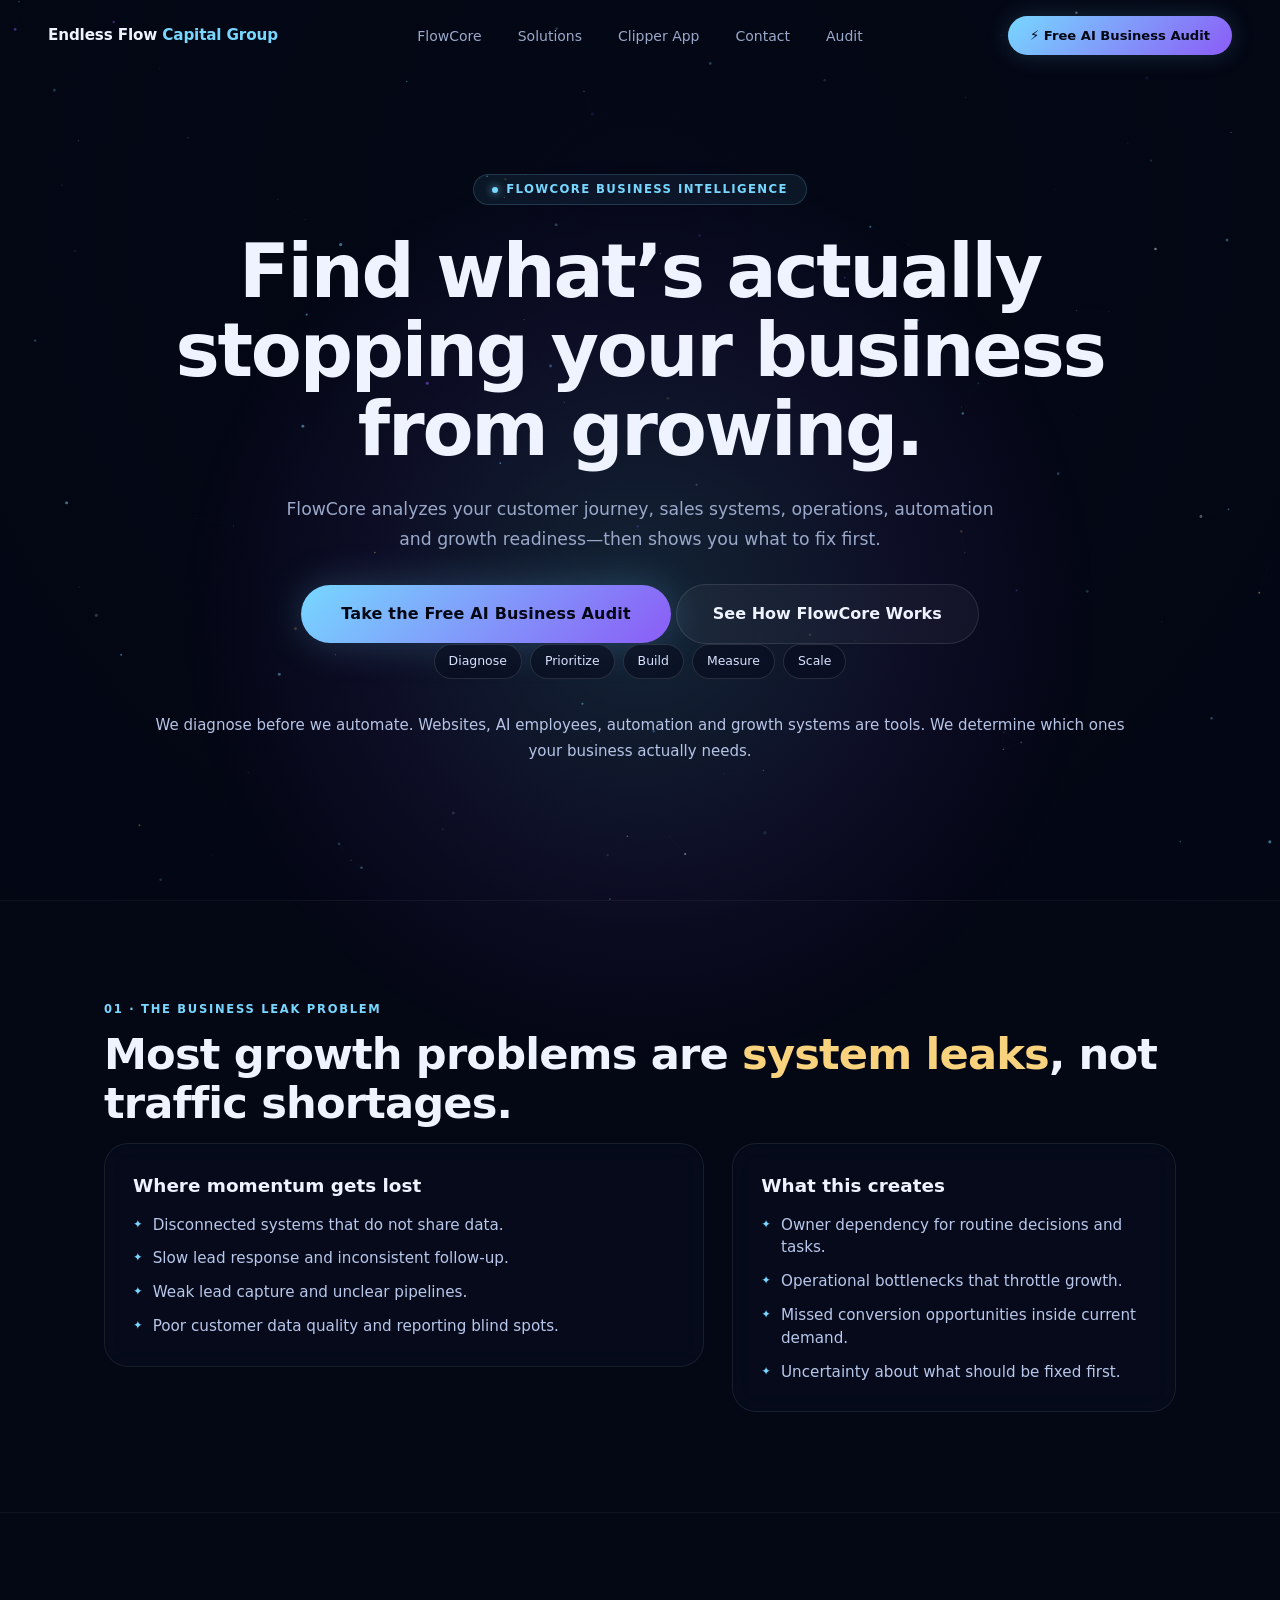
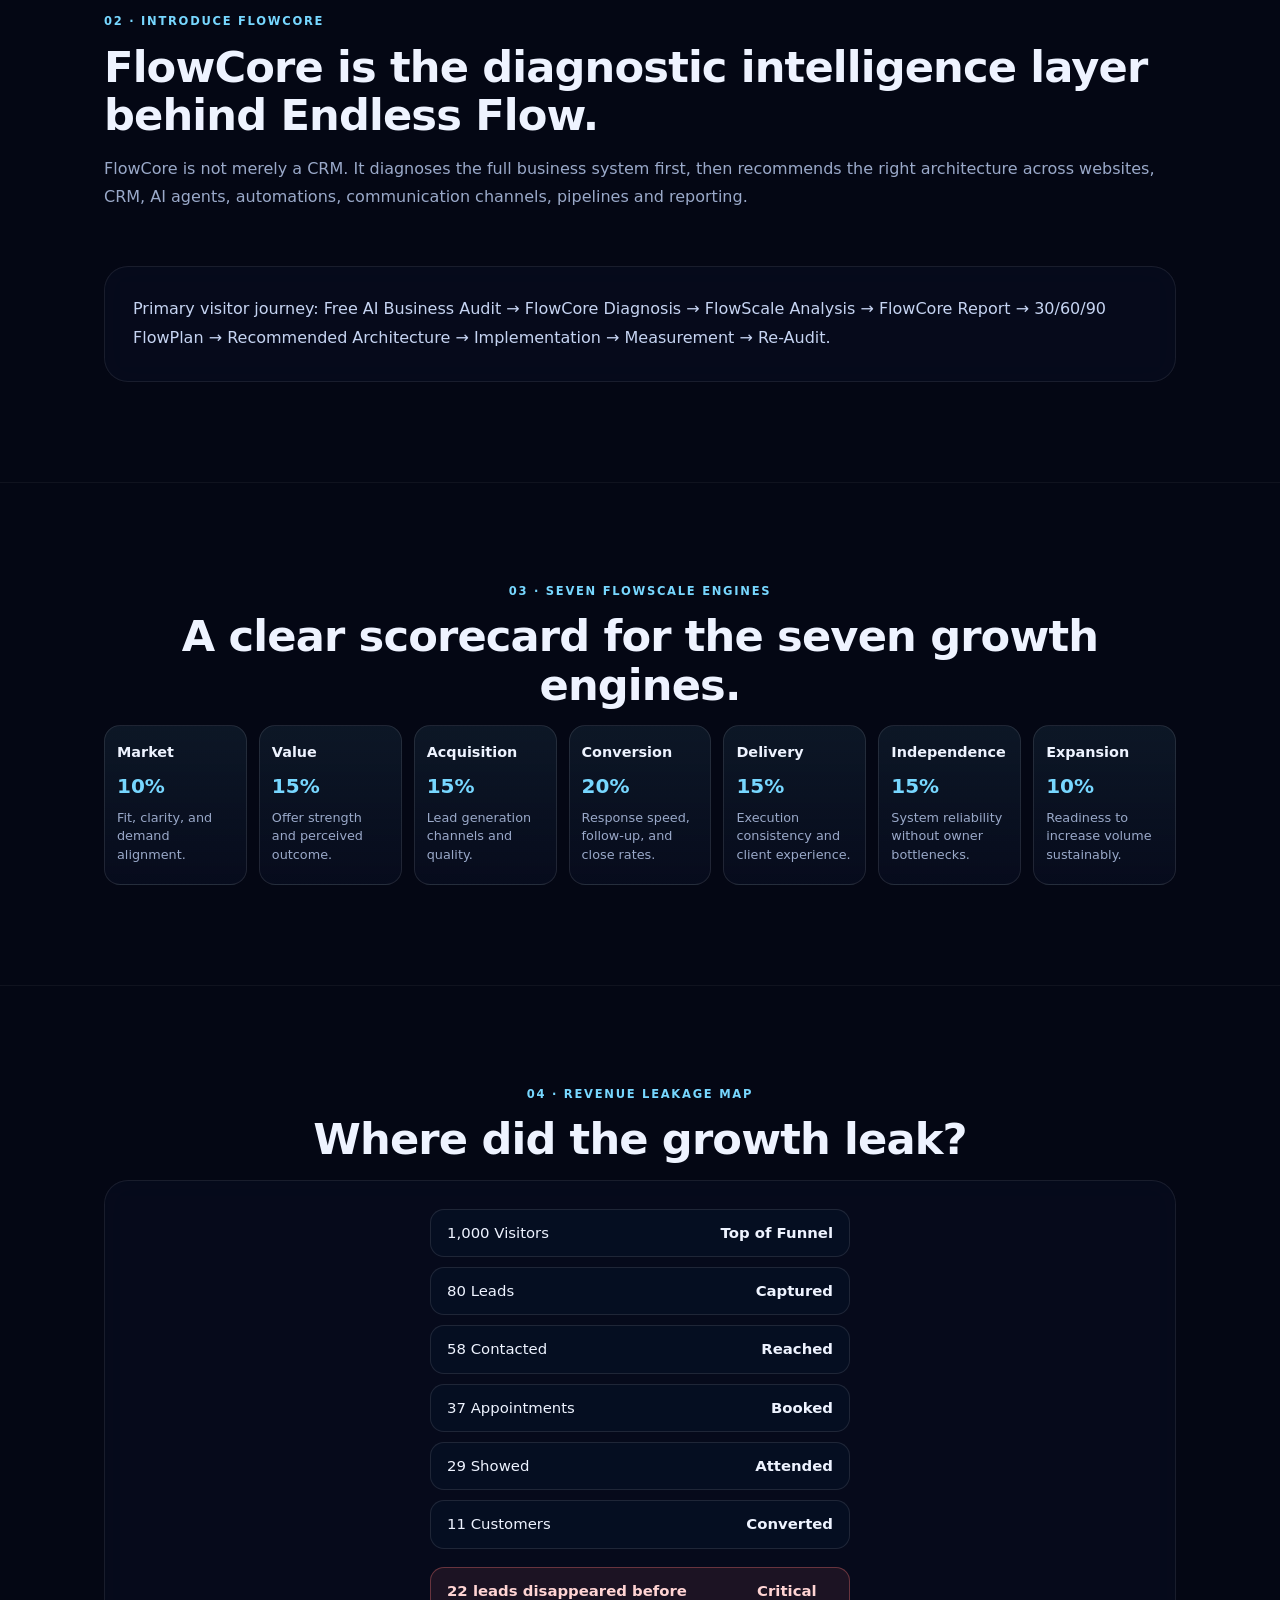
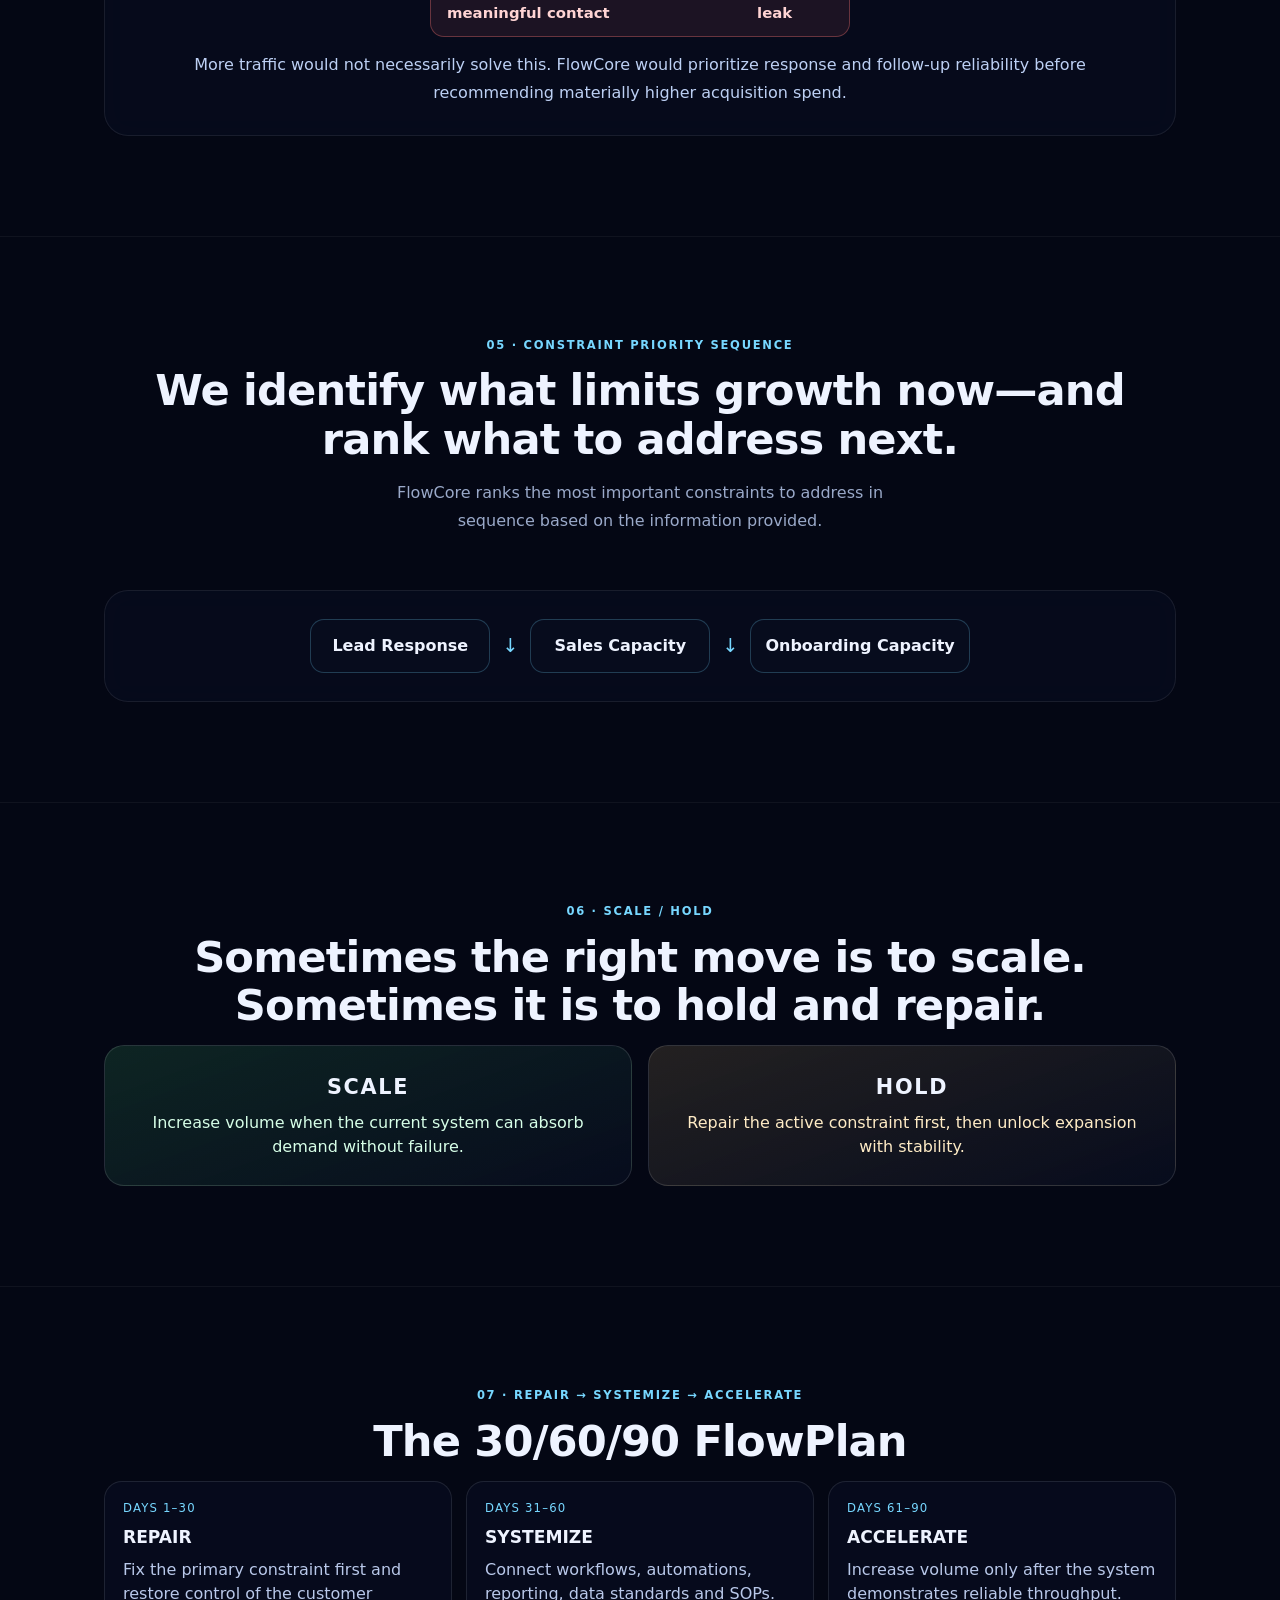
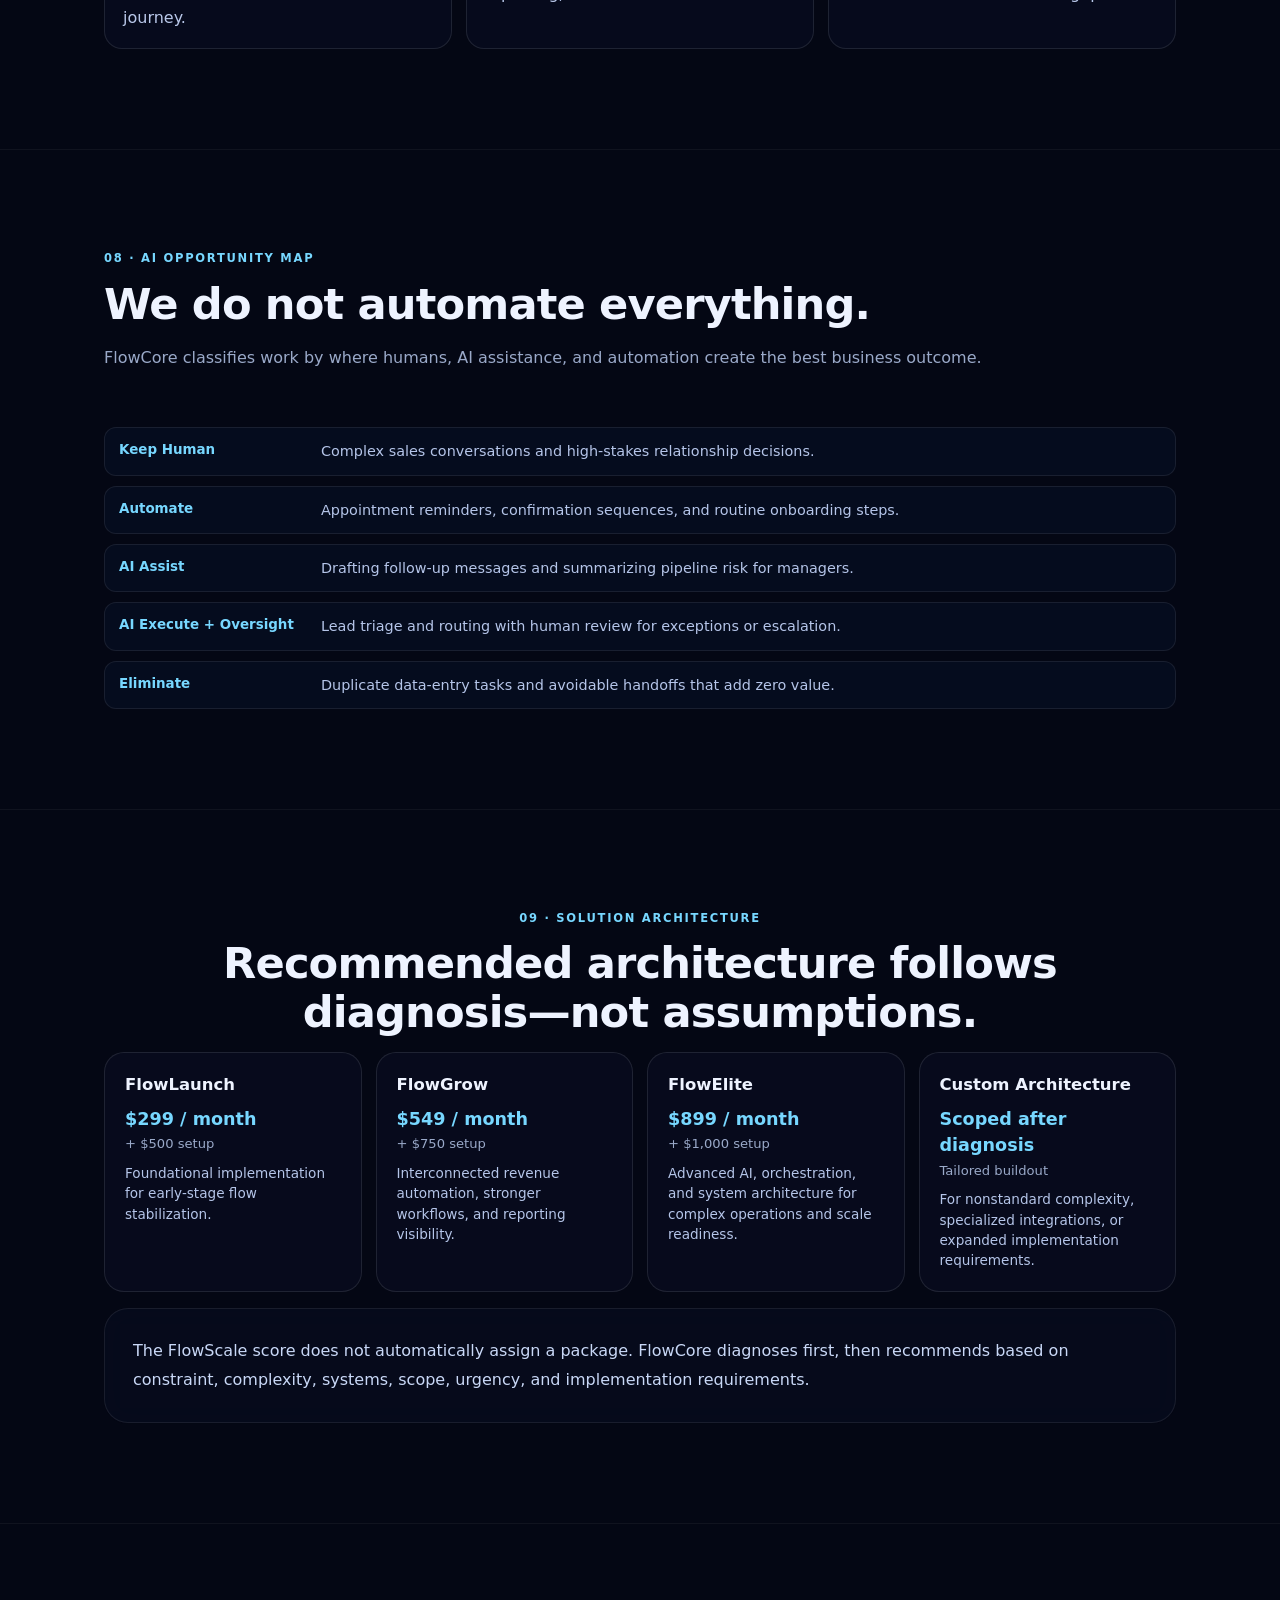
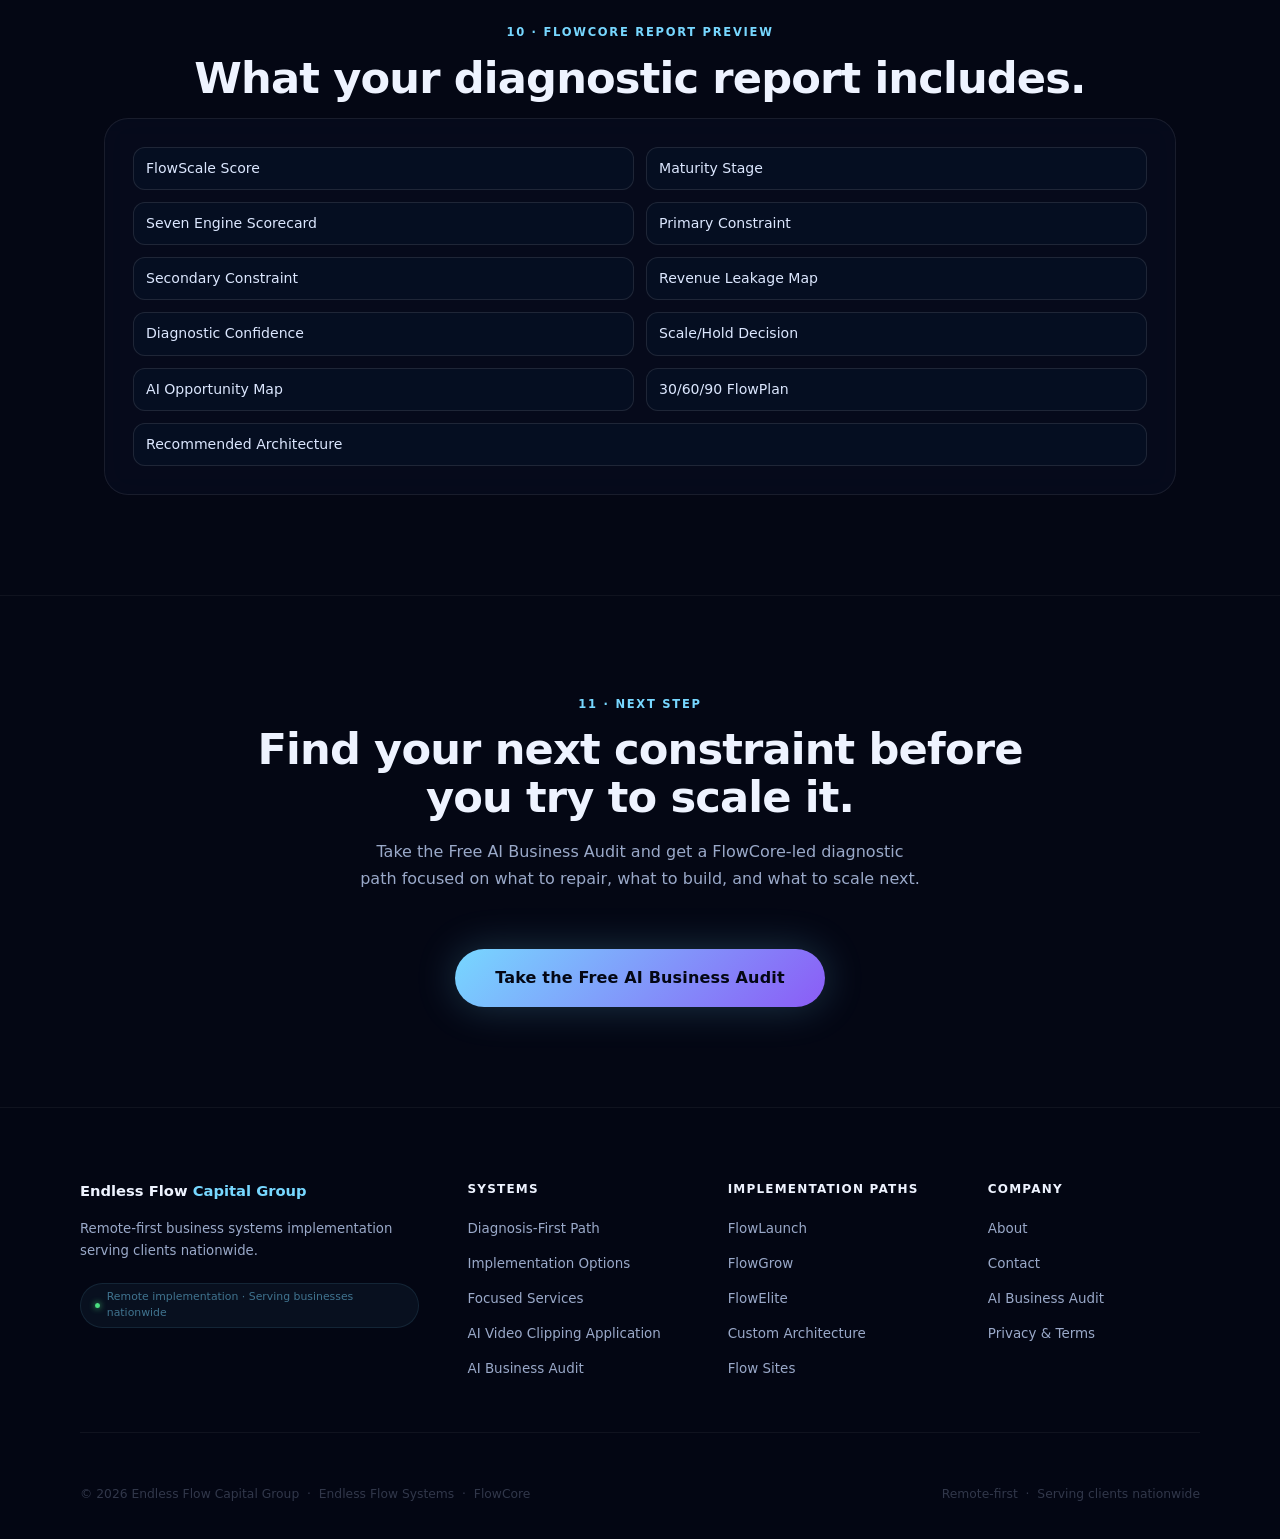
<file: index.html>
<!DOCTYPE html>
<html lang="en">
<head>
  <meta charset="UTF-8" />
  <meta name="viewport" content="width=device-width, initial-scale=1.0" />
  <title>Endless Flow Capital Group | Business Growth Intelligence &amp; Automation</title>
  <meta name="description" content="Business growth intelligence and implementation systems led by FlowCore. Diagnose constraints, prioritize improvements, and scale with aligned automation." />
  <meta property="og:title" content="Endless Flow Capital Group | Business Growth Intelligence &amp; Automation" />
  <meta property="og:description" content="FlowCore-led diagnostics and implementation architecture to help businesses repair constraints before scaling." />
  <meta property="og:type" content="website" />
  <meta property="og:url" content="https://www.endlessflowcapitalgroup.com/" />
  <link rel="canonical" href="https://www.endlessflowcapitalgroup.com/" />
  <link rel="stylesheet" href="styles.css" />
  <style>
    .ef-home-hero { min-height:100vh; display:flex; align-items:center; justify-content:center; padding:130px 24px 92px; position:relative; text-align:center; }
    .ef-home-hero::before { content:''; position:absolute; width:min(900px,85vw); height:min(900px,85vw); top:18%; left:50%; transform:translateX(-50%); background:radial-gradient(ellipse,rgba(119,215,255,.14),rgba(139,92,246,.07) 45%,transparent 72%); pointer-events:none; }
    .ef-home-inner { position:relative; z-index:1; max-width:980px; }
    .ef-home-h1 { font-size:clamp(2.1rem,6vw,4.65rem); line-height:1.06; letter-spacing:-.03em; font-weight:900; margin-bottom:24px; }
    .ef-home-sub { font-size:1.08rem; line-height:1.75; color:#9aa9c9; max-width:730px; margin:0 auto 30px; }
    .ef-journey { display:flex; flex-wrap:wrap; justify-content:center; gap:8px; margin:0 auto 34px; max-width:930px; }
    .ef-journey-step { border:1px solid rgba(255,255,255,.12); background:rgba(8,13,31,.65); border-radius:999px; padding:7px 14px; font-size:.78rem; color:#d8e3ff; }
    .ef-hero-pos { margin-top:26px; color:#b6c4e5; font-size:.94rem; line-height:1.7; }
    .ef-home-grid-two { display:grid; grid-template-columns:1.15fr .85fr; gap:28px; align-items:start; }
    .ef-card { background:rgba(8,13,31,.72); border:1px solid rgba(255,255,255,.08); border-radius:24px; padding:28px; backdrop-filter:blur(14px); }
    .ef-card h3 { font-size:1.15rem; margin-bottom:14px; }
    .ef-list { list-style:none; display:grid; gap:11px; }
    .ef-list li { display:flex; gap:10px; align-items:flex-start; color:#b8c7ea; font-size:.95rem; line-height:1.5; }
    .ef-list li::before { content:'\2726'; color:#77d7ff; margin-top:2px; font-size:.72rem; }
    .ef-engines { display:grid; grid-template-columns:repeat(7,minmax(0,1fr)); gap:12px; }
    .ef-engine { padding:16px 12px; border-radius:16px; border:1px solid rgba(255,255,255,.1); background:linear-gradient(180deg,rgba(119,215,255,.08),rgba(8,13,31,.8)); min-height:160px; }
    .ef-engine-name { font-weight:800; font-size:.9rem; }
    .ef-engine-pct { color:#77d7ff; font-weight:900; font-size:1.25rem; margin:7px 0 8px; }
    .ef-engine p { color:#9aa9c9; font-size:.8rem; line-height:1.45; }
    .ef-funnel { display:grid; gap:10px; max-width:420px; margin:0 auto 18px; }
    .ef-funnel-row { border:1px solid rgba(255,255,255,.1); border-radius:14px; background:rgba(7,17,38,.66); padding:12px 16px; display:flex; justify-content:space-between; font-size:.93rem; }
    .ef-funnel-loss { border-color:rgba(248,113,113,.35); background:rgba(248,113,113,.09); color:#ffd4d4; font-weight:700; }
    .ef-chain { display:flex; align-items:center; justify-content:center; flex-wrap:wrap; gap:12px; }
    .ef-chain-node { min-width:180px; text-align:center; border:1px solid rgba(119,215,255,.24); border-radius:14px; background:rgba(8,13,31,.78); padding:14px; font-weight:700; }
    .ef-chain-arrow { color:#77d7ff; font-size:1.2rem; }
    .ef-scale-hold { display:grid; grid-template-columns:1fr 1fr; gap:16px; }
    .ef-scale, .ef-hold { text-align:center; border-radius:20px; padding:26px 20px; border:1px solid rgba(255,255,255,.12); }
    .ef-scale { background:linear-gradient(160deg,rgba(74,222,128,.14),rgba(8,13,31,.85)); }
    .ef-hold { background:linear-gradient(160deg,rgba(248,210,124,.13),rgba(8,13,31,.85)); }
    .ef-scale h3, .ef-hold h3 { font-size:1.3rem; letter-spacing:.08em; margin-bottom:8px; }
    .ef-flowplan { display:grid; grid-template-columns:repeat(3,1fr); gap:14px; }
    .ef-phase { border-radius:18px; border:1px solid rgba(255,255,255,.1); background:rgba(8,13,31,.74); padding:18px; }
    .ef-phase span { display:block; font-size:.73rem; letter-spacing:.1em; color:#77d7ff; text-transform:uppercase; margin-bottom:7px; }
    .ef-phase h4 { margin-bottom:8px; font-size:1.07rem; }
    .ef-opportunity { display:grid; gap:10px; }
    .ef-op-row { display:grid; grid-template-columns:190px 1fr; gap:12px; border:1px solid rgba(255,255,255,.08); border-radius:12px; padding:12px 14px; background:rgba(7,17,38,.62); }
    .ef-op-type { font-size:.84rem; font-weight:800; color:#77d7ff; }
    .ef-op-text { color:#b5c5e9; font-size:.9rem; line-height:1.55; }
    .ef-packages { display:grid; grid-template-columns:repeat(4,1fr); gap:14px; }
    .ef-package { background:rgba(8,13,31,.75); border:1px solid rgba(255,255,255,.1); border-radius:20px; padding:20px; }
    .ef-package h4 { margin-bottom:8px; font-size:1.03rem; }
    .ef-package .price { color:#77d7ff; font-weight:900; font-size:1.1rem; margin-bottom:2px; }
    .ef-package .setup { color:#9aa9c9; font-size:.82rem; margin-bottom:9px; }
    .ef-package p { color:#b5c5e9; font-size:.85rem; line-height:1.5; }
    .ef-report { display:grid; grid-template-columns:repeat(2,1fr); gap:12px; }
    .ef-report-item { border:1px solid rgba(255,255,255,.1); border-radius:12px; padding:10px 12px; font-size:.88rem; color:#dce7ff; background:rgba(7,17,38,.65); }
    .ef-final { text-align:center; max-width:860px; }

    @media (max-width:1080px){
      .ef-engines { grid-template-columns:repeat(4,minmax(0,1fr)); }
      .ef-packages { grid-template-columns:repeat(2,1fr); }
    }
    @media (max-width:900px){
      .ef-home-grid-two, .ef-scale-hold { grid-template-columns:1fr; }
      .ef-flowplan { grid-template-columns:1fr; }
      .ef-op-row { grid-template-columns:1fr; }
    }
    @media (max-width:680px){
      .ef-home-hero { padding:118px 20px 64px; }
      .ef-engines, .ef-report, .ef-packages { grid-template-columns:1fr; }
    }
  </style>
</head>
<body class="ef-body">
  <canvas class="ef-canvas" id="efCanvas"></canvas>
  <div class="ef-page">
    <div id="ef-nav-mount"></div>

    <section class="ef-home-hero">
      <div class="ef-home-inner">
        <div class="ef-badge ef-reveal"><span class="ef-badge-dot"></span>FlowCore Business Intelligence</div>
        <h1 class="ef-home-h1 ef-reveal ef-d1">Find what&rsquo;s actually stopping your business from growing.</h1>
        <p class="ef-home-sub ef-reveal ef-d2">FlowCore analyzes your customer journey, sales systems, operations, automation and growth readiness&mdash;then shows you what to fix first.</p>
        <div class="ef-hero-btns ef-reveal ef-d3">
          <a href="audit.html" class="ef-btn-primary">Take the Free AI Business Audit</a>
          <a href="#flowcore-intro" class="ef-btn-secondary">See How FlowCore Works</a>
        </div>
        <div class="ef-journey ef-reveal ef-d4">
          <span class="ef-journey-step">Diagnose</span><span class="ef-journey-step">Prioritize</span><span class="ef-journey-step">Build</span><span class="ef-journey-step">Measure</span><span class="ef-journey-step">Scale</span>
        </div>
        <p class="ef-hero-pos ef-reveal">We diagnose before we automate. Websites, AI employees, automation and growth systems are tools. We determine which ones your business actually needs.</p>
      </div>
    </section>

    <hr class="ef-divider" />

    <section class="ef-section" id="leaks">
      <div class="ef-section-label">01 · The Business Leak Problem</div>
      <h2 class="ef-section-title ef-reveal">Most growth problems are <span class="ef-gold">system leaks</span>, not traffic shortages.</h2>
      <div class="ef-home-grid-two">
        <div class="ef-card ef-reveal">
          <h3>Where momentum gets lost</h3>
          <ul class="ef-list">
            <li>Disconnected systems that do not share data.</li>
            <li>Slow lead response and inconsistent follow-up.</li>
            <li>Weak lead capture and unclear pipelines.</li>
            <li>Poor customer data quality and reporting blind spots.</li>
          </ul>
        </div>
        <div class="ef-card ef-reveal ef-d1">
          <h3>What this creates</h3>
          <ul class="ef-list">
            <li>Owner dependency for routine decisions and tasks.</li>
            <li>Operational bottlenecks that throttle growth.</li>
            <li>Missed conversion opportunities inside current demand.</li>
            <li>Uncertainty about what should be fixed first.</li>
          </ul>
        </div>
      </div>
    </section>

    <hr class="ef-divider" />

    <section class="ef-section" id="flowcore-intro">
      <div class="ef-section-label">02 · Introduce FlowCore</div>
      <h2 class="ef-section-title ef-reveal">FlowCore is the diagnostic intelligence layer behind Endless Flow.</h2>
      <p class="ef-section-sub ef-reveal">FlowCore is not merely a CRM. It diagnoses the full business system first, then recommends the right architecture across websites, CRM, AI agents, automations, communication channels, pipelines and reporting.</p>
      <div class="ef-card ef-reveal ef-d1">
        <p style="color:#c6d4f2;line-height:1.8;">Primary visitor journey: Free AI Business Audit &rarr; FlowCore Diagnosis &rarr; FlowScale Analysis &rarr; FlowCore Report &rarr; 30/60/90 FlowPlan &rarr; Recommended Architecture &rarr; Implementation &rarr; Measurement &rarr; Re-Audit.</p>
      </div>
    </section>

    <hr class="ef-divider" />

    <section class="ef-section" id="engines">
      <div class="ef-section-label ef-center">03 · Seven FlowScale Engines</div>
      <h2 class="ef-section-title ef-center ef-reveal">A clear scorecard for the seven growth engines.</h2>
      <div class="ef-engines ef-reveal ef-d1">
        <article class="ef-engine"><div class="ef-engine-name">Market</div><div class="ef-engine-pct">10%</div><p>Fit, clarity, and demand alignment.</p></article>
        <article class="ef-engine"><div class="ef-engine-name">Value</div><div class="ef-engine-pct">15%</div><p>Offer strength and perceived outcome.</p></article>
        <article class="ef-engine"><div class="ef-engine-name">Acquisition</div><div class="ef-engine-pct">15%</div><p>Lead generation channels and quality.</p></article>
        <article class="ef-engine"><div class="ef-engine-name">Conversion</div><div class="ef-engine-pct">20%</div><p>Response speed, follow-up, and close rates.</p></article>
        <article class="ef-engine"><div class="ef-engine-name">Delivery</div><div class="ef-engine-pct">15%</div><p>Execution consistency and client experience.</p></article>
        <article class="ef-engine"><div class="ef-engine-name">Independence</div><div class="ef-engine-pct">15%</div><p>System reliability without owner bottlenecks.</p></article>
        <article class="ef-engine"><div class="ef-engine-name">Expansion</div><div class="ef-engine-pct">10%</div><p>Readiness to increase volume sustainably.</p></article>
      </div>
    </section>

    <hr class="ef-divider" />

    <section class="ef-section" id="leakage-map">
      <div class="ef-section-label ef-center">04 · Revenue Leakage Map</div>
      <h2 class="ef-section-title ef-center ef-reveal">Where did the growth leak?</h2>
      <div class="ef-card ef-reveal ef-d1">
        <div class="ef-funnel">
          <div class="ef-funnel-row"><span>1,000 Visitors</span><strong>Top of Funnel</strong></div>
          <div class="ef-funnel-row"><span>80 Leads</span><strong>Captured</strong></div>
          <div class="ef-funnel-row"><span>58 Contacted</span><strong>Reached</strong></div>
          <div class="ef-funnel-row"><span>37 Appointments</span><strong>Booked</strong></div>
          <div class="ef-funnel-row"><span>29 Showed</span><strong>Attended</strong></div>
          <div class="ef-funnel-row"><span>11 Customers</span><strong>Converted</strong></div>
        </div>
        <div class="ef-funnel-row ef-funnel-loss" style="max-width:420px;margin:0 auto 14px;"><span>22 leads disappeared before meaningful contact</span><strong>Critical leak</strong></div>
        <p style="color:#bdd0f4;text-align:center;line-height:1.75;">More traffic would not necessarily solve this. FlowCore would prioritize response and follow-up reliability before recommending materially higher acquisition spend.</p>
      </div>
    </section>

    <hr class="ef-divider" />

    <section class="ef-section" id="constraint-chain">
      <div class="ef-section-label ef-center">05 · Constraint Priority Sequence</div>
      <h2 class="ef-section-title ef-center ef-reveal">We identify what limits growth now&mdash;and rank what to address next.</h2>
      <p class="ef-section-sub ef-center ef-reveal">FlowCore ranks the most important constraints to address in sequence based on the information provided.</p>
      <div class="ef-card ef-reveal ef-d1">
        <div class="ef-chain">
          <div class="ef-chain-node">Lead Response</div><div class="ef-chain-arrow">&#8595;</div>
          <div class="ef-chain-node">Sales Capacity</div><div class="ef-chain-arrow">&#8595;</div>
          <div class="ef-chain-node">Onboarding Capacity</div>
        </div>
      </div>
    </section>

    <hr class="ef-divider" />

    <section class="ef-section" id="scale-hold">
      <div class="ef-section-label ef-center">06 · Scale / Hold</div>
      <h2 class="ef-section-title ef-center ef-reveal">Sometimes the right move is to scale. Sometimes it is to hold and repair.</h2>
      <div class="ef-scale-hold ef-reveal ef-d1">
        <div class="ef-scale"><h3>SCALE</h3><p style="color:#d7ffe8;">Increase volume when the current system can absorb demand without failure.</p></div>
        <div class="ef-hold"><h3>HOLD</h3><p style="color:#ffecc6;">Repair the active constraint first, then unlock expansion with stability.</p></div>
      </div>
    </section>

    <hr class="ef-divider" />

    <section class="ef-section" id="flowplan">
      <div class="ef-section-label ef-center">07 · Repair → Systemize → Accelerate</div>
      <h2 class="ef-section-title ef-center ef-reveal">The 30/60/90 FlowPlan</h2>
      <div class="ef-flowplan ef-reveal ef-d1">
        <article class="ef-phase"><span>Days 1&ndash;30</span><h4>REPAIR</h4><p style="color:#b9c8ea;">Fix the primary constraint first and restore control of the customer journey.</p></article>
        <article class="ef-phase"><span>Days 31&ndash;60</span><h4>SYSTEMIZE</h4><p style="color:#b9c8ea;">Connect workflows, automations, reporting, data standards and SOPs.</p></article>
        <article class="ef-phase"><span>Days 61&ndash;90</span><h4>ACCELERATE</h4><p style="color:#b9c8ea;">Increase volume only after the system demonstrates reliable throughput.</p></article>
      </div>
    </section>

    <hr class="ef-divider" />

    <section class="ef-section" id="ai-map">
      <div class="ef-section-label">08 · AI Opportunity Map</div>
      <h2 class="ef-section-title ef-reveal">We do not automate everything.</h2>
      <p class="ef-section-sub ef-reveal">FlowCore classifies work by where humans, AI assistance, and automation create the best business outcome.</p>
      <div class="ef-opportunity ef-reveal ef-d1">
        <div class="ef-op-row"><div class="ef-op-type">Keep Human</div><div class="ef-op-text">Complex sales conversations and high-stakes relationship decisions.</div></div>
        <div class="ef-op-row"><div class="ef-op-type">Automate</div><div class="ef-op-text">Appointment reminders, confirmation sequences, and routine onboarding steps.</div></div>
        <div class="ef-op-row"><div class="ef-op-type">AI Assist</div><div class="ef-op-text">Drafting follow-up messages and summarizing pipeline risk for managers.</div></div>
        <div class="ef-op-row"><div class="ef-op-type">AI Execute + Oversight</div><div class="ef-op-text">Lead triage and routing with human review for exceptions or escalation.</div></div>
        <div class="ef-op-row"><div class="ef-op-type">Eliminate</div><div class="ef-op-text">Duplicate data-entry tasks and avoidable handoffs that add zero value.</div></div>
      </div>
    </section>

    <hr class="ef-divider" />

    <section class="ef-section" id="architecture">
      <div class="ef-section-label ef-center">09 · Solution Architecture</div>
      <h2 class="ef-section-title ef-center ef-reveal">Recommended architecture follows diagnosis&mdash;not assumptions.</h2>
      <div class="ef-packages ef-reveal ef-d1">
        <article class="ef-package"><h4>FlowLaunch</h4><div class="price">$299 / month</div><div class="setup">+ $500 setup</div><p>Foundational implementation for early-stage flow stabilization.</p></article>
        <article class="ef-package"><h4>FlowGrow</h4><div class="price">$549 / month</div><div class="setup">+ $750 setup</div><p>Interconnected revenue automation, stronger workflows, and reporting visibility.</p></article>
        <article class="ef-package"><h4>FlowElite</h4><div class="price">$899 / month</div><div class="setup">+ $1,000 setup</div><p>Advanced AI, orchestration, and system architecture for complex operations and scale readiness.</p></article>
        <article class="ef-package"><h4>Custom Architecture</h4><div class="price">Scoped after diagnosis</div><div class="setup">Tailored buildout</div><p>For nonstandard complexity, specialized integrations, or expanded implementation requirements.</p></article>
      </div>
      <div class="ef-card ef-reveal ef-d2" style="margin-top:16px;">
        <p style="color:#c9d8f7;line-height:1.8;">The FlowScale score does not automatically assign a package. FlowCore diagnoses first, then recommends based on constraint, complexity, systems, scope, urgency, and implementation requirements.</p>
      </div>
    </section>

    <hr class="ef-divider" />

    <section class="ef-section" id="report-preview">
      <div class="ef-section-label ef-center">10 · FlowCore Report Preview</div>
      <h2 class="ef-section-title ef-center ef-reveal">What your diagnostic report includes.</h2>
      <div class="ef-card ef-reveal ef-d1">
        <div class="ef-report">
          <div class="ef-report-item">FlowScale Score</div><div class="ef-report-item">Maturity Stage</div>
          <div class="ef-report-item">Seven Engine Scorecard</div><div class="ef-report-item">Primary Constraint</div>
          <div class="ef-report-item">Secondary Constraint</div><div class="ef-report-item">Revenue Leakage Map</div>
          <div class="ef-report-item">Diagnostic Confidence</div><div class="ef-report-item">Scale/Hold Decision</div>
          <div class="ef-report-item">AI Opportunity Map</div><div class="ef-report-item">30/60/90 FlowPlan</div>
          <div class="ef-report-item" style="grid-column:1/-1;">Recommended Architecture</div>
        </div>
      </div>
    </section>

    <hr class="ef-divider" />

    <section class="ef-section ef-final" id="final-cta">
      <div class="ef-section-label ef-center">11 · Next Step</div>
      <h2 class="ef-section-title ef-center ef-reveal">Find your next constraint before you try to scale it.</h2>
      <p class="ef-section-sub ef-center ef-reveal">Take the Free AI Business Audit and get a FlowCore-led diagnostic path focused on what to repair, what to build, and what to scale next.</p>
      <a href="audit.html" class="ef-btn-primary ef-reveal ef-d1">Take the Free AI Business Audit</a>
    </section>

    <div id="ef-footer-mount"></div>
  </div>

  <script src="nav.js"></script>
</body>
</html>
</file>
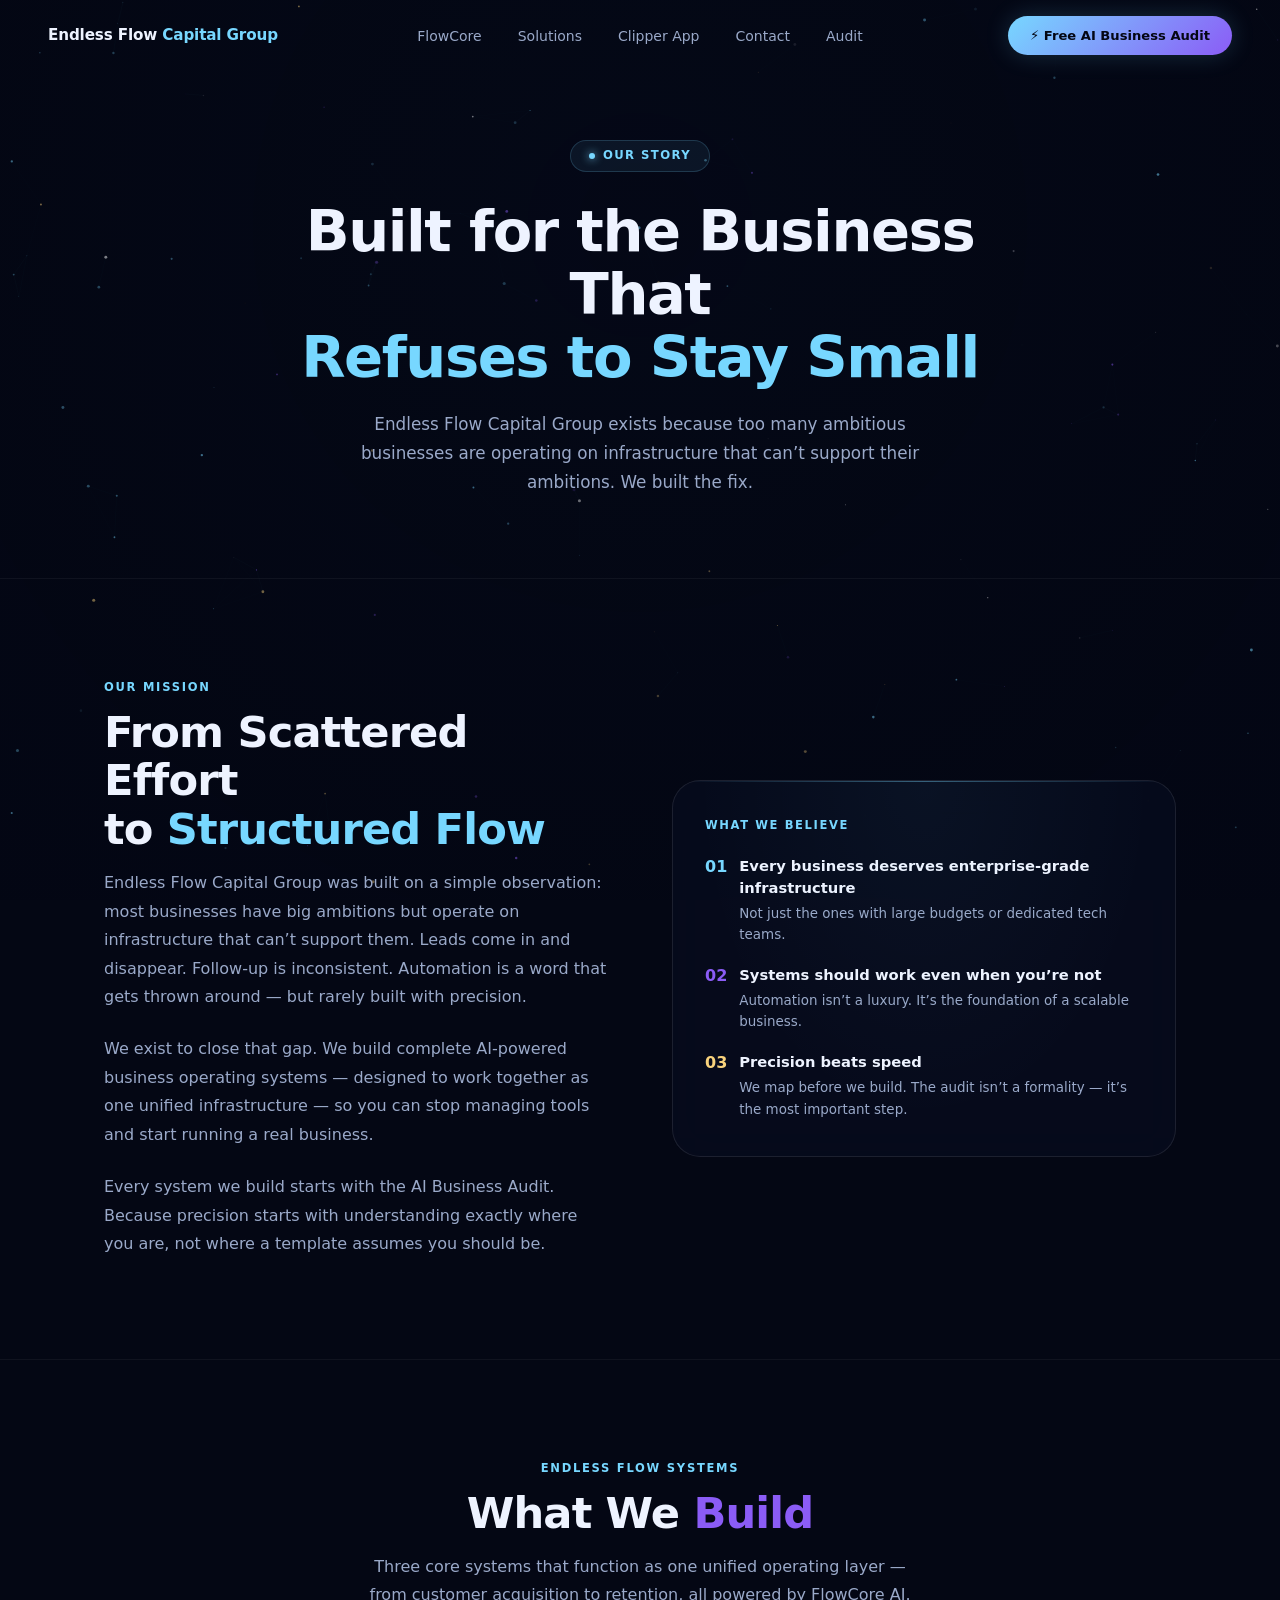
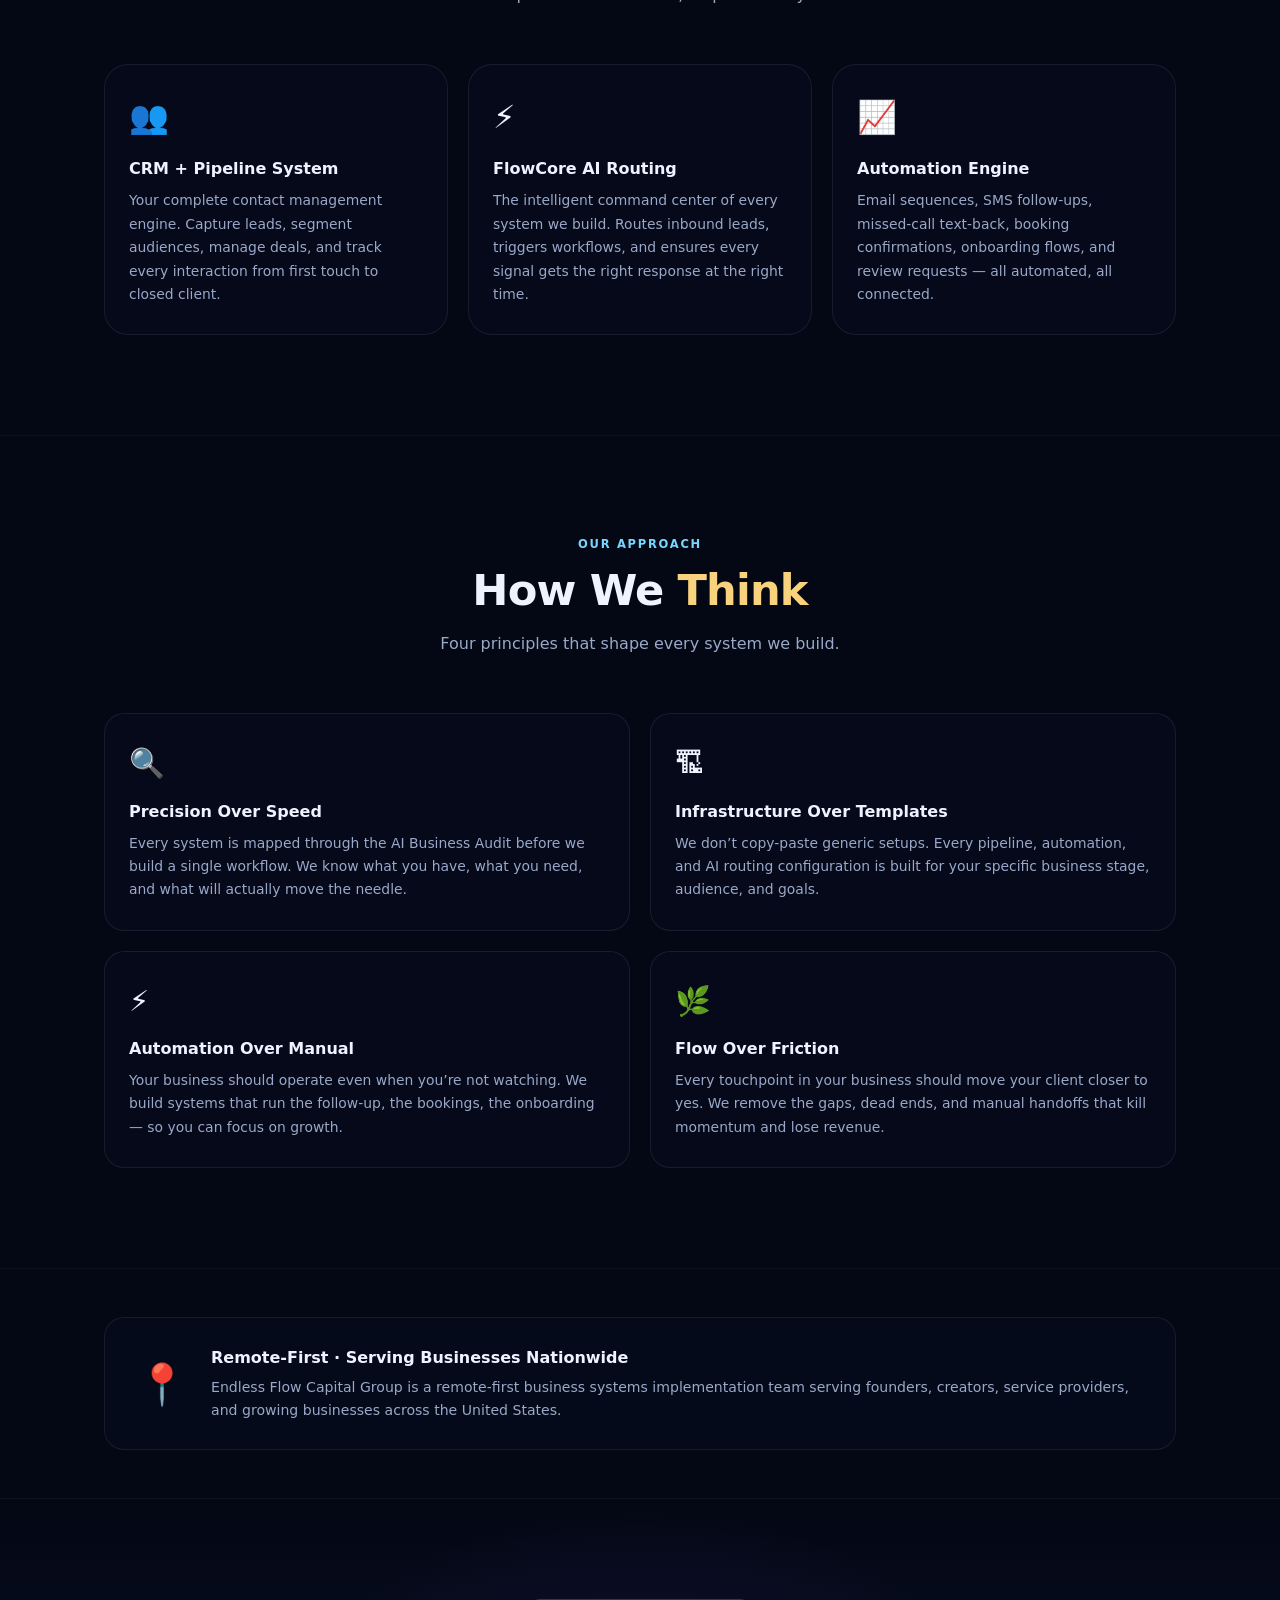
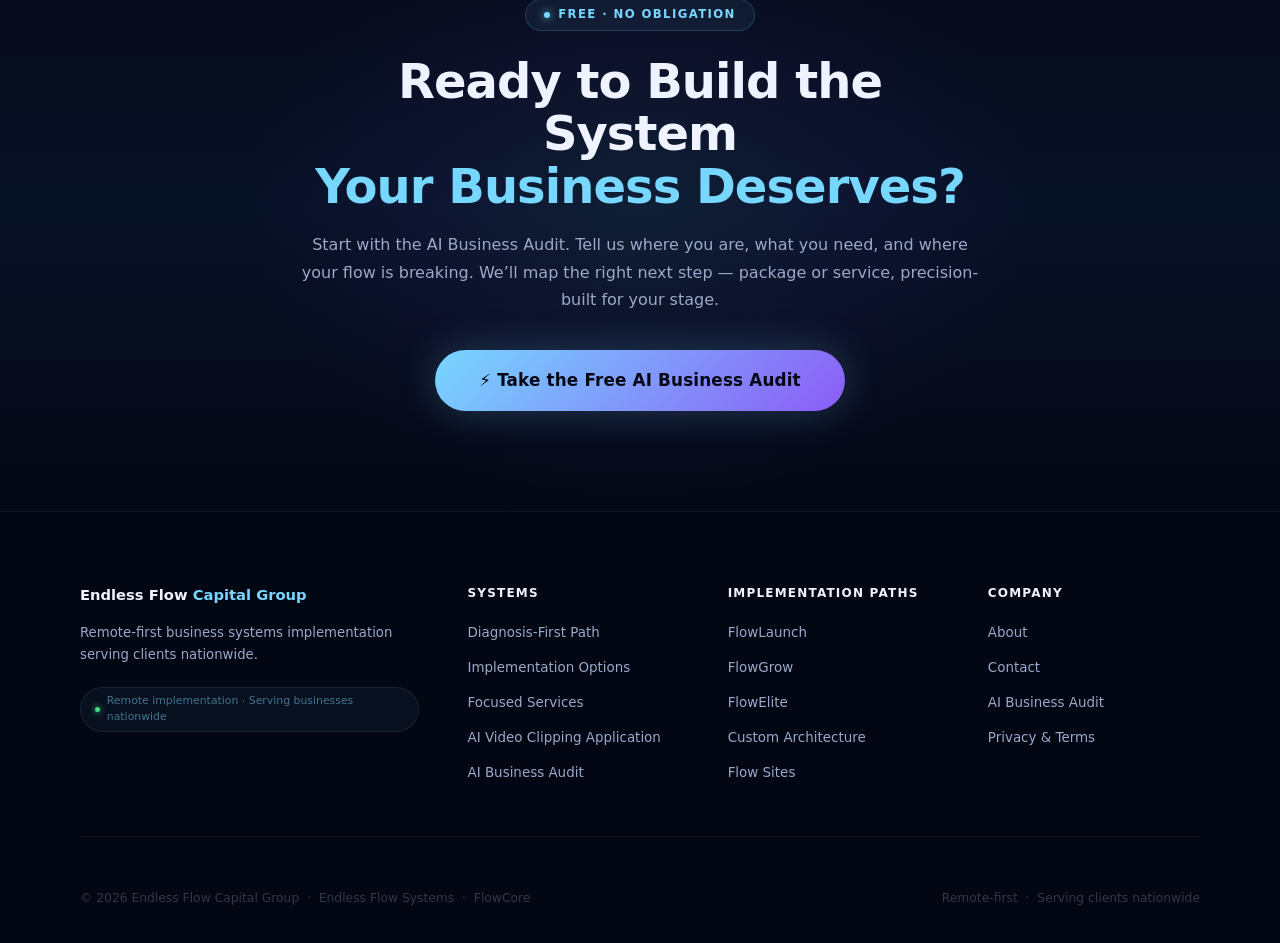
<file: about.html>
<!DOCTYPE html>
<html lang="en">
<head>
  <meta charset="UTF-8" />
  <meta name="viewport" content="width=device-width, initial-scale=1.0" />
  <title>About — Endless Flow Capital Group</title>
  <meta name="description" content="Endless Flow Capital Group builds remote-first business operating systems serving clients nationwide." />
  <meta property="og:title" content="About — Endless Flow Capital Group" />
  <meta property="og:description" content="We build precision AI systems that replace scattered tools with structured, automated flow." />
  <meta property="og:type" content="website" />
  <meta property="og:url" content="https://www.endlessflowcapitalgroup.com/about.html" />
  <link rel="canonical" href="https://www.endlessflowcapitalgroup.com/about.html" />
  <link rel="manifest" href="manifest.json" />
  <meta name="theme-color" content="#040714" />
  <link rel="stylesheet" href="styles.css" />
  <style>
    .ef-about-split { display:grid; grid-template-columns:1fr 1fr; gap:64px; align-items:center; }
    .ef-values-grid { display:grid; grid-template-columns:repeat(2,1fr); gap:20px; }
    .ef-value-card { background:rgba(8,13,31,0.6); border:1px solid rgba(255,255,255,0.08); border-radius:20px; padding:28px 24px; transition:all 0.25s ease; }
    .ef-value-card:hover { border-color:rgba(119,215,255,0.18); transform:translateY(-3px); }
    .ef-value-icon { font-size:1.8rem; margin-bottom:14px; display:block; }
    .ef-value-title { font-size:1rem; font-weight:800; color:#eef3ff; margin-bottom:8px; }
    .ef-value-desc  { font-size:0.87rem; color:#9aa9c9; line-height:1.68; }
    .ef-eco-card  { background:rgba(8,13,31,0.6); border:1px solid rgba(255,255,255,0.08); border-radius:24px; padding:28px 24px; transition:all 0.3s ease; }
    .ef-eco-card:hover { border-color:rgba(119,215,255,0.18); transform:translateY(-4px); }
    .ef-eco-icon  { font-size:2rem; margin-bottom:16px; display:block; }
    .ef-eco-name  { font-size:1rem; font-weight:800; color:#eef3ff; margin-bottom:8px; }
    .ef-eco-desc  { font-size:0.87rem; color:#9aa9c9; line-height:1.68; }
    .ef-eco-grid  { display:grid; grid-template-columns:repeat(3,1fr); gap:20px; }
    .ef-location-card { background:rgba(8,13,31,0.55); border:1px solid rgba(255,255,255,0.07); border-radius:20px; padding:28px 32px; display:flex; align-items:center; gap:24px; }
    .ef-location-icon { font-size:2.5rem; flex-shrink:0; }
    .ef-location-info h4 { font-size:1rem; font-weight:800; color:#eef3ff; margin-bottom:6px; }
    .ef-location-info p  { font-size:0.88rem; color:#9aa9c9; line-height:1.6; }
    .ef-cta-section { position:relative; overflow:hidden; padding:100px 24px; background:linear-gradient(180deg,#040714 0%,#071126 50%,#040714 100%); }
    .ef-cta-glow { position:absolute; top:50%; left:50%; transform:translate(-50%,-50%); width:800px; height:600px; background:radial-gradient(ellipse,rgba(119,215,255,0.07) 0%,rgba(139,92,246,0.05) 40%,transparent 70%); pointer-events:none; }
    .ef-cta-inner { position:relative; z-index:1; max-width:680px; margin:0 auto; text-align:center; }
    .ef-cta-title { font-size:clamp(2rem,4vw,3rem); font-weight:900; letter-spacing:-0.02em; line-height:1.1; margin-bottom:18px; }
    .ef-cta-sub   { font-size:1rem; color:#9aa9c9; line-height:1.72; margin-bottom:36px; }
    @media(max-width:900px){
      .ef-about-split { grid-template-columns:1fr; gap:40px; }
      .ef-eco-grid    { grid-template-columns:1fr; }
      .ef-values-grid { grid-template-columns:1fr; }
    }
  </style>
</head>
<body class="ef-body">
<canvas class="ef-canvas" id="efCanvas"></canvas>
<div class="ef-page">

  <div id="ef-nav-mount"></div>

  <!-- HERO -->
  <div class="ef-page-hero">
    <div class="ef-badge ef-reveal"><span class="ef-badge-dot"></span>Our Story</div>
    <h1 class="ef-page-hero-title ef-reveal ef-d1">
      Built for the Business That<br>
      <span class="ef-cyan">Refuses to Stay Small</span>
    </h1>
    <p class="ef-page-hero-sub ef-reveal ef-d2">
      Endless Flow Capital Group exists because too many ambitious businesses are operating on infrastructure that can&rsquo;t support their ambitions. We built the fix.
    </p>
  </div>

  <hr class="ef-divider" />

  <!-- MISSION -->
  <section class="ef-section">
    <div class="ef-about-split">
      <div class="ef-reveal">
        <div class="ef-section-label">Our Mission</div>
        <h2 class="ef-section-title">From Scattered Effort<br>to <span class="ef-cyan">Structured Flow</span></h2>
        <p style="color:#9aa9c9;font-size:1rem;line-height:1.78;margin-bottom:24px;">
          Endless Flow Capital Group was built on a simple observation: most businesses have big ambitions but operate on infrastructure that can&rsquo;t support them. Leads come in and disappear. Follow-up is inconsistent. Automation is a word that gets thrown around &mdash; but rarely built with precision.
        </p>
        <p style="color:#9aa9c9;font-size:1rem;line-height:1.78;margin-bottom:24px;">
          We exist to close that gap. We build complete AI-powered business operating systems &mdash; designed to work together as one unified infrastructure &mdash; so you can stop managing tools and start running a real business.
        </p>
        <p style="color:#9aa9c9;font-size:1rem;line-height:1.78;">
          Every system we build starts with the AI Business Audit. Because precision starts with understanding exactly where you are, not where a template assumes you should be.
        </p>
      </div>
      <div class="ef-reveal ef-d2">
        <div class="ef-glass-card">
          <div style="font-size:0.72rem;font-weight:700;color:#77d7ff;text-transform:uppercase;letter-spacing:0.14em;margin-bottom:20px;">What We Believe</div>
          <div style="display:flex;flex-direction:column;gap:18px;">
            <div style="display:flex;gap:12px;">
              <span style="color:#77d7ff;font-weight:700;flex-shrink:0;">01</span>
              <div><div style="font-size:0.92rem;font-weight:700;color:#eef3ff;margin-bottom:4px;">Every business deserves enterprise-grade infrastructure</div><div style="font-size:0.84rem;color:#9aa9c9;line-height:1.6;">Not just the ones with large budgets or dedicated tech teams.</div></div>
            </div>
            <div style="display:flex;gap:12px;">
              <span style="color:#8b5cf6;font-weight:700;flex-shrink:0;">02</span>
              <div><div style="font-size:0.92rem;font-weight:700;color:#eef3ff;margin-bottom:4px;">Systems should work even when you&rsquo;re not</div><div style="font-size:0.84rem;color:#9aa9c9;line-height:1.6;">Automation isn&rsquo;t a luxury. It&rsquo;s the foundation of a scalable business.</div></div>
            </div>
            <div style="display:flex;gap:12px;">
              <span style="color:#f8d27c;font-weight:700;flex-shrink:0;">03</span>
              <div><div style="font-size:0.92rem;font-weight:700;color:#eef3ff;margin-bottom:4px;">Precision beats speed</div><div style="font-size:0.84rem;color:#9aa9c9;line-height:1.6;">We map before we build. The audit isn&rsquo;t a formality &mdash; it&rsquo;s the most important step.</div></div>
            </div>
          </div>
        </div>
      </div>
    </div>
  </section>

  <hr class="ef-divider" />

  <!-- WHAT WE BUILD -->
  <section class="ef-section">
    <div class="ef-section-label ef-center">Endless Flow Systems</div>
    <h2 class="ef-section-title ef-center ef-reveal">What We <span class="ef-violet">Build</span></h2>
    <p class="ef-section-sub ef-center ef-reveal">Three core systems that function as one unified operating layer &mdash; from customer acquisition to retention, all powered by FlowCore AI.</p>
    <div class="ef-eco-grid">
      <div class="ef-eco-card ef-reveal">
        <span class="ef-eco-icon">&#128101;</span>
        <div class="ef-eco-name">CRM + Pipeline System</div>
        <p class="ef-eco-desc">Your complete contact management engine. Capture leads, segment audiences, manage deals, and track every interaction from first touch to closed client.</p>
      </div>
      <div class="ef-eco-card ef-reveal ef-d1">
        <span class="ef-eco-icon">&#9889;</span>
        <div class="ef-eco-name">FlowCore AI Routing</div>
        <p class="ef-eco-desc">The intelligent command center of every system we build. Routes inbound leads, triggers workflows, and ensures every signal gets the right response at the right time.</p>
      </div>
      <div class="ef-eco-card ef-reveal ef-d2">
        <span class="ef-eco-icon">&#128200;</span>
        <div class="ef-eco-name">Automation Engine</div>
        <p class="ef-eco-desc">Email sequences, SMS follow-ups, missed-call text-back, booking confirmations, onboarding flows, and review requests &mdash; all automated, all connected.</p>
      </div>
    </div>
  </section>

  <hr class="ef-divider" />

  <!-- VALUES -->
  <section class="ef-section">
    <div class="ef-section-label ef-center">Our Approach</div>
    <h2 class="ef-section-title ef-center ef-reveal">How We <span class="ef-gold">Think</span></h2>
    <p class="ef-section-sub ef-center ef-reveal">Four principles that shape every system we build.</p>
    <div class="ef-values-grid">
      <div class="ef-value-card ef-reveal">
        <span class="ef-value-icon">&#128269;</span>
        <div class="ef-value-title">Precision Over Speed</div>
        <p class="ef-value-desc">Every system is mapped through the AI Business Audit before we build a single workflow. We know what you have, what you need, and what will actually move the needle.</p>
      </div>
      <div class="ef-value-card ef-reveal ef-d1">
        <span class="ef-value-icon">&#127959;</span>
        <div class="ef-value-title">Infrastructure Over Templates</div>
        <p class="ef-value-desc">We don&rsquo;t copy-paste generic setups. Every pipeline, automation, and AI routing configuration is built for your specific business stage, audience, and goals.</p>
      </div>
      <div class="ef-value-card ef-reveal ef-d2">
        <span class="ef-value-icon">&#9889;</span>
        <div class="ef-value-title">Automation Over Manual</div>
        <p class="ef-value-desc">Your business should operate even when you&rsquo;re not watching. We build systems that run the follow-up, the bookings, the onboarding &mdash; so you can focus on growth.</p>
      </div>
      <div class="ef-value-card ef-reveal ef-d3">
        <span class="ef-value-icon">&#127807;</span>
        <div class="ef-value-title">Flow Over Friction</div>
        <p class="ef-value-desc">Every touchpoint in your business should move your client closer to yes. We remove the gaps, dead ends, and manual handoffs that kill momentum and lose revenue.</p>
      </div>
    </div>
  </section>

  <hr class="ef-divider" />

  <!-- LOCATION -->
  <section class="ef-section" style="padding-top:48px;padding-bottom:48px;">
    <div class="ef-location-card ef-reveal">
      <div class="ef-location-icon">&#128205;</div>
      <div class="ef-location-info">
        <h4>Remote-First &middot; Serving Businesses Nationwide</h4>
        <p>Endless Flow Capital Group is a remote-first business systems implementation team serving founders, creators, service providers, and growing businesses across the United States.</p>
      </div>
    </div>
  </section>

  <hr class="ef-divider" />

  <!-- CTA -->
  <section class="ef-cta-section">
    <div class="ef-cta-glow"></div>
    <div class="ef-cta-inner ef-reveal">
      <div class="ef-badge" style="margin:0 auto 24px;"><span class="ef-badge-dot"></span>Free &middot; No Obligation</div>
      <h2 class="ef-cta-title">Ready to Build the System<br><span class="ef-cyan">Your Business Deserves?</span></h2>
      <p class="ef-cta-sub">Start with the AI Business Audit. Tell us where you are, what you need, and where your flow is breaking. We&rsquo;ll map the right next step &mdash; package or service, precision-built for your stage.</p>
      <a href="audit.html" class="ef-btn-primary" style="font-size:1.05rem;padding:18px 44px;">&#9889; Take the Free AI Business Audit</a>
    </div>
  </section>

  <div id="ef-footer-mount"></div>
</div>
<script src="nav.js"></script>
</body>
</html>
</file>
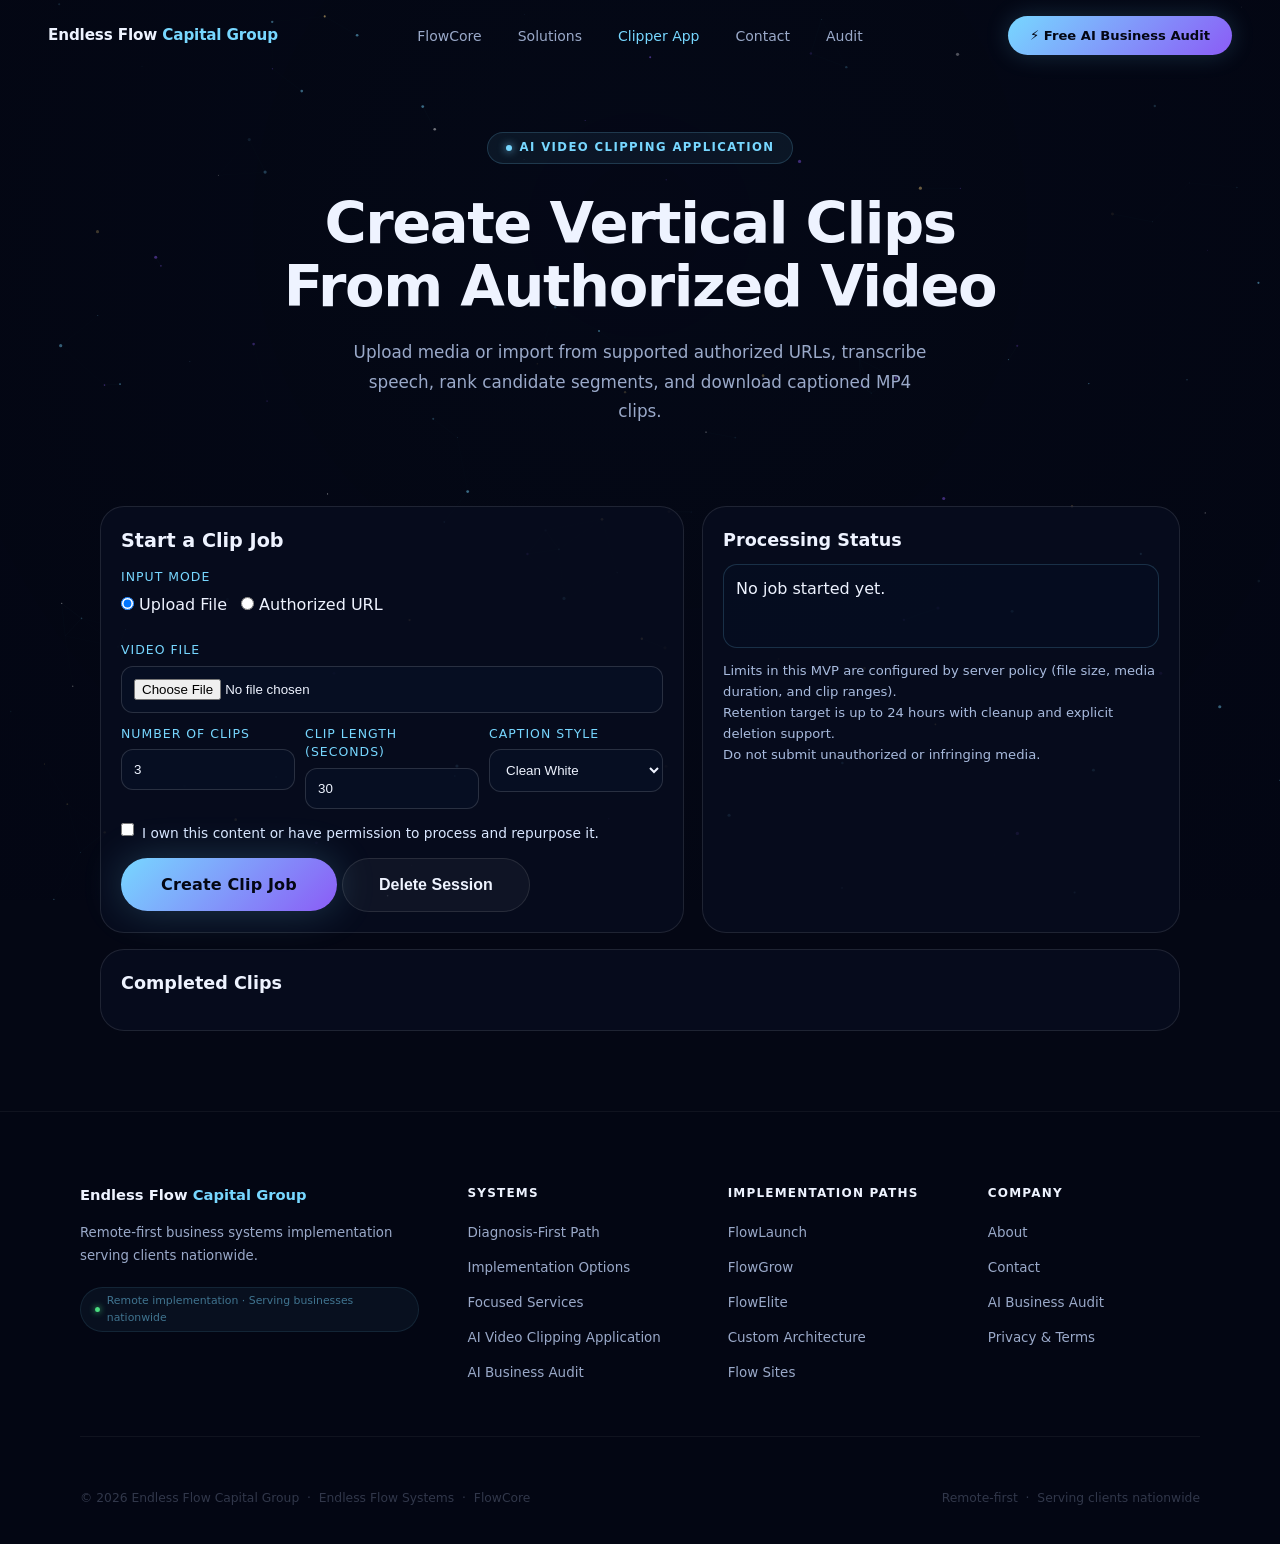
<file: ai-youtube-shorts-generator.html>
<!DOCTYPE html>
<html lang="en">
<head>
  <meta charset="UTF-8" />
  <meta name="viewport" content="width=device-width, initial-scale=1.0" />
  <title>AI Video Clipping Application | Endless Flow Capital Group</title>
  <meta name="description" content="Run a local-first AI Video Clipping Application workflow: upload or import authorized video, generate captioned vertical clips, and download MP4 outputs." />
  <meta property="og:title" content="AI Video Clipping Application | Endless Flow Capital Group" />
  <meta property="og:description" content="Process authorized videos into ranked short clips with deterministic selection and downloadable outputs." />
  <meta property="og:type" content="website" />
  <meta property="og:url" content="https://www.endlessflowcapitalgroup.com/ai-youtube-shorts-generator.html" />
  <link rel="canonical" href="https://www.endlessflowcapitalgroup.com/ai-youtube-shorts-generator.html" />
  <link rel="manifest" href="manifest.json" />
  <meta name="theme-color" content="#040714" />
  <meta name="ef-api-base" content="http://localhost:8000" />
  <link rel="stylesheet" href="styles.css" />
  <style>
    .ef-clipper-wrap { max-width:1120px; margin:0 auto; padding:132px 20px 80px; }
    .ef-clipper-grid { display:grid; grid-template-columns:1.1fr .9fr; gap:18px; }
    .ef-clipper-card { background:rgba(8,13,31,.78); border:1px solid rgba(255,255,255,.1); border-radius:24px; padding:20px; }
    .ef-clipper-label { display:block; font-size:.78rem; color:#77d7ff; text-transform:uppercase; letter-spacing:.08em; margin-bottom:6px; }
    .ef-clipper-input, .ef-clipper-select { width:100%; border-radius:12px; border:1px solid rgba(255,255,255,.14); background:rgba(7,17,38,.72); color:#eef3ff; padding:12px; }
    .ef-clipper-row { display:grid; grid-template-columns:repeat(3,minmax(0,1fr)); gap:10px; }
    .ef-clipper-radio-row { display:flex; gap:14px; flex-wrap:wrap; margin-bottom:12px; }
    .ef-clipper-status { border:1px solid rgba(119,215,255,.18); border-radius:14px; background:rgba(7,17,38,.4); padding:12px; min-height:84px; }
    .ef-clip-list { display:grid; gap:12px; margin-top:14px; }
    .ef-clip-item { border:1px solid rgba(255,255,255,.12); border-radius:14px; padding:12px; }
    .ef-clip-item video { width:100%; border-radius:10px; margin-bottom:10px; }
    .ef-disclosure { font-size:.82rem; color:#a8bbde; line-height:1.6; }
    @media (max-width:980px){ .ef-clipper-grid { grid-template-columns:1fr; } .ef-clipper-row { grid-template-columns:1fr; } }
  </style>
</head>
<body class="ef-body">
<canvas class="ef-canvas" id="efCanvas"></canvas>
<div class="ef-page">
  <div id="ef-nav-mount"></div>
  <main class="ef-clipper-wrap">
    <div class="ef-page-hero" style="padding-top:0;">
      <div class="ef-badge"><span class="ef-badge-dot"></span>AI Video Clipping Application</div>
      <h1 class="ef-page-hero-title">Create Vertical Clips From Authorized Video</h1>
      <p class="ef-page-hero-sub">Upload media or import from supported authorized URLs, transcribe speech, rank candidate segments, and download captioned MP4 clips.</p>
    </div>

    <div class="ef-clipper-grid">
      <section class="ef-clipper-card" aria-labelledby="clipperFormTitle">
        <h2 id="clipperFormTitle" style="font-size:1.2rem;margin-bottom:12px;">Start a Clip Job</h2>
        <form id="efClipperForm" novalidate>
          <fieldset style="border:0;padding:0;margin:0 0 12px;">
            <legend class="ef-clipper-label">Input Mode</legend>
            <div class="ef-clipper-radio-row">
              <label><input type="radio" name="sourceMode" value="upload" checked /> Upload File</label>
              <label><input type="radio" name="sourceMode" value="url" /> Authorized URL</label>
            </div>
          </fieldset>

          <div id="uploadModeGroup">
            <label class="ef-clipper-label" for="efVideoFile">Video File</label>
            <input class="ef-clipper-input" id="efVideoFile" name="videoFile" type="file" accept="video/mp4,video/quicktime,video/webm,video/x-matroska" />
          </div>

          <div id="urlModeGroup" hidden>
            <label class="ef-clipper-label" for="efSourceUrl">Authorized Video URL (supported allowlist domains)</label>
            <input class="ef-clipper-input" id="efSourceUrl" name="sourceUrl" type="url" placeholder="https://www.youtube.com/watch?v=..." />
          </div>

          <div class="ef-clipper-row" style="margin-top:12px;">
            <div>
              <label class="ef-clipper-label" for="efClipCount">Number of Clips</label>
              <input class="ef-clipper-input" id="efClipCount" name="clipCount" type="number" min="1" max="5" value="3" required />
            </div>
            <div>
              <label class="ef-clipper-label" for="efClipLength">Clip Length (seconds)</label>
              <input class="ef-clipper-input" id="efClipLength" name="clipLength" type="number" min="15" max="60" value="30" required />
            </div>
            <div>
              <label class="ef-clipper-label" for="efCaptionStyle">Caption Style</label>
              <select class="ef-clipper-select" id="efCaptionStyle" name="captionStyle" required>
                <option value="clean-white">Clean White</option>
                <option value="high-contrast-yellow">High Contrast Yellow</option>
                <option value="subtle-cyan">Subtle Cyan</option>
              </select>
            </div>
          </div>

          <label style="display:flex;gap:8px;align-items:flex-start;margin:14px 0;font-size:.86rem;color:#d9e7ff;">
            <input id="efRightsAffirmed" name="rightsAffirmed" type="checkbox" required />
            I own this content or have permission to process and repurpose it.
          </label>

          <button class="ef-btn-primary" type="submit" id="efClipSubmitBtn">Create Clip Job</button>
          <button class="ef-btn-secondary" type="button" id="efDeleteJobBtn" disabled>Delete Session</button>
        </form>
      </section>

      <aside class="ef-clipper-card">
        <h2 style="font-size:1.1rem;margin-bottom:10px;">Processing Status</h2>
        <div id="efStatusRegion" class="ef-clipper-status" role="status" aria-live="polite">No job started yet.</div>
        <div class="ef-disclosure" style="margin-top:12px;">
          <p>Limits in this MVP are configured by server policy (file size, media duration, and clip ranges).</p>
          <p>Retention target is up to 24 hours with cleanup and explicit deletion support.</p>
          <p>Do not submit unauthorized or infringing media.</p>
        </div>
      </aside>
    </div>

    <section class="ef-clipper-card" style="margin-top:16px;">
      <h2 style="font-size:1.1rem;margin-bottom:10px;">Completed Clips</h2>
      <div id="efClipResults" class="ef-clip-list" aria-live="polite"></div>
    </section>
  </main>
  <div id="ef-footer-mount"></div>
</div>

<script src="nav.js"></script>
<script>
(function(){
  'use strict';
  var API_BASE = window.EFCG_CLIPPER_API_BASE || (document.querySelector('meta[name="ef-api-base"]') ? document.querySelector('meta[name="ef-api-base"]').getAttribute('content') : 'http://localhost:8000');
  var form = document.getElementById('efClipperForm');
  var statusRegion = document.getElementById('efStatusRegion');
  var results = document.getElementById('efClipResults');
  var submitBtn = document.getElementById('efClipSubmitBtn');
  var deleteBtn = document.getElementById('efDeleteJobBtn');
  var sourceUrl = document.getElementById('efSourceUrl');
  var videoFile = document.getElementById('efVideoFile');
  var rights = document.getElementById('efRightsAffirmed');
  var uploadGroup = document.getElementById('uploadModeGroup');
  var urlGroup = document.getElementById('urlModeGroup');
  var pollTimer = null;
  var currentJobId = null;
  var pollAttempts = 0;
  var maxPollAttempts = 80;

  function setStatus(text){ statusRegion.textContent = text; }

  function mode(){ return form.querySelector('input[name="sourceMode"]:checked').value; }

  function renderClips(clips){
    while(results.firstChild) results.removeChild(results.firstChild);
    clips.forEach(function(clip){
      var wrap = document.createElement('article');
      wrap.className = 'ef-clip-item';
      var video = document.createElement('video');
      video.controls = true;
      video.preload = 'metadata';
      video.src = API_BASE + '/api/v1/jobs/' + encodeURIComponent(currentJobId) + '/clips/' + encodeURIComponent(clip.clip_id) + '/download';
      var meta = document.createElement('p');
      meta.textContent = 'Start: ' + clip.start_seconds + 's · End: ' + clip.end_seconds + 's · Score: ' + clip.ranking_score;
      var why = document.createElement('p');
      why.textContent = 'Selected because: ' + clip.rationale;
      var dl = document.createElement('a');
      dl.className = 'ef-btn-secondary';
      dl.href = video.src;
      dl.textContent = 'Download MP4';
      dl.setAttribute('download', clip.clip_id + '.mp4');
      wrap.appendChild(video); wrap.appendChild(meta); wrap.appendChild(why); wrap.appendChild(dl);
      results.appendChild(wrap);
    });
  }

  function stopPolling(){ if (pollTimer) { clearTimeout(pollTimer); pollTimer = null; } }

  function nextDelay(attempt){ return Math.min(8000, 1200 + (attempt * 250)); }

  function pollJob(jobId){
    if (!jobId) return;
    pollAttempts += 1;
    if (pollAttempts > maxPollAttempts) { setStatus('Polling stopped after timeout. Refresh to check job status.'); return; }

    fetch(API_BASE + '/api/v1/jobs/' + encodeURIComponent(jobId))
      .then(function(res){ return res.json().then(function(data){ return { ok: res.ok, data: data }; }); })
      .then(function(payload){
        if (!payload.ok) {
          setStatus('Unable to retrieve job status.');
          stopPolling();
          return;
        }
        var job = payload.data;
        setStatus('Status: ' + job.status);
        if (job.status === 'completed') {
          fetch(API_BASE + '/api/v1/jobs/' + encodeURIComponent(jobId) + '/clips')
            .then(function(res){ return res.json(); })
            .then(function(data){ renderClips(data.clips || []); })
            .catch(function(){ setStatus('Job completed, but clip metadata could not be loaded.'); });
          stopPolling();
          return;
        }
        if (job.status === 'failed' || job.status === 'deleted') { stopPolling(); return; }
        pollTimer = setTimeout(function(){ pollJob(jobId); }, nextDelay(pollAttempts));
      })
      .catch(function(){
        setStatus('Network error while checking job status.');
        stopPolling();
      });
  }

  form.querySelectorAll('input[name="sourceMode"]').forEach(function(radio){
    radio.addEventListener('change', function(){
      var m = mode();
      uploadGroup.hidden = m !== 'upload';
      urlGroup.hidden = m !== 'url';
      if (m === 'upload') sourceUrl.value = '';
      if (m === 'url') videoFile.value = '';
    });
  });

  form.addEventListener('submit', function(evt){
    evt.preventDefault();
    if (!rights.checked) { setStatus('You must affirm content ownership or permission.'); rights.focus(); return; }

    var m = mode();
    var clipCount = Number(document.getElementById('efClipCount').value || 0);
    var clipLength = Number(document.getElementById('efClipLength').value || 0);
    var captionStyle = document.getElementById('efCaptionStyle').value;
    if (clipCount < 1 || clipCount > 5 || clipLength < 15 || clipLength > 60) {
      setStatus('Clip settings are outside allowed ranges.');
      return;
    }

    submitBtn.disabled = true;
    setStatus('Submitting job...');
    stopPolling();
    pollAttempts = 0;

    var endpoint = m === 'upload' ? '/api/v1/jobs/upload' : '/api/v1/jobs/url';
    var body = new FormData();
    body.append('clip_count', String(clipCount));
    body.append('clip_length_seconds', String(clipLength));
    body.append('caption_style', captionStyle);
    body.append('rights_affirmed', 'true');

    if (m === 'upload') {
      if (!videoFile.files || !videoFile.files[0]) { setStatus('Choose a video file first.'); submitBtn.disabled = false; return; }
      body.append('file', videoFile.files[0]);
    } else {
      if (!sourceUrl.value.trim()) { setStatus('Provide an authorized URL first.'); submitBtn.disabled = false; return; }
      body.append('source_url', sourceUrl.value.trim());
    }

    fetch(API_BASE + endpoint, { method: 'POST', body: body })
      .then(function(res){ return res.json().then(function(data){ return { ok: res.ok, data: data }; }); })
      .then(function(payload){
        submitBtn.disabled = false;
        if (!payload.ok) {
          var msg = payload.data && payload.data.error && payload.data.error.message ? payload.data.error.message : 'Job creation failed.';
          setStatus(msg);
          return;
        }
        currentJobId = payload.data.job_id;
        deleteBtn.disabled = false;
        setStatus('Status: ' + payload.data.status);
        pollJob(currentJobId);
      })
      .catch(function(){ submitBtn.disabled = false; setStatus('Network error while creating job.'); });
  });

  deleteBtn.addEventListener('click', function(){
    if (!currentJobId) return;
    fetch(API_BASE + '/api/v1/jobs/' + encodeURIComponent(currentJobId), { method: 'DELETE' })
      .then(function(res){ return res.json().then(function(data){ return { ok: res.ok, data: data }; }); })
      .then(function(payload){
        stopPolling();
        setStatus(payload.ok ? 'Status: deleted' : 'Unable to delete job.');
        deleteBtn.disabled = true;
      })
      .catch(function(){ setStatus('Network error while deleting job.'); });
  });

  window.addEventListener('beforeunload', stopPolling);
})();
</script>
</body>
</html>
</file>
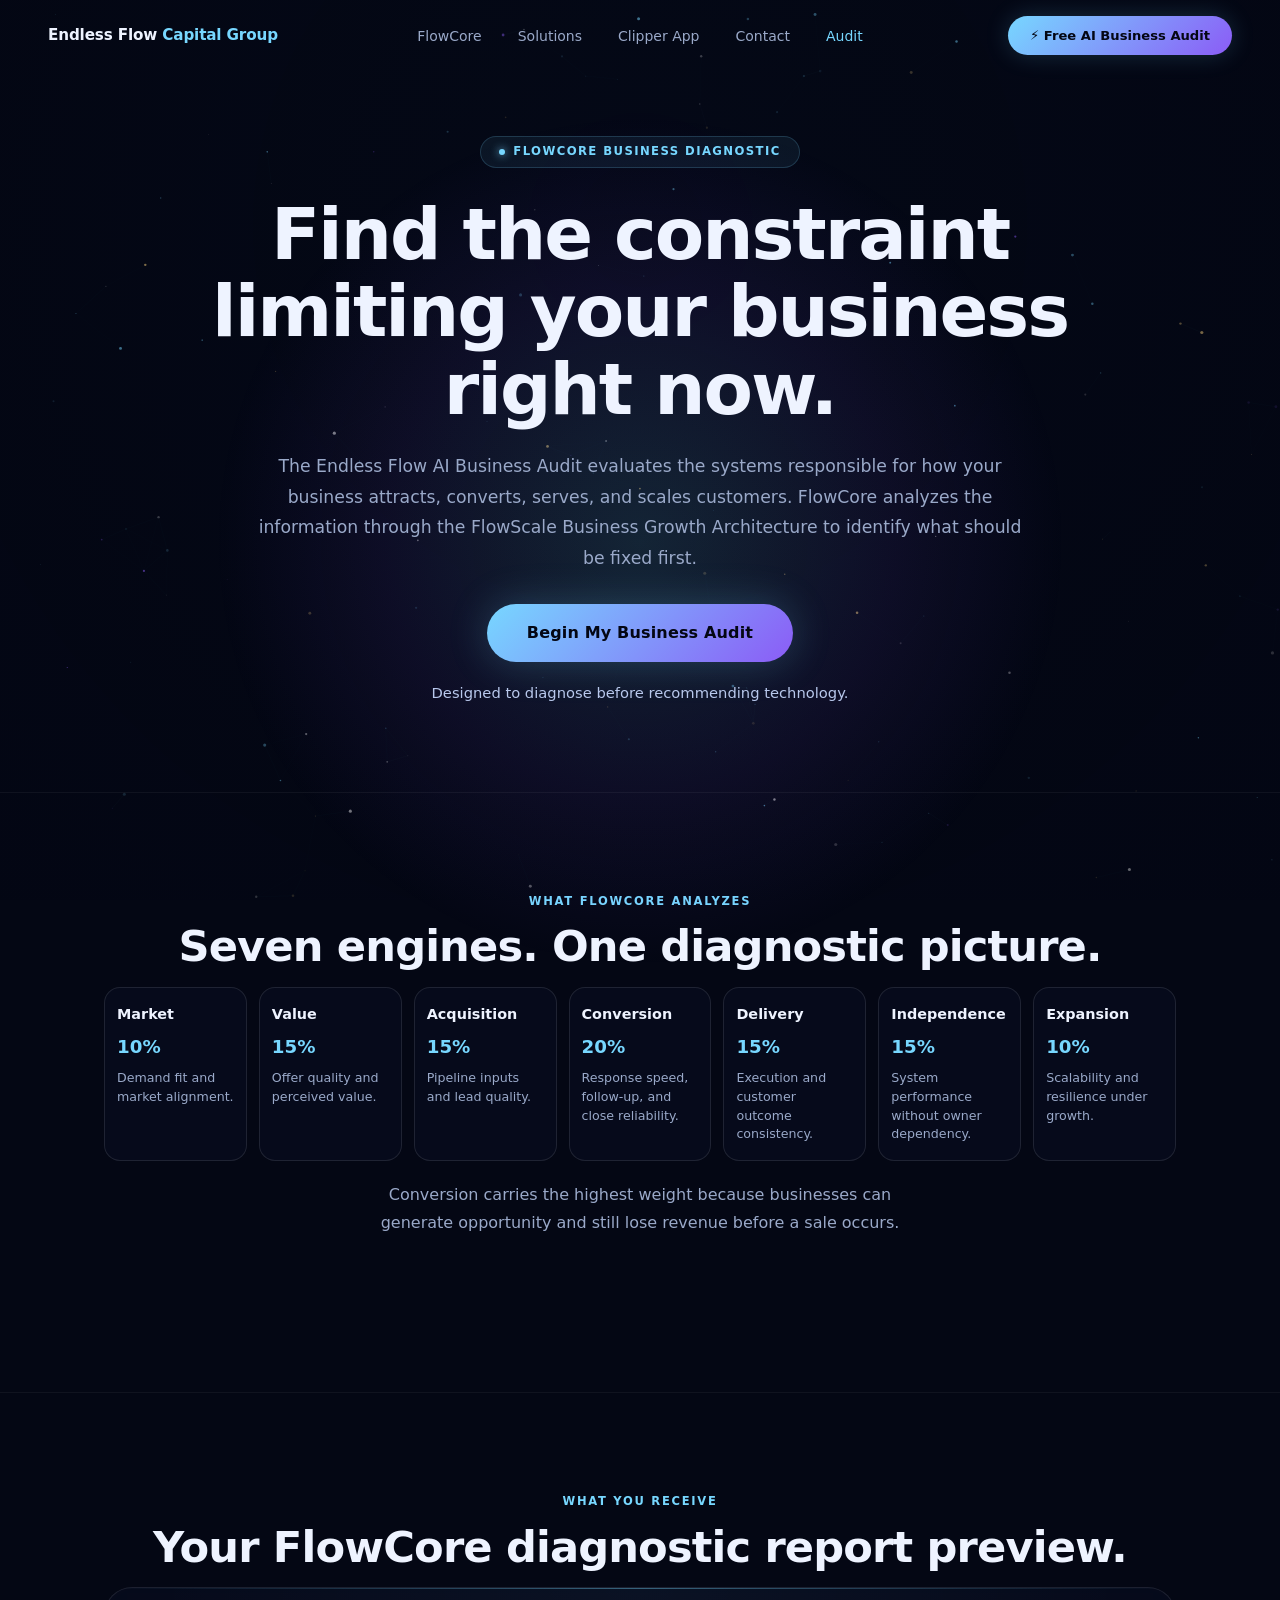
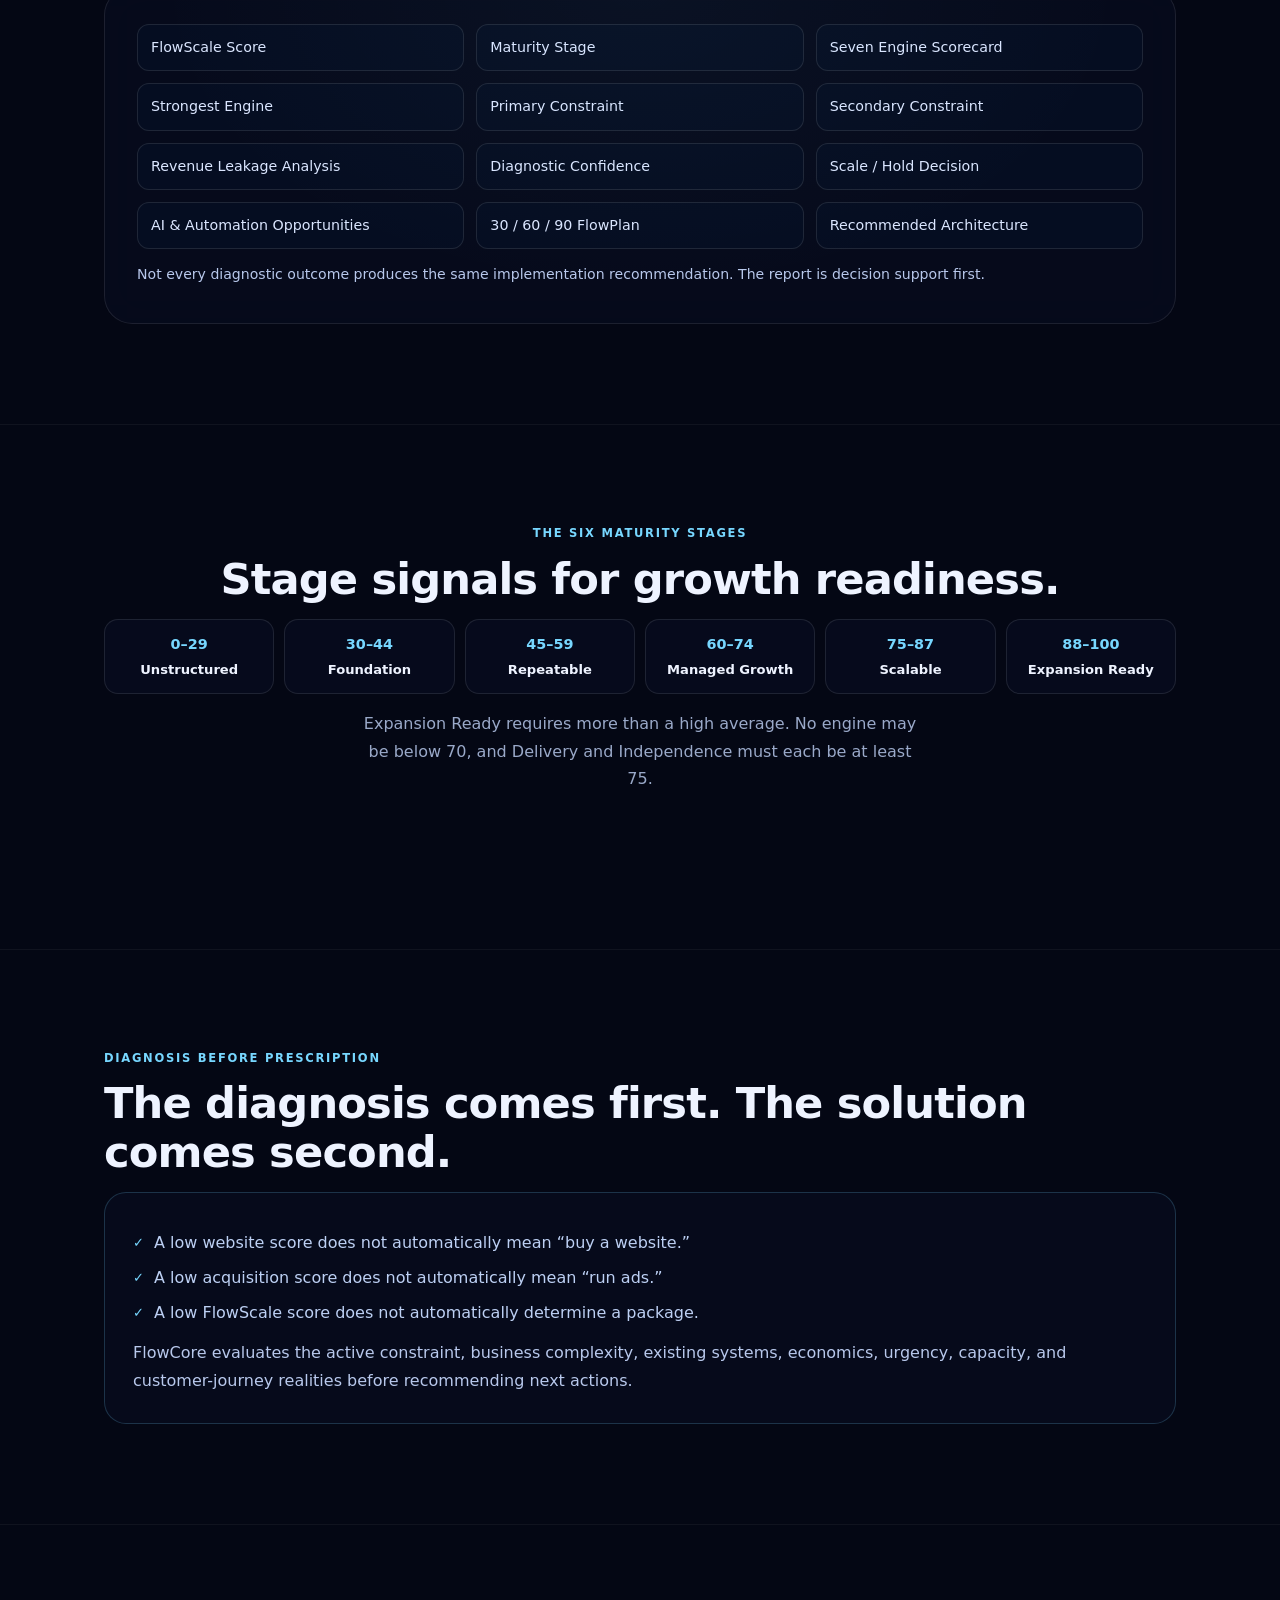
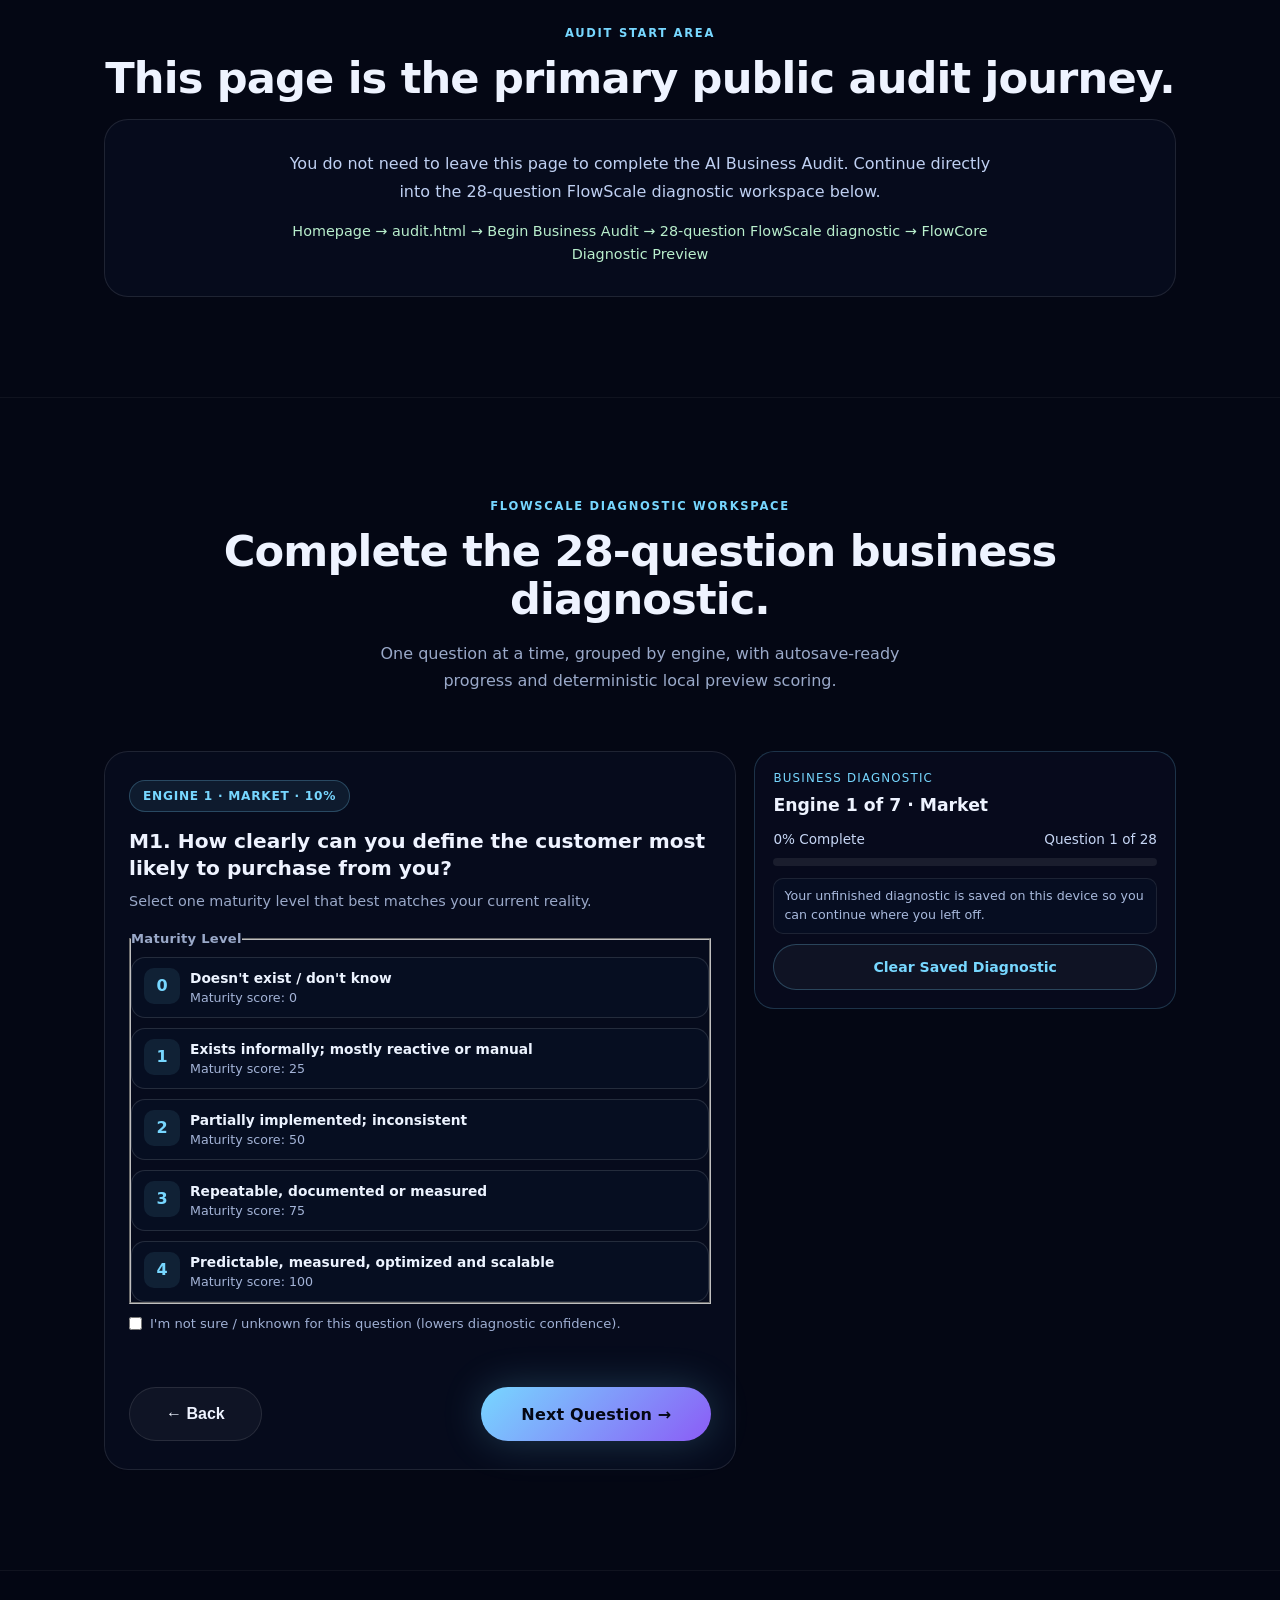
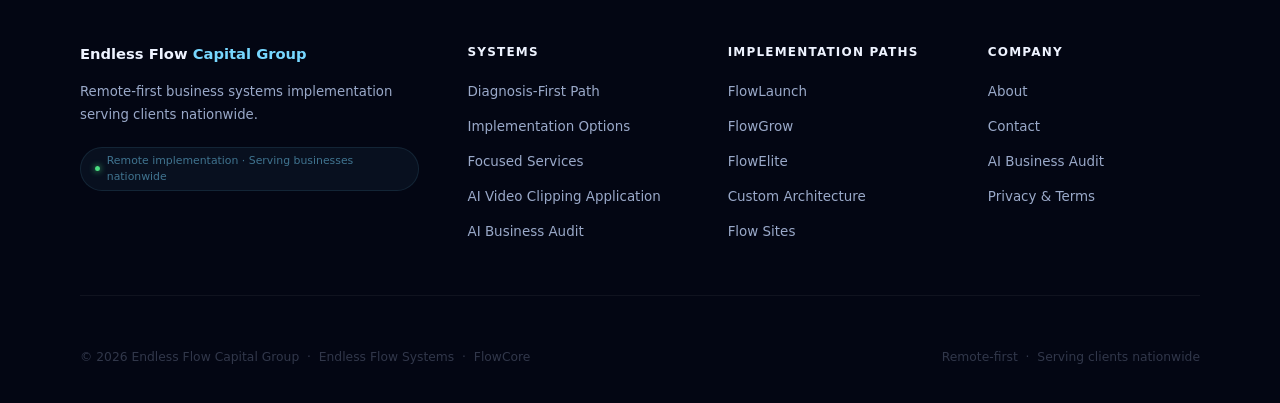
<file: audit.html>
<!DOCTYPE html>
<html lang="en">
<head>
  <meta charset="UTF-8" />
  <meta name="viewport" content="width=device-width, initial-scale=1.0" />
  <title>Free AI Business Audit | FlowCore Business Diagnostic</title>
  <meta name="description" content="Begin the FlowCore Business Diagnostic to map business constraints across 7 growth engines and prepare a structured implementation pathway." />
  <meta property="og:title" content="Free AI Business Audit | FlowCore Business Diagnostic" />
  <meta property="og:description" content="Use the FlowScale Business Growth Architecture to assess Market, Value, Acquisition, Conversion, Delivery, Independence, and Expansion maturity." />
  <meta property="og:type" content="website" />
  <meta property="og:url" content="https://www.endlessflowcapitalgroup.com/audit.html" />
  <link rel="canonical" href="https://www.endlessflowcapitalgroup.com/audit.html" />
  <link rel="manifest" href="manifest.json" />
  <meta name="theme-color" content="#040714" />
  <link rel="stylesheet" href="styles.css" />
  <style>
    .ef-audit-hero { min-height:88vh; display:flex; align-items:center; justify-content:center; text-align:center; padding:124px 24px 76px; position:relative; }
    .ef-audit-hero::before { content:''; position:absolute; width:min(860px,84vw); height:min(860px,84vw); top:14%; left:50%; transform:translateX(-50%); background:radial-gradient(ellipse,rgba(119,215,255,.14) 0%,rgba(139,92,246,.08) 42%,transparent 70%); pointer-events:none; }
    .ef-audit-hero-inner { position:relative; z-index:1; max-width:920px; }
    .ef-audit-h1 { font-size:clamp(2rem,5.8vw,4.5rem); line-height:1.08; letter-spacing:-.028em; font-weight:900; margin-bottom:22px; }
    .ef-audit-sub { color:#9aa9c9; font-size:1.08rem; line-height:1.78; max-width:780px; margin:0 auto 30px; }
    .ef-note { margin-top:20px; color:#b8c8ec; font-size:.92rem; }

    .ef-grid { display:grid; gap:12px; }
    .ef-engines { grid-template-columns:repeat(7,minmax(0,1fr)); }
    .ef-engine { border:1px solid rgba(255,255,255,.1); border-radius:16px; background:rgba(8,13,31,.72); padding:16px 12px; min-height:146px; }
    .ef-engine h3 { font-size:.9rem; }
    .ef-engine strong { display:block; color:#77d7ff; margin:8px 0; font-size:1.14rem; }
    .ef-engine p { color:#9aa9c9; font-size:.79rem; line-height:1.5; }

    .ef-report-grid { display:grid; grid-template-columns:repeat(3,minmax(0,1fr)); gap:12px; }
    .ef-report-item { border:1px solid rgba(255,255,255,.1); border-radius:12px; background:rgba(7,17,38,.67); padding:12px 13px; color:#dbe6ff; font-size:.89rem; }

    .ef-stages { display:grid; grid-template-columns:repeat(6,minmax(0,1fr)); gap:10px; }
    .ef-stage { border:1px solid rgba(255,255,255,.1); border-radius:14px; background:rgba(8,13,31,.74); padding:14px 10px; text-align:center; }
    .ef-stage .range { color:#77d7ff; font-weight:800; font-size:.9rem; }
    .ef-stage .name { color:#eef3ff; font-weight:700; font-size:.82rem; margin-top:4px; }

    .ef-diag-box { background:rgba(8,13,31,.72); border:1px solid rgba(119,215,255,.2); border-radius:22px; padding:28px; }
    .ef-diag-list { list-style:none; display:grid; gap:11px; margin-top:10px; }
    .ef-diag-list li { display:flex; gap:10px; color:#bdd0f4; }
    .ef-diag-list li::before { content:'\2713'; color:#77d7ff; font-size:.82rem; margin-top:2px; }

    .ef-launch { background:rgba(8,13,31,.78); border:1px solid rgba(255,255,255,.1); border-radius:24px; padding:30px 26px; text-align:center; }
    .ef-launch-state { margin-top:14px; color:#9aa9c9; font-size:.9rem; line-height:1.6; }
    .ef-launch-state.ef-ready { color:#b9efcd; }
    .ef-launch-state.ef-pending { color:#f7dba0; }
    .ef-launch-inner { max-width:730px; margin:0 auto; }

    .ef-diagnostic-shell { display:grid; grid-template-columns:1.2fr .8fr; gap:18px; align-items:start; }
    .ef-diagnostic-panel { background:rgba(8,13,31,.82); border:1px solid rgba(255,255,255,.1); border-radius:24px; padding:28px 24px; backdrop-filter:blur(18px); }
    .ef-progress-card { background:rgba(8,13,31,.75); border:1px solid rgba(119,215,255,.2); border-radius:20px; padding:18px; position:sticky; top:92px; }
    .ef-progress-kicker { font-size:.74rem; text-transform:uppercase; letter-spacing:.1em; color:#77d7ff; margin-bottom:6px; }
    .ef-progress-line { display:flex; justify-content:space-between; gap:12px; color:#c7d6f5; font-size:.85rem; margin:10px 0 8px; }
    .ef-progress-track { height:8px; border-radius:999px; background:rgba(255,255,255,.08); overflow:hidden; }
    .ef-progress-fill { width:0%; height:100%; background:linear-gradient(90deg,#77d7ff,#8b5cf6); transition:width .25s ease; }

    .ef-engine-chip { display:inline-flex; align-items:center; gap:8px; border:1px solid rgba(119,215,255,.25); background:rgba(119,215,255,.08); color:#77d7ff; border-radius:999px; font-size:.76rem; padding:6px 13px; letter-spacing:.06em; text-transform:uppercase; font-weight:700; }
    .ef-question-title { font-size:1.26rem; line-height:1.35; margin:16px 0 8px; }
    .ef-question-sub { color:#9aa9c9; font-size:.9rem; line-height:1.6; margin-bottom:16px; }

    .ef-scale { display:grid; gap:10px; }
    .ef-scale-item { display:flex; gap:10px; align-items:stretch; }
    .ef-scale-item input[type="radio"] { position:absolute; opacity:0; pointer-events:none; }
    .ef-scale-label { width:100%; display:grid; grid-template-columns:36px 1fr; gap:10px; border:1px solid rgba(255,255,255,.12); border-radius:14px; padding:10px 12px; cursor:pointer; background:rgba(7,17,38,.65); transition:.2s ease; }
    .ef-scale-label:hover { border-color:rgba(119,215,255,.35); }
    .ef-scale-num { width:36px; height:36px; border-radius:10px; display:flex; align-items:center; justify-content:center; background:rgba(119,215,255,.09); color:#77d7ff; font-weight:800; }
    .ef-scale-copy strong { display:block; font-size:.86rem; color:#ecf3ff; }
    .ef-scale-copy span { display:block; font-size:.79rem; color:#a4b4d8; line-height:1.45; }
    .ef-scale-item input[type="radio"]:focus + .ef-scale-label,
    .ef-scale-item input[type="radio"]:checked + .ef-scale-label { border-color:rgba(119,215,255,.62); background:rgba(119,215,255,.11); box-shadow:0 0 0 2px rgba(119,215,255,.16) inset; }

    .ef-supp-wrap { margin-top:18px; padding-top:16px; border-top:1px solid rgba(255,255,255,.1); }
    .ef-supp-title { font-size:.78rem; text-transform:uppercase; letter-spacing:.1em; color:#77d7ff; margin-bottom:10px; }
    .ef-supp-grid { display:grid; grid-template-columns:1fr 1fr; gap:12px; }
    .ef-supp-field { display:flex; flex-direction:column; gap:6px; }
    .ef-supp-field label { font-size:.78rem; color:#aebde0; }
    .ef-supp-field input, .ef-supp-field select { background:rgba(4,7,20,.66); color:#eef3ff; border:1px solid rgba(255,255,255,.11); border-radius:10px; padding:10px 12px; }

    .ef-actions { margin-top:22px; display:flex; justify-content:space-between; gap:12px; flex-wrap:wrap; }
    .ef-error { margin-top:12px; font-size:.84rem; color:#ffb3b3; min-height:1.2em; }

    .ef-quick-summary { margin-top:12px; display:grid; gap:8px; }
    .ef-mini { font-size:.79rem; color:#a8b9dd; border:1px solid rgba(255,255,255,.09); border-radius:10px; padding:8px 10px; background:rgba(7,17,38,.6); }

    .ef-complete { display:none; background:rgba(8,13,31,.84); border:1px solid rgba(119,215,255,.3); border-radius:24px; padding:28px 24px; }
    .ef-complete h3 { font-size:1.42rem; margin-bottom:10px; color:#77d7ff; }
    .ef-complete p { color:#bdd0f3; line-height:1.7; }

    .ef-preview-card { margin-top:18px; border:1px solid rgba(255,255,255,.12); border-radius:16px; background:rgba(7,17,38,.68); padding:16px; }
    .ef-preview-title { font-size:1rem; color:#eef3ff; margin-bottom:8px; font-weight:800; }
    .ef-preview-note { font-size:.82rem; color:#a9bddf; margin-bottom:12px; }
    .ef-preview-grid { display:grid; grid-template-columns:repeat(2,minmax(0,1fr)); gap:10px; }
    .ef-preview-item { border:1px solid rgba(255,255,255,.09); border-radius:10px; padding:10px; }
    .ef-preview-item .k { display:block; font-size:.74rem; text-transform:uppercase; color:#82d9ff; margin-bottom:4px; letter-spacing:.08em; }
    .ef-preview-item .v { display:block; font-size:.89rem; color:#e7efff; line-height:1.4; }
    .ef-engine-list { margin-top:10px; display:grid; gap:6px; }
    .ef-engine-row { display:flex; justify-content:space-between; font-size:.82rem; color:#bdd0f2; border-bottom:1px dashed rgba(255,255,255,.08); padding:5px 0; }

    .ef-future-grid { display:grid; grid-template-columns:repeat(3,minmax(0,1fr)); gap:10px; margin-top:16px; }
    .ef-future-grid div { border:1px dashed rgba(119,215,255,.28); border-radius:10px; padding:10px; color:#9fb0d5; font-size:.78rem; }

    @media (max-width:1080px){
      .ef-engines { grid-template-columns:repeat(4,minmax(0,1fr)); }
      .ef-stages { grid-template-columns:repeat(3,minmax(0,1fr)); }
      .ef-report-grid { grid-template-columns:repeat(2,minmax(0,1fr)); }
      .ef-diagnostic-shell { grid-template-columns:1fr; }
      .ef-progress-card { position:relative; top:auto; }
      .ef-preview-grid, .ef-future-grid { grid-template-columns:repeat(2,minmax(0,1fr)); }
    }
    @media (max-width:700px){
      .ef-audit-hero { padding:112px 20px 62px; }
      .ef-engines, .ef-stages, .ef-report-grid, .ef-preview-grid, .ef-future-grid { grid-template-columns:1fr; }
      .ef-section { padding:72px 20px; }
      .ef-supp-grid { grid-template-columns:1fr; }
      .ef-scale-label { grid-template-columns:30px 1fr; }
      .ef-scale-num { width:30px; height:30px; }
    }
  </style>
</head>
<body class="ef-body">
<canvas class="ef-canvas" id="efCanvas"></canvas>
<div class="ef-page">
  <div id="ef-nav-mount"></div>

  <section class="ef-audit-hero">
    <div class="ef-audit-hero-inner">
      <div class="ef-badge ef-reveal"><span class="ef-badge-dot"></span>FlowCore Business Diagnostic</div>
      <h1 class="ef-audit-h1 ef-reveal ef-d1">Find the constraint limiting your business right now.</h1>
      <p class="ef-audit-sub ef-reveal ef-d2">The Endless Flow AI Business Audit evaluates the systems responsible for how your business attracts, converts, serves, and scales customers. FlowCore analyzes the information through the FlowScale Business Growth Architecture to identify what should be fixed first.</p>
      <div class="ef-hero-btns ef-reveal ef-d3" style="justify-content:center;display:flex;gap:14px;flex-wrap:wrap;">
        <a href="#diagnostic-workspace" class="ef-btn-primary">Begin My Business Audit</a>
      </div>
      <p class="ef-note ef-reveal ef-d4">Designed to diagnose before recommending technology.</p>
    </div>
  </section>

  <hr class="ef-divider" />

  <section class="ef-section" id="analysis-weights">
    <div class="ef-section-label ef-center">What FlowCore Analyzes</div>
    <h2 class="ef-section-title ef-center ef-reveal">Seven engines. One diagnostic picture.</h2>
    <div class="ef-grid ef-engines ef-reveal ef-d1">
      <article class="ef-engine"><h3>Market</h3><strong>10%</strong><p>Demand fit and market alignment.</p></article>
      <article class="ef-engine"><h3>Value</h3><strong>15%</strong><p>Offer quality and perceived value.</p></article>
      <article class="ef-engine"><h3>Acquisition</h3><strong>15%</strong><p>Pipeline inputs and lead quality.</p></article>
      <article class="ef-engine"><h3>Conversion</h3><strong>20%</strong><p>Response speed, follow-up, and close reliability.</p></article>
      <article class="ef-engine"><h3>Delivery</h3><strong>15%</strong><p>Execution and customer outcome consistency.</p></article>
      <article class="ef-engine"><h3>Independence</h3><strong>15%</strong><p>System performance without owner dependency.</p></article>
      <article class="ef-engine"><h3>Expansion</h3><strong>10%</strong><p>Scalability and resilience under growth.</p></article>
    </div>
    <p class="ef-section-sub ef-center ef-reveal ef-d2" style="margin-top:20px;">Conversion carries the highest weight because businesses can generate opportunity and still lose revenue before a sale occurs.</p>
  </section>

  <hr class="ef-divider" />

  <section class="ef-section" id="report-preview">
    <div class="ef-section-label ef-center">What You Receive</div>
    <h2 class="ef-section-title ef-center ef-reveal">Your FlowCore diagnostic report preview.</h2>
    <div class="ef-glass-card ef-reveal ef-d1">
      <div class="ef-report-grid">
        <div class="ef-report-item">FlowScale Score</div>
        <div class="ef-report-item">Maturity Stage</div>
        <div class="ef-report-item">Seven Engine Scorecard</div>
        <div class="ef-report-item">Strongest Engine</div>
        <div class="ef-report-item">Primary Constraint</div>
        <div class="ef-report-item">Secondary Constraint</div>
        <div class="ef-report-item">Revenue Leakage Analysis</div>
        <div class="ef-report-item">Diagnostic Confidence</div>
        <div class="ef-report-item">Scale / Hold Decision</div>
        <div class="ef-report-item">AI &amp; Automation Opportunities</div>
        <div class="ef-report-item">30 / 60 / 90 FlowPlan</div>
        <div class="ef-report-item">Recommended Architecture</div>
      </div>
      <p style="margin-top:14px;color:#b8c8ec;font-size:.88rem;line-height:1.7;">Not every diagnostic outcome produces the same implementation recommendation. The report is decision support first.</p>
    </div>
  </section>

  <hr class="ef-divider" />

  <section class="ef-section" id="maturity-stages">
    <div class="ef-section-label ef-center">The Six Maturity Stages</div>
    <h2 class="ef-section-title ef-center ef-reveal">Stage signals for growth readiness.</h2>
    <div class="ef-stages ef-reveal ef-d1">
      <article class="ef-stage"><div class="range">0&ndash;29</div><div class="name">Unstructured</div></article>
      <article class="ef-stage"><div class="range">30&ndash;44</div><div class="name">Foundation</div></article>
      <article class="ef-stage"><div class="range">45&ndash;59</div><div class="name">Repeatable</div></article>
      <article class="ef-stage"><div class="range">60&ndash;74</div><div class="name">Managed Growth</div></article>
      <article class="ef-stage"><div class="range">75&ndash;87</div><div class="name">Scalable</div></article>
      <article class="ef-stage"><div class="range">88&ndash;100</div><div class="name">Expansion Ready</div></article>
    </div>
    <p class="ef-section-sub ef-center ef-reveal ef-d2" style="margin-top:16px;">Expansion Ready requires more than a high average. No engine may be below 70, and Delivery and Independence must each be at least 75.</p>
  </section>

  <hr class="ef-divider" />

  <section class="ef-section" id="diagnosis-first">
    <div class="ef-section-label">Diagnosis Before Prescription</div>
    <h2 class="ef-section-title ef-reveal">The diagnosis comes first. The solution comes second.</h2>
    <div class="ef-diag-box ef-reveal ef-d1">
      <ul class="ef-diag-list">
        <li>A low website score does not automatically mean “buy a website.”</li>
        <li>A low acquisition score does not automatically mean “run ads.”</li>
        <li>A low FlowScale score does not automatically determine a package.</li>
      </ul>
      <p style="margin-top:14px;color:#b8c8ec;line-height:1.75;">FlowCore evaluates the active constraint, business complexity, existing systems, economics, urgency, capacity, and customer-journey realities before recommending next actions.</p>
    </div>
  </section>

  <hr class="ef-divider" />

  <section class="ef-section" id="audit-start">
    <div class="ef-section-label ef-center">Audit Start Area</div>
    <h2 class="ef-section-title ef-center ef-reveal">This page is the primary public audit journey.</h2>
    <div class="ef-launch ef-reveal ef-d1">
      <div class="ef-launch-inner">
        <p style="color:#bfd0f2;line-height:1.75;margin-bottom:8px;">You do not need to leave this page to complete the AI Business Audit. Continue directly into the 28-question FlowScale diagnostic workspace below.</p>
        <div class="ef-launch-state ef-ready">Homepage → audit.html → Begin Business Audit → 28-question FlowScale diagnostic → FlowCore Diagnostic Preview</div>
      </div>
    </div>
  </section>

  <hr class="ef-divider" />

  <section class="ef-section" id="diagnostic-workspace">
    <div class="ef-section-label ef-center">FlowScale Diagnostic Workspace</div>
    <h2 class="ef-section-title ef-center ef-reveal">Complete the 28-question business diagnostic.</h2>
    <p class="ef-section-sub ef-center ef-reveal">One question at a time, grouped by engine, with autosave-ready progress and deterministic local preview scoring.</p>

    <div class="ef-diagnostic-shell">
      <div>
        <form id="efDiagnosticForm" class="ef-diagnostic-panel" novalidate>
          <div class="ef-engine-chip" id="efEngineChip">Engine 1 · Market · 10%</div>
          <h3 class="ef-question-title" id="efQuestionTitle">Question</h3>
          <p class="ef-question-sub" id="efQuestionSub">Select one maturity level that best matches your current reality.</p>

          <fieldset>
            <legend class="ef-label" style="margin-bottom:8px;">Maturity Level</legend>
            <div class="ef-scale" id="efScaleOptions"></div>
          </fieldset>
          <label style="display:inline-flex;gap:8px;align-items:center;margin-top:10px;color:#9fb0d4;font-size:.82rem;">
            <input type="checkbox" id="efUnknownToggle" />
            I'm not sure / unknown for this question (lowers diagnostic confidence).
          </label>

          <div class="ef-supp-wrap" id="efSupplementalWrap" hidden>
            <div class="ef-supp-title" id="efSupplementalTitle">Supplemental Inputs</div>
            <div class="ef-supp-grid" id="efSupplementalGrid"></div>
          </div>

          <div class="ef-error" id="efQuestionError" aria-live="polite"></div>

          <div class="ef-actions">
            <button type="button" id="efBackBtn" class="ef-btn-secondary">&larr; Back</button>
            <button type="button" id="efNextBtn" class="ef-btn-primary">Next Question &rarr;</button>
          </div>
        </form>

        <div id="efCompletion" class="ef-complete" tabindex="-1">
          <h3>Your diagnostic responses are complete.</h3>
          <p>FlowCore analysis below is a deterministic local preview based on the information provided.</p>

          <div class="ef-preview-card" id="efPreviewCard">
            <div class="ef-preview-title">FlowCore Diagnostic Preview</div>
            <div class="ef-preview-note">This preliminary diagnostic is based on the information provided and has not been independently validated in a production scoring environment.</div>
            <div class="ef-preview-grid">
              <div class="ef-preview-item"><span class="k">FlowScale Score</span><span class="v" id="pvOverall">-</span></div>
              <div class="ef-preview-item"><span class="k">Maturity Stage</span><span class="v" id="pvStage">-</span></div>
              <div class="ef-preview-item"><span class="k">Strongest Engine</span><span class="v" id="pvStrongest">-</span></div>
              <div class="ef-preview-item"><span class="k">Weakest Engine</span><span class="v" id="pvWeakest">-</span></div>
              <div class="ef-preview-item"><span class="k">Preliminary Constraint</span><span class="v" id="pvPrimary">-</span></div>
              <div class="ef-preview-item"><span class="k">Secondary Constraint</span><span class="v" id="pvSecondary">-</span></div>
              <div class="ef-preview-item"><span class="k">Diagnostic Confidence</span><span class="v" id="pvConfidence">-</span></div>
              <div class="ef-preview-item"><span class="k">Scale / Hold</span><span class="v" id="pvScaleHold">-</span></div>
              <div class="ef-preview-item"><span class="k">Decision Status</span><span class="v" id="pvDecisionStatus">-</span></div>
              <div class="ef-preview-item"><span class="k">Scoring Version</span><span class="v" id="pvVersion">-</span></div>
            </div>
            <div class="ef-preview-note" id="pvDecisionNote" style="margin-top:10px;margin-bottom:0;">-</div>
            <div class="ef-engine-list" id="pvEngineList"></div>
            <div class="ef-engine-list" id="pvMetricsList"></div>
          </div>

          <div style="margin-top:16px;display:flex;gap:10px;flex-wrap:wrap;">
            <button type="button" id="efRestartBtn" class="ef-btn-secondary">Review Answers</button>
            <button type="button" id="efResetAllBtn" class="ef-btn-secondary">Clear Saved Diagnostic</button>
            <a href="flowcore-report.html" class="ef-btn-secondary">View FlowCore Diagnostic Report</a>
            <a href="contact.html" class="ef-btn-primary">Contact Endless Flow</a>
          </div>

          <div class="ef-future-grid" aria-label="Future results architecture placeholders">
            <div>FlowScale Score</div><div>Maturity Stage</div><div>Market Score</div>
            <div>Value Score</div><div>Acquisition Score</div><div>Conversion Score</div>
            <div>Delivery Score</div><div>Independence Score</div><div>Expansion Score</div>
            <div>Strongest Engine</div><div>Primary Constraint</div><div>Secondary Constraint</div>
            <div>Next Priority Constraint</div><div>Diagnostic Confidence</div><div>Revenue Leakage</div>
            <div>Scale / Hold Decision</div><div>AI Opportunity Map</div><div>30 / 60 / 90 FlowPlan</div>
            <div>Recommended Architecture</div>
          </div>
        </div>
      </div>

      <aside class="ef-progress-card" aria-live="polite">
        <div class="ef-progress-kicker">Business Diagnostic</div>
        <div style="font-weight:800;font-size:1.08rem;color:#eef3ff;" id="efProgressEngineLabel">Engine 1 of 7 · Market</div>
        <div class="ef-progress-line">
          <span id="efProgressPctText">0% Complete</span>
          <span id="efProgressQuestionText">Question 1 of 28</span>
        </div>
        <div class="ef-progress-track"><div id="efProgressFill" class="ef-progress-fill"></div></div>

        <div class="ef-quick-summary" id="efMicrocopy"></div>
        <div class="ef-mini" id="efAutosaveState">Your unfinished diagnostic is saved on this device so you can continue where you left off.</div>
        <button type="button" id="efClearBtn" class="ef-btn-glass" style="margin-top:10px;">Clear Saved Diagnostic</button>
      </aside>
    </div>
  </section>

  <div id="ef-footer-mount"></div>
</div>

<script src="flowcore-scoring.js"></script>
<script src="nav.js"></script>
<script>
  const STORAGE_KEY = 'ef_flowcore_diagnostic_v1';
  const RESULT_STORAGE_KEY = 'ef_flowcore_result_v1';

  const ENGINE_CONFIG = FlowcoreScoring.ENGINE_CONFIG;
  const QUESTION_LIST = FlowcoreScoring.QUESTION_LIST;

  const ENGINE_NOTES = {
    conversion: 'More leads cannot fix a system that consistently loses the leads it already has.',
    independence: 'This engine measures how much of the business depends on the owner personally knowing or doing everything.',
    expansion: 'Growth is only useful if the business can absorb the additional volume.'
  };

  const FLAT_QUESTIONS = [];
  ENGINE_CONFIG.forEach(function (engine, eIdx) {
    engine.questions.forEach(function (q, qIdx) {
      FLAT_QUESTIONS.push({
        engine: engine,
        question: q,
        questionConfig: QUESTION_LIST.find(function (it) { return it.question_id === q.id; }),
        engineIndex: eIdx,
        questionIndexInEngine: qIdx,
        globalIndex: FLAT_QUESTIONS.length
      });
    });
  });

  const state = { step: 0, responses: {}, supplemental: {}, completed: false };

  function persistCompletedResult(result) {
    const payload = {
      scoring_version: result.scoring_version,
      completion_timestamp: new Date().toISOString(),
      raw_core_responses: Object.values(state.responses).map(function (r) {
        return {
          question_id: r.question_id,
          raw_response: r.raw_response,
          scored_response: r.scored_response,
          evidence_type: r.evidence_type,
          unknown: !!r.unknown,
          timestamp: r.timestamp || null
        };
      }),
      scored_core_responses: result.question_scores || [],
      supplemental_values: state.supplemental || {},
      engine_scores: result.engine_scores,
      overall_flowscale_score: result.overall_score,
      overall_flowscale_score_precise: result.overall_score_precise,
      maturity_stage: result.maturity_stage,
      strongest_engine: result.strongest_engine,
      weakest_engine: result.weakest_engine,
      primary_constraint: result.primary_constraint,
      secondary_constraint: result.secondary_constraint,
      ranked_constraint_candidates: result.constraint_candidates,
      diagnostic_confidence: result.diagnostic_confidence,
      evidence_coverage: result.diagnostic_confidence ? result.diagnostic_confidence.evidence_coverage : null,
      data_quality_flags: result.data_quality_flags,
      scaling_decision: result.scaling_decision ? result.scaling_decision.decision : null,
      decision_confidence_status: result.scaling_decision ? result.scaling_decision.decision_confidence_status : null,
      derived_metrics: result.derived_conversion_metrics,
      expansion_ready: result.expansion_ready,
      scoring_output: result
    };
    localStorage.setItem(RESULT_STORAGE_KEY, JSON.stringify(payload));
  }

  function saveState() {
    localStorage.setItem(STORAGE_KEY, JSON.stringify(state));
    var status = document.getElementById('efAutosaveState');
    if (status) status.textContent = 'Your unfinished diagnostic is saved on this device so you can continue where you left off.';
  }

  function loadState() {
    try {
      const raw = localStorage.getItem(STORAGE_KEY);
      if (!raw) return;
      const parsed = JSON.parse(raw);
      if (!parsed || typeof parsed !== 'object') return;
      state.step = Math.max(0, Math.min(FLAT_QUESTIONS.length - 1, Number(parsed.step) || 0));
      state.responses = parsed.responses || {};
      state.supplemental = parsed.supplemental || {};
      state.completed = !!parsed.completed;
    } catch (e) {}
  }

  function clearStoredDiagnostic() {
    const confirmed = window.confirm('Clear unfinished diagnostic responses saved on this device?');
    if (!confirmed) return;
    localStorage.removeItem(STORAGE_KEY);
    state.step = 0;
    state.responses = {};
    state.supplemental = {};
    state.completed = false;
    document.getElementById('efCompletion').style.display = 'none';
    document.getElementById('efDiagnosticForm').style.display = 'block';
    document.getElementById('efAutosaveState').textContent = 'Saved diagnostic data cleared from this browser.';
    renderStep();
  }

  function isUnknownMarked(questionId) {
    var resp = state.responses[questionId];
    return !!(resp && resp.unknown);
  }

  function renderSupplemental(engine) {
    const wrap = document.getElementById('efSupplementalWrap');
    const title = document.getElementById('efSupplementalTitle');
    const grid = document.getElementById('efSupplementalGrid');
    grid.innerHTML = '';

    if (!engine.supplemental || !engine.supplemental.length) {
      wrap.hidden = true;
      return;
    }

    wrap.hidden = false;
    title.textContent = engine.name + ' Supplemental Inputs';

    if (!state.supplemental[engine.id]) state.supplemental[engine.id] = {};
    const current = state.supplemental[engine.id];

    engine.supplemental.forEach(function (field) {
      const row = document.createElement('div');
      row.className = 'ef-supp-field';

      const label = document.createElement('label');
      label.setAttribute('for', 'sup_' + field.id);
      label.textContent = field.label;

      let control;
      if (field.type === 'select') {
        control = document.createElement('select');
        control.innerHTML = '<option value="">Select...</option>' + (field.options || []).map(function (o) {
          return '<option value="' + o + '">' + o + '</option>';
        }).join('');
      } else {
        control = document.createElement('input');
        control.type = field.type === 'number' ? 'number' : 'text';
        control.inputMode = field.type === 'number' ? 'decimal' : 'text';
      }

      control.id = 'sup_' + field.id;
      control.name = field.id;
      control.value = current[field.id] || '';
      control.addEventListener('input', function () {
        current[field.id] = control.value;
        if (field.allowDontKnow && current[field.id + '_dont_know']) {
          current[field.id + '_dont_know'] = false;
          var cb = document.getElementById('sup_' + field.id + '_dont_know');
          if (cb) cb.checked = false;
        }
        saveState();
      });

      row.appendChild(label);
      row.appendChild(control);

      if (field.allowDontKnow) {
        const opt = document.createElement('label');
        opt.style.fontSize = '.76rem';
        opt.style.color = '#9fb0d4';
        opt.style.display = 'inline-flex';
        opt.style.gap = '8px';
        opt.style.alignItems = 'center';

        const checkbox = document.createElement('input');
        checkbox.type = 'checkbox';
        checkbox.id = 'sup_' + field.id + '_dont_know';
        checkbox.checked = !!current[field.id + '_dont_know'];
        checkbox.addEventListener('change', function () {
          current[field.id + '_dont_know'] = checkbox.checked;
          if (checkbox.checked) {
            current[field.id] = '';
            control.value = '';
          }
          saveState();
        });

        opt.appendChild(checkbox);
        opt.appendChild(document.createTextNode("Don't know"));
        row.appendChild(opt);
      }

      grid.appendChild(row);
    });
  }

  function renderScaleOptions(questionConfig) {
    const options = document.getElementById('efScaleOptions');
    options.innerHTML = '';

    const labels = questionConfig.scale_labels || FlowcoreScoring.DEFAULT_SCALE_LABELS;
    const current = state.responses[questionConfig.question_id];
    const selectedRaw = current ? current.raw_response : null;
    const unknownToggle = document.getElementById('efUnknownToggle');
    if (unknownToggle) unknownToggle.checked = isUnknownMarked(questionConfig.question_id);

    labels.forEach(function (label, raw) {
      const wrap = document.createElement('div');
      wrap.className = 'ef-scale-item';

      const input = document.createElement('input');
      input.type = 'radio';
      input.name = 'response_value';
      input.id = 'resp_' + raw;
      input.value = String(raw);
      if (selectedRaw === raw) input.checked = true;

      const scoring = FlowcoreScoring.applyQuestionScoring(questionConfig.question_id, raw);
      const normalized = scoring.normalized_score;

      const uiLabel = document.createElement('label');
      uiLabel.className = 'ef-scale-label';
      uiLabel.setAttribute('for', input.id);
      uiLabel.innerHTML = '<span class="ef-scale-num">' + raw + '</span><span class="ef-scale-copy"><strong>' + label + '</strong><span>Maturity score: ' + normalized + '</span></span>';

      input.addEventListener('change', function () {
        saveResponse(questionConfig, raw);
      });

      wrap.appendChild(input);
      wrap.appendChild(uiLabel);
      options.appendChild(wrap);
    });
  }

  function saveResponse(questionConfig, rawResponse) {
    const scored = FlowcoreScoring.applyQuestionScoring(questionConfig.question_id, rawResponse);
    const supplemental = state.supplemental[questionConfig.engine] || {};
    const unknownToggle = document.getElementById('efUnknownToggle');
    const unknownMarked = !!(unknownToggle && unknownToggle.checked);

    state.responses[questionConfig.question_id] = {
      engine: questionConfig.engine,
      question_id: questionConfig.question_id,
      question_text: questionConfig.question_text,
      raw_response: scored.raw_response,
      scored_response: scored.scored_response,
      response_value: scored.scored_response,
      supplemental_values: supplemental,
      evidence_type: unknownMarked ? 'estimated' : 'self_reported',
      confidence: null,
      timestamp: new Date().toISOString(),
      source: null,
      unknown: unknownMarked
    };

    saveState();
    renderProgressOnly();
  }

  function renderProgressOnly() {
    const answered = Object.keys(state.responses).length;
    const pct = Math.round((answered / FLAT_QUESTIONS.length) * 100);
    const current = FLAT_QUESTIONS[state.step];

    document.getElementById('efProgressEngineLabel').textContent = 'Engine ' + (current.engineIndex + 1) + ' of 7 · ' + current.engine.name;
    document.getElementById('efProgressPctText').textContent = pct + '% Complete';
    document.getElementById('efProgressQuestionText').textContent = 'Question ' + (state.step + 1) + ' of ' + FLAT_QUESTIONS.length;
    document.getElementById('efProgressFill').style.width = pct + '%';

    const micro = document.getElementById('efMicrocopy');
    micro.innerHTML = '';
    if (ENGINE_NOTES[current.engine.id]) {
      const d = document.createElement('div');
      d.className = 'ef-mini';
      d.textContent = ENGINE_NOTES[current.engine.id];
      micro.appendChild(d);
    }
  }

  function renderStep() {
    const flat = FLAT_QUESTIONS[state.step];
    const questionConfig = flat.questionConfig;

    document.getElementById('efEngineChip').textContent = 'Engine ' + (flat.engineIndex + 1) + ' · ' + flat.engine.name + ' · ' + flat.engine.weight + '%';
    document.getElementById('efQuestionTitle').textContent = questionConfig.question_id + '. ' + questionConfig.question_text;

    if (questionConfig.reverse_scored) {
      document.getElementById('efQuestionSub').textContent = 'This question is reverse-scored for maturity: higher owner dependency lowers the maturity score.';
    } else {
      document.getElementById('efQuestionSub').textContent = 'Select one maturity level that best matches your current reality.';
    }

    renderScaleOptions(questionConfig);
    renderSupplemental(flat.engine);
    renderProgressOnly();
    const unknownToggle = document.getElementById('efUnknownToggle');
    if (unknownToggle) unknownToggle.checked = isUnknownMarked(questionConfig.question_id);

    document.getElementById('efQuestionError').textContent = '';
    document.getElementById('efBackBtn').disabled = state.step === 0;
    document.getElementById('efNextBtn').textContent = state.step === FLAT_QUESTIONS.length - 1 ? 'Complete Diagnostic' : 'Next Question →';
  }

  function validateCurrentStep() {
    const flat = FLAT_QUESTIONS[state.step];
    const qid = flat.questionConfig.question_id;
    if (!state.responses[qid]) {
      document.getElementById('efQuestionError').textContent = 'Please select a maturity level before continuing.';
      return false;
    }
    return true;
  }

  function renderPreview(result) {
    function e(id) { return document.getElementById(id); }
    function fmt(v) { return (v === null || v === undefined) ? 'Unknown' : String(v); }

    e('pvOverall').textContent = fmt(result.overall_score);
    e('pvStage').textContent = result.maturity_stage + (result.expansion_ready.expansion_ready_candidate && !result.expansion_ready.expansion_ready_eligible ? ' (guardrail not met)' : '');
    e('pvVersion').textContent = fmt(result.scoring_version);

    var strong = result.strongest_engine ? (result.strongest_engine.name + ' (' + result.strongest_engine.score + ')') : result.strongest_engines.map(function (x) { return x.name + ' (' + x.score + ')'; }).join(', ');
    var weak = result.weakest_engine ? (result.weakest_engine.name + ' (' + result.weakest_engine.score + ')') : result.weakest_engines.map(function (x) { return x.name + ' (' + x.score + ')'; }).join(', ');
    e('pvStrongest').textContent = strong || 'Unknown';
    e('pvWeakest').textContent = weak || 'Unknown';

    e('pvPrimary').textContent = result.primary_constraint ? (result.primary_constraint.question_id + ' · ' + result.primary_constraint.reason_code) : 'None flagged';
    e('pvSecondary').textContent = result.secondary_constraint ? (result.secondary_constraint.question_id + ' · ' + result.secondary_constraint.reason_code) : 'None flagged';

    e('pvConfidence').textContent = result.diagnostic_confidence.confidence_score + ' (coverage ' + result.diagnostic_confidence.evidence_coverage_pct + '%)';
    e('pvScaleHold').textContent = result.scaling_decision.decision + ' · ' + result.scaling_decision.reasons.join(', ');
    e('pvDecisionStatus').textContent = result.scaling_decision.decision_confidence_status;
    e('pvDecisionNote').textContent = result.scaling_decision.note;

    const list = e('pvEngineList');
    list.innerHTML = '';
    ['market','value','acquisition','conversion','delivery','independence','expansion'].forEach(function (k) {
      const row = document.createElement('div');
      row.className = 'ef-engine-row';
      row.innerHTML = '<span>' + k.charAt(0).toUpperCase() + k.slice(1) + '</span><span>' + fmt(result.engine_scores[k]) + '</span>';
      list.appendChild(row);
    });

    const metrics = e('pvMetricsList');
    metrics.innerHTML = '';
    const dm = result.derived_conversion_metrics || {};
    [
      ['Booking Rate', dm.booking_rate],
      ['Close Rate', dm.close_rate],
      ['Lead-to-Customer Rate', dm.lead_to_customer_rate]
    ].forEach(function (pair) {
      const row = document.createElement('div');
      row.className = 'ef-engine-row';
      row.innerHTML = '<span>' + pair[0] + '</span><span>' + (pair[1] === null ? 'Unknown' : pair[1] + '%') + '</span>';
      metrics.appendChild(row);
    });

    if (result.data_quality_flags && result.data_quality_flags.length) {
      result.data_quality_flags.slice(0, 3).forEach(function (f) {
        const row = document.createElement('div');
        row.className = 'ef-engine-row';
        row.innerHTML = '<span>Data Flag (' + f.severity + ')</span><span>' + f.code + '</span>';
        metrics.appendChild(row);
      });
    }
    if (result.stage_note) {
      const row = document.createElement('div');
      row.className = 'ef-engine-row';
      row.innerHTML = '<span>Stage Note</span><span>' + result.stage_note + '</span>';
      metrics.appendChild(row);
    }
  }

  function showCompletion() {
    state.completed = true;
    saveState();

    const result = FlowcoreScoring.scoreDiagnostic({
      responses: Object.values(state.responses),
      supplemental: state.supplemental
    });
    persistCompletedResult(result);

    renderPreview(result);

    document.getElementById('efDiagnosticForm').style.display = 'none';
    document.getElementById('efCompletion').style.display = 'block';
    document.getElementById('efCompletion').focus();

    document.getElementById('efProgressPctText').textContent = '100% Complete';
    document.getElementById('efProgressQuestionText').textContent = 'Question 28 of 28';
    document.getElementById('efProgressFill').style.width = '100%';
    document.getElementById('efAutosaveState').textContent = 'Responses saved in browser. Use “Clear Saved Diagnostic” to remove local data on this device.';
  }

  function goBack() {
    if (state.step === 0) return;
    state.step -= 1;
    saveState();
    renderStep();
  }

  function goNext() {
    if (!validateCurrentStep()) return;
    if (state.step < FLAT_QUESTIONS.length - 1) {
      state.step += 1;
      saveState();
      renderStep();
      return;
    }
    showCompletion();
  }

  function reviewAnswers() {
    state.completed = false;
    state.step = 0;
    saveState();
    document.getElementById('efCompletion').style.display = 'none';
    document.getElementById('efDiagnosticForm').style.display = 'block';
    renderStep();
  }

  function bindEvents() {
    document.getElementById('efBackBtn').addEventListener('click', goBack);
    document.getElementById('efNextBtn').addEventListener('click', goNext);
    document.getElementById('efRestartBtn').addEventListener('click', reviewAnswers);
    document.getElementById('efClearBtn').addEventListener('click', clearStoredDiagnostic);
    document.getElementById('efResetAllBtn').addEventListener('click', clearStoredDiagnostic);
    document.getElementById('efUnknownToggle').addEventListener('change', function (e) {
      const flat = FLAT_QUESTIONS[state.step];
      const qid = flat.questionConfig.question_id;
      if (!state.responses[qid]) return;
      state.responses[qid].unknown = !!e.target.checked;
      state.responses[qid].evidence_type = e.target.checked ? 'estimated' : 'self_reported';
      saveState();
    });

    document.getElementById('efDiagnosticForm').addEventListener('keydown', function (e) {
      if (e.key === 'Enter' && e.target && e.target.matches('input[type="radio"]')) {
        e.preventDefault();
        goNext();
      }
      if (e.key === 'ArrowLeft' && e.altKey) {
        e.preventDefault();
        goBack();
      }
      if (e.key === 'ArrowRight' && e.altKey) {
        e.preventDefault();
        goNext();
      }
    });
  }

  function init() {
    loadState();
    bindEvents();

    if (state.completed && Object.keys(state.responses).length === FLAT_QUESTIONS.length) {
      showCompletion();
      return;
    }

    renderStep();
  }

  init();
</script>
</body>
</html>
</file>
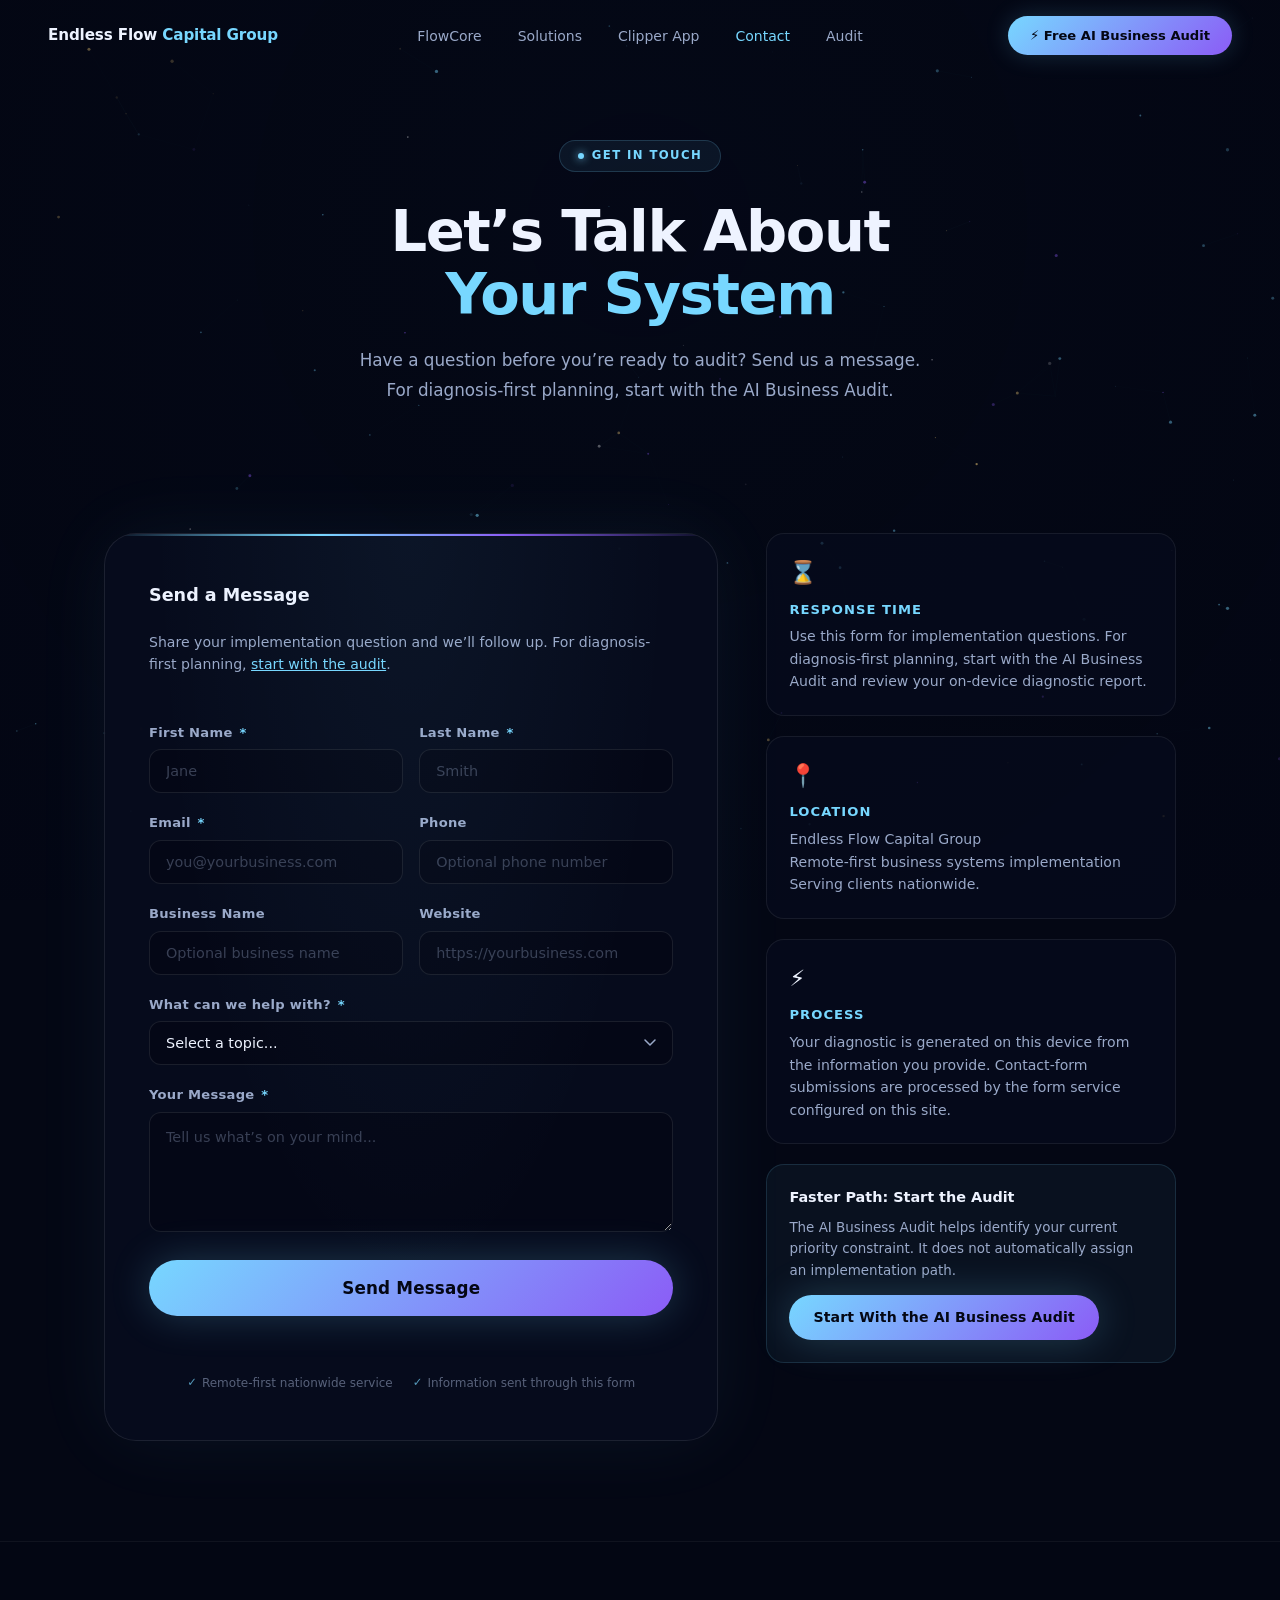
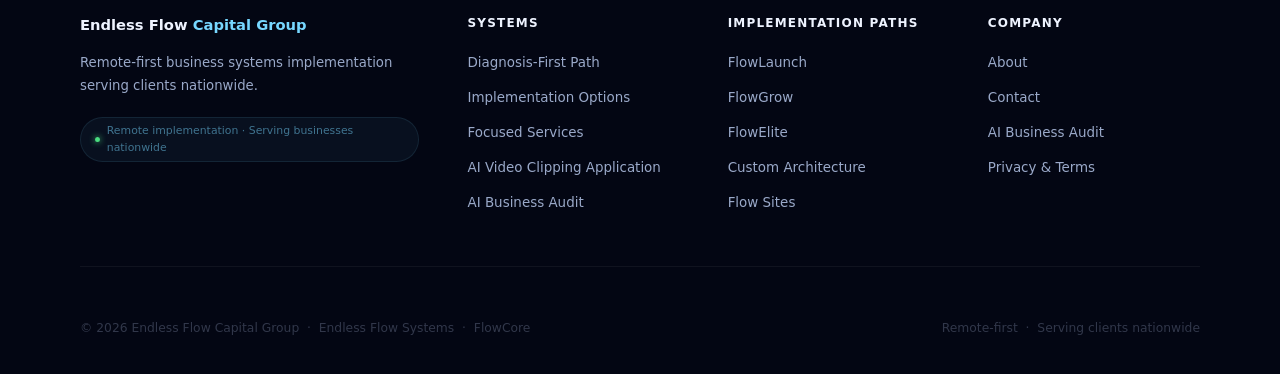
<file: contact.html>
<!DOCTYPE html>
<html lang="en">
<head>
  <meta charset="UTF-8" />
  <meta name="viewport" content="width=device-width, initial-scale=1.0" />
  <title>Contact — Endless Flow Capital Group</title>
  <meta name="description" content="Get in touch with Endless Flow Capital Group. Remote-first business systems implementation serving clients nationwide." />
  <meta property="og:title" content="Contact — Endless Flow Capital Group" />
  <meta property="og:type" content="website" />
  <meta property="og:url" content="https://www.endlessflowcapitalgroup.com/contact.html" />
  <link rel="canonical" href="https://www.endlessflowcapitalgroup.com/contact.html" />
  <link rel="manifest" href="manifest.json" />
  <meta name="theme-color" content="#040714" />
  <link rel="stylesheet" href="styles.css" />
  <style>
    .ef-contact-grid { display:grid; grid-template-columns:1.2fr 0.8fr; gap:48px; align-items:start; }
    .ef-contact-card { background:rgba(8,13,31,0.78); border:1px solid rgba(255,255,255,0.09); border-radius:32px; padding:48px 44px; position:relative; overflow:hidden; backdrop-filter:blur(24px); box-shadow:0 0 80px rgba(119,215,255,0.06); }
    .ef-contact-card::before { content:''; position:absolute; top:0;left:0;right:0; height:2px; background:linear-gradient(90deg,transparent,#77d7ff 35%,#8b5cf6 65%,transparent); }
    .ef-contact-card::after  { content:''; position:absolute; inset:0; background:radial-gradient(ellipse at 50% -5%,rgba(119,215,255,0.05) 0%,transparent 60%); pointer-events:none; }
    .ef-info-stack { display:flex; flex-direction:column; gap:20px; }
    .ef-info-card { background:rgba(8,13,31,0.6); border:1px solid rgba(255,255,255,0.07); border-radius:18px; padding:22px 22px; }
    .ef-info-card-icon { font-size:1.4rem; margin-bottom:10px; display:block; }
    .ef-info-card-title { font-size:0.82rem; font-weight:700; color:#77d7ff; text-transform:uppercase; letter-spacing:0.08em; margin-bottom:6px; }
    .ef-info-card-text  { font-size:0.88rem; color:#9aa9c9; line-height:1.6; }
    .ef-audit-nudge { background:rgba(119,215,255,0.05); border:1px solid rgba(119,215,255,0.14); border-radius:18px; padding:22px 22px; }
    .ef-audit-nudge-title { font-size:0.9rem; font-weight:800; color:#eef3ff; margin-bottom:8px; }
    .ef-audit-nudge-text  { font-size:0.84rem; color:#9aa9c9; line-height:1.6; margin-bottom:14px; }
    .ef-handoff-panel { border:1px solid rgba(119,215,255,0.22); background:rgba(8,13,31,0.72); border-radius:18px; padding:18px; margin-bottom:20px; }
    .ef-handoff-title { font-size:0.92rem; font-weight:800; color:#eef3ff; margin-bottom:8px; }
    .ef-handoff-note { font-size:0.82rem; color:#9aa9c9; line-height:1.6; margin-bottom:10px; }
    .ef-handoff-grid { display:grid; gap:8px; grid-template-columns:repeat(2,minmax(0,1fr)); margin-bottom:12px; }
    .ef-handoff-kv { border:1px solid rgba(255,255,255,0.1); border-radius:10px; padding:8px; background:rgba(7,17,38,0.45); }
    .ef-handoff-k { display:block; font-size:0.68rem; text-transform:uppercase; letter-spacing:.08em; color:#77d7ff; margin-bottom:2px; }
    .ef-handoff-v { display:block; font-size:0.84rem; color:#eaf2ff; line-height:1.4; word-break:break-word; }
    .ef-handoff-actions { display:flex; flex-wrap:wrap; gap:10px; align-items:center; }
    .ef-link-btn { background:none; border:none; padding:0; margin:0; color:#77d7ff; font-size:0.82rem; cursor:pointer; text-decoration:underline; }
    @media(max-width:640px){ .ef-handoff-grid { grid-template-columns:1fr; } }
    .ef-ty-card { background:rgba(8,13,31,0.78); border:1px solid rgba(119,215,255,0.15); border-radius:32px; padding:52px 44px; text-align:center; position:relative; overflow:hidden; backdrop-filter:blur(24px); }
    .ef-ty-card::before { content:''; position:absolute; top:0;left:0;right:0; height:2px; background:linear-gradient(90deg,transparent,#77d7ff 35%,#8b5cf6 65%,transparent); }
    @media(max-width:900px){ .ef-contact-grid { grid-template-columns:1fr; } }
    @media(max-width:640px){ .ef-contact-card { padding:32px 24px; } }
  </style>
</head>
<body class="ef-body">
<canvas class="ef-canvas" id="efCanvas"></canvas>
<div class="ef-page">

  <div id="ef-nav-mount"></div>

  <!-- HERO -->
  <div class="ef-page-hero">
    <div class="ef-badge ef-reveal"><span class="ef-badge-dot"></span>Get In Touch</div>
    <h1 class="ef-page-hero-title ef-reveal ef-d1">
      Let&rsquo;s Talk About<br>
      <span class="ef-cyan">Your System</span>
    </h1>
    <p class="ef-page-hero-sub ef-reveal ef-d2">
      Have a question before you&rsquo;re ready to audit? Send us a message. For diagnosis-first planning, start with the AI Business Audit.
    </p>
  </div>

  <!-- CONTACT GRID -->
  <section class="ef-section" style="padding-top:48px;">
    <div class="ef-contact-grid">

      <!-- FORM -->
      <div id="efContactFormState">
        <div class="ef-contact-card ef-reveal">
          <form
            class="ef-form"
            id="efContactForm"
            name="contact"
            method="POST"
            data-netlify="true"
            netlify-honeypot="bot-field"
            novalidate
          >
            <input type="hidden" name="form-name" value="contact" />
            <input type="hidden" name="bot-field" style="display:none" aria-hidden="true" />

            <div style="font-size:1.1rem;font-weight:800;color:#eef3ff;margin-bottom:4px;">Send a Message</div>
            <p style="font-size:0.88rem;color:#9aa9c9;margin-bottom:28px;">Share your implementation question and we&rsquo;ll follow up. For diagnosis-first planning, <a href="audit.html" style="color:#77d7ff;">start with the audit</a>.</p>
            <div id="efHandoffPanel" class="ef-handoff-panel" hidden>
              <div class="ef-handoff-title">FlowCore Diagnostic Summary</div>
              <p class="ef-handoff-note">This summary is self-reported from your on-device diagnostic and is not independently verified.</p>
              <div class="ef-handoff-grid">
                <div class="ef-handoff-kv"><span class="ef-handoff-k">FlowScale Score</span><span class="ef-handoff-v" id="efHsScore"></span></div>
                <div class="ef-handoff-kv"><span class="ef-handoff-k">Maturity Stage</span><span class="ef-handoff-v" id="efHsStage"></span></div>
                <div class="ef-handoff-kv"><span class="ef-handoff-k">Decision Status</span><span class="ef-handoff-v" id="efHsDecision"></span></div>
                <div class="ef-handoff-kv"><span class="ef-handoff-k">Primary Constraint</span><span class="ef-handoff-v" id="efHsPrimary"></span></div>
                <div class="ef-handoff-kv"><span class="ef-handoff-k">Secondary Constraint</span><span class="ef-handoff-v" id="efHsSecondary"></span></div>
                <div class="ef-handoff-kv"><span class="ef-handoff-k">Next Priority Constraint</span><span class="ef-handoff-v" id="efHsNext"></span></div>
                <div class="ef-handoff-kv" style="grid-column:1/-1;"><span class="ef-handoff-k">Recommended Next Step</span><span class="ef-handoff-v" id="efHsStep"></span></div>
              </div>
              <div class="ef-handoff-actions">
                <label style="font-size:0.84rem;color:#d8e5ff;display:inline-flex;align-items:center;gap:8px;">
                  <input type="checkbox" id="efIncludeSummary" />
                  Include this diagnostic summary with my inquiry.
                </label>
                <button type="button" id="efRemoveSummaryBtn" class="ef-link-btn">Remove diagnostic summary</button>
              </div>
            </div>

            <div class="ef-form-row">
              <div class="ef-field">
                <label class="ef-label" for="efCFN">First Name <span class="ef-req">*</span></label>
                <input class="ef-input" type="text" id="efCFN" name="firstName" placeholder="Jane" required />
              </div>
              <div class="ef-field">
                <label class="ef-label" for="efCLN">Last Name <span class="ef-req">*</span></label>
                <input class="ef-input" type="text" id="efCLN" name="lastName" placeholder="Smith" required />
              </div>
            </div>

            <div class="ef-form-row">
              <div class="ef-field">
                <label class="ef-label" for="efCEmail">Email <span class="ef-req">*</span></label>
                <input class="ef-input" type="email" id="efCEmail" name="email" placeholder="you@yourbusiness.com" required />
              </div>
              <div class="ef-field">
                <label class="ef-label" for="efCPhone">Phone</label>
                <input class="ef-input" type="tel" id="efCPhone" name="phone" placeholder="Optional phone number" />
              </div>
            </div>
            <div class="ef-form-row">
              <div class="ef-field">
                <label class="ef-label" for="efCBusiness">Business Name</label>
                <input class="ef-input" type="text" id="efCBusiness" name="businessName" placeholder="Optional business name" />
              </div>
              <div class="ef-field">
                <label class="ef-label" for="efCWebsite">Website</label>
                <input class="ef-input" type="url" id="efCWebsite" name="website" placeholder="https://yourbusiness.com" />
              </div>
            </div>

            <div class="ef-field">
              <label class="ef-label" for="efCSubject">What can we help with? <span class="ef-req">*</span></label>
              <select class="ef-select" id="efCSubject" name="subject" required>
                <option value="" disabled selected>Select a topic...</option>
                <option value="discuss-flowcore-report">Discuss my FlowCore report</option>
                <option value="package-question">Question about a package</option>
                <option value="alacarte-question">Question about a specific service</option>
                <option value="existing-client">Existing client support</option>
                <option value="partnership">Partnership inquiry</option>
                <option value="other">Something else</option>
              </select>
            </div>

            <div class="ef-field">
              <label class="ef-label" for="efCMsg">Your Message <span class="ef-req">*</span></label>
              <textarea class="ef-textarea" id="efCMsg" name="message" placeholder="Tell us what&rsquo;s on your mind..." style="min-height:120px;" required></textarea>
            </div>

            <button type="submit" class="ef-btn-submit" id="efCSubmitBtn">
              Send Message
            </button>
            <div id="efDiagnosticHiddenFields"></div>
            <p id="efCError" style="display:none;margin-top:12px;color:#ff9aa2;font-size:0.82rem;line-height:1.5;">
              We couldn&rsquo;t submit your message right now. Please try again or email us using the details on this page.
            </p>
            <div class="ef-trust">
              <span class="ef-trust-item">Remote-first nationwide service</span>
              <span class="ef-trust-item">Information sent through this form</span>
            </div>
          </form>
        </div>
      </div>

      <!-- Thank you (hidden) -->
      <div id="efContactTy" style="display:none;">
        <div class="ef-ty-card">
          <div style="font-size:3rem;margin-bottom:20px;animation:ef-pop 0.6s cubic-bezier(0.175,0.885,0.32,1.275) both;">&#9889;</div>
          <div style="font-size:1.5rem;font-weight:900;color:#77d7ff;margin-bottom:14px;">Message Sent.</div>
          <p style="font-size:0.95rem;color:#9aa9c9;line-height:1.7;margin-bottom:24px;">Thanks for reaching out. If you also want a diagnostic-first starting point, you can run the AI Business Audit next.</p>
          <a href="audit.html" class="ef-btn-primary" style="font-size:0.9rem;padding:14px 28px;">Start With the AI Business Audit</a>
        </div>
      </div>

      <!-- INFO SIDEBAR -->
      <div class="ef-info-stack ef-reveal ef-d2">
        <div class="ef-info-card">
          <span class="ef-info-card-icon">&#8987;</span>
          <div class="ef-info-card-title">Response Time</div>
          <p class="ef-info-card-text">Use this form for implementation questions. For diagnosis-first planning, start with the AI Business Audit and review your on-device diagnostic report.</p>
        </div>
        <div class="ef-info-card">
          <span class="ef-info-card-icon">&#128205;</span>
          <div class="ef-info-card-title">Location</div>
          <p class="ef-info-card-text">Endless Flow Capital Group<br>Remote-first business systems implementation<br>Serving clients nationwide.</p>
        </div>
        <div class="ef-info-card">
          <span class="ef-info-card-icon">&#9889;</span>
          <div class="ef-info-card-title">Process</div>
          <p class="ef-info-card-text">Your diagnostic is generated on this device from the information you provide. Contact-form submissions are processed by the form service configured on this site.</p>
        </div>
        <div class="ef-audit-nudge">
          <div class="ef-audit-nudge-title">Faster Path: Start the Audit</div>
          <p class="ef-audit-nudge-text">The AI Business Audit helps identify your current priority constraint. It does not automatically assign an implementation path.</p>
          <a href="audit.html" class="ef-btn-primary" style="font-size:0.88rem;padding:12px 24px;display:inline-flex;">Start With the AI Business Audit</a>
        </div>
      </div>

    </div>
  </section>

  <div id="ef-footer-mount"></div>
</div>

<script src="flowcore-handoff.js"></script>
<script src="nav.js"></script>
<script>
  'use strict';
  var cform  = document.getElementById('efContactForm');
  var cBtn   = document.getElementById('efCSubmitBtn');
  var cState = document.getElementById('efContactFormState');
  var cTy    = document.getElementById('efContactTy');
  var cErr   = document.getElementById('efCError');
  var cSubject = document.getElementById('efCSubject');
  var handoffPanel = document.getElementById('efHandoffPanel');
  var includeSummary = document.getElementById('efIncludeSummary');
  var removeSummaryBtn = document.getElementById('efRemoveSummaryBtn');
  var hiddenFieldsMount = document.getElementById('efDiagnosticHiddenFields');
  var handoffValue = null;

  function q(id){ return document.getElementById(id); }

  function setText(id, value) {
    var el = q(id);
    if (el) el.textContent = value || '';
  }

  function clearDiagnosticHiddenFields() {
    while (hiddenFieldsMount.firstChild) hiddenFieldsMount.removeChild(hiddenFieldsMount.firstChild);
  }

  function addHiddenField(name, value) {
    var input = document.createElement('input');
    input.type = 'hidden';
    input.name = name;
    input.value = String(value);
    input.setAttribute('data-diagnostic-field', '1');
    hiddenFieldsMount.appendChild(input);
  }

  function syncDiagnosticHiddenFields() {
    clearDiagnosticHiddenFields();
    if (!includeSummary || !includeSummary.checked || !handoffValue || !window.FlowcoreHandoff) return;
    var fields = FlowcoreHandoff.toContactFieldMap(handoffValue);
    if (!fields) return;
    Object.keys(fields).forEach(function (name) {
      if (fields[name] === '') return;
      addHiddenField(name, fields[name]);
    });
  }

  function removeSummary() {
    if (window.FlowcoreHandoff) FlowcoreHandoff.clearHandoff();
    handoffValue = null;
    if (includeSummary) includeSummary.checked = false;
    clearDiagnosticHiddenFields();
    handoffPanel.hidden = true;
    if (cSubject && cSubject.value === 'discuss-flowcore-report') {
      cSubject.selectedIndex = 0;
    }
  }

  function initHandoffSummary() {
    if (!window.FlowcoreHandoff) return;
    var read = FlowcoreHandoff.readValidHandoff();
    if (!read.ok || !read.value) return;
    handoffValue = read.value;

    setText('efHsScore', String(handoffValue.flowscale_score) + ' / 100');
    setText('efHsStage', handoffValue.maturity_stage);
    setText('efHsDecision', handoffValue.decision_status);
    setText('efHsPrimary', handoffValue.primary_constraint.code + ' — ' + handoffValue.primary_constraint.label);
    setText('efHsSecondary', handoffValue.secondary_constraint.code + ' — ' + handoffValue.secondary_constraint.label);
    setText('efHsNext', handoffValue.next_priority_constraint ? (handoffValue.next_priority_constraint.code + ' — ' + handoffValue.next_priority_constraint.label) : 'Not displayed in this diagnostic.');
    setText('efHsStep', handoffValue.recommended_next_step.code + ' — ' + handoffValue.recommended_next_step.label);

    handoffPanel.hidden = false;
    if (cSubject) cSubject.value = 'discuss-flowcore-report';
  }

  cform.addEventListener('input', function(e){ e.target.classList.remove('ef-error'); }, true);
  includeSummary.addEventListener('change', syncDiagnosticHiddenFields);
  removeSummaryBtn.addEventListener('click', removeSummary);

  cform.addEventListener('submit', function(e){
    e.preventDefault();
    var req = cform.querySelectorAll('[required]'), ok = true, bad = null;
    for(var i=0;i<req.length;i++){ if(!req[i].value.trim()){ req[i].classList.add('ef-error'); ok=false; if(!bad)bad=req[i]; } }
    if(!ok){ if(bad){bad.scrollIntoView({behavior:'smooth',block:'center'});bad.focus();} return; }

    cBtn.disabled = true; cBtn.textContent = 'Sending...';
    cErr.style.display = 'none';
    syncDiagnosticHiddenFields();

    /* Netlify form submit */
    var body = new URLSearchParams(new FormData(cform)).toString();
    fetch('/', { method:'POST', headers:{'Content-Type':'application/x-www-form-urlencoded'}, body:body })
      .then(function(res){
        if(!res.ok) throw new Error('submit-failed');
        if (window.FlowcoreHandoff && handoffValue) {
          FlowcoreHandoff.clearHandoff();
          handoffValue = null;
        }
        cState.style.display = 'none';
        cTy.style.display = 'block';
      })
      .catch(function(){
        syncDiagnosticHiddenFields();
        cBtn.disabled = false;
        cBtn.textContent = 'Send Message';
        cErr.style.display = 'block';
      });
  });

  initHandoffSummary();
</script>
</body>
</html>
</file>
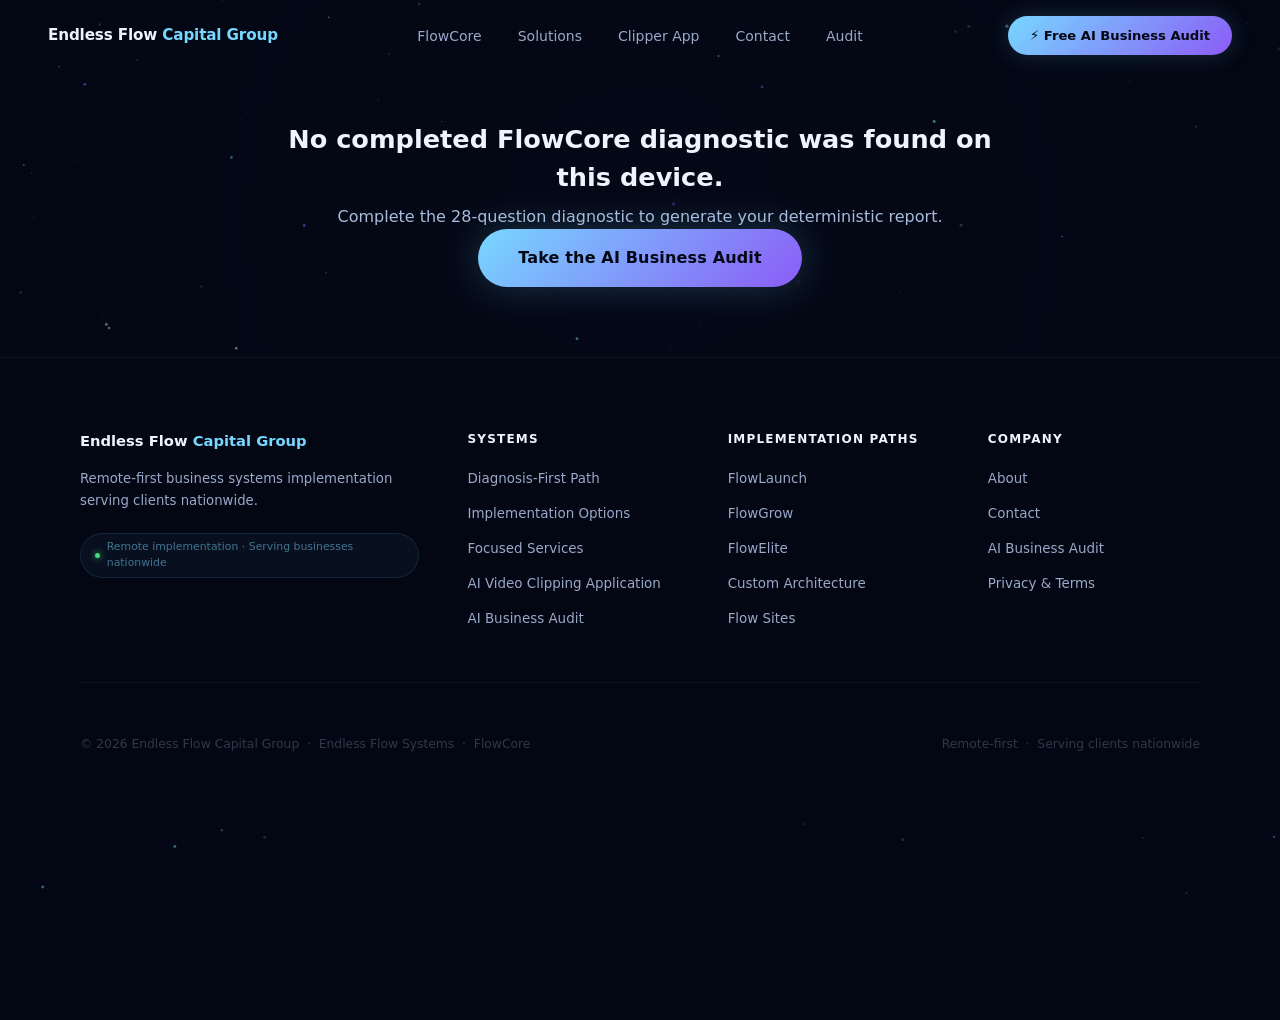
<file: flowcore-report.html>
<!DOCTYPE html>
<html lang="en">
<head>
  <meta charset="UTF-8" />
  <meta name="viewport" content="width=device-width, initial-scale=1.0" />
  <title>FlowCore Diagnostic Report | FlowScale</title>
  <meta name="description" content="Review your FlowCore Business Diagnostic report with deterministic FlowScale scoring, constraints, confidence, and 30/60/90 FlowPlan." />
  <meta property="og:title" content="FlowCore Diagnostic Report" />
  <meta property="og:description" content="Deterministic FlowScale report based on the information provided in your completed audit." />
  <meta property="og:type" content="website" />
  <meta property="og:url" content="https://www.endlessflowcapitalgroup.com/flowcore-report.html" />
  <link rel="canonical" href="https://www.endlessflowcapitalgroup.com/flowcore-report.html" />
  <meta name="robots" content="noindex, follow" />
  <link rel="manifest" href="manifest.json" />
  <meta name="theme-color" content="#040714" />
  <link rel="stylesheet" href="styles.css" />
  <style>
    .fr-wrap { max-width:1120px; margin:0 auto; padding:120px 20px 80px; }
    .fr-head { display:flex; justify-content:space-between; gap:16px; flex-wrap:wrap; align-items:flex-start; margin-bottom:18px; }
    .fr-title { font-size:clamp(1.6rem,4vw,2.5rem); margin:0; }
    .fr-sub { color:#a9bcdc; margin-top:8px; }
    .fr-controls { display:flex; flex-wrap:wrap; gap:8px; }

    .fr-card { background:rgba(8,13,31,.82); border:1px solid rgba(255,255,255,.12); border-radius:16px; padding:16px; }
    .fr-grid { display:grid; gap:12px; }
    .fr-grid-2 { grid-template-columns:repeat(2,minmax(0,1fr)); }
    .fr-grid-3 { grid-template-columns:repeat(3,minmax(0,1fr)); }

    .fr-kv { border:1px solid rgba(255,255,255,.1); border-radius:12px; padding:10px; background:rgba(7,17,38,.55); }
    .fr-kv .k { display:block; font-size:.72rem; text-transform:uppercase; letter-spacing:.08em; color:#82d9ff; margin-bottom:4px; }
    .fr-kv .v { color:#ebf2ff; font-size:.95rem; line-height:1.45; }

    .fr-section { margin-top:14px; }
    .fr-section h2 { font-size:1.12rem; margin-bottom:10px; }
    .fr-note { color:#a8b9dd; font-size:.86rem; }
    .fr-disclaimer { color:#c6d7f4; font-size:.84rem; margin-top:10px; border-top:1px dashed rgba(255,255,255,.12); padding-top:8px; }

    .fr-score-row { border:1px solid rgba(255,255,255,.1); border-radius:12px; padding:10px; background:rgba(7,17,38,.55); }
    .fr-score-top { display:flex; justify-content:space-between; gap:10px; font-size:.86rem; margin-bottom:7px; }
    .fr-bar { height:8px; border-radius:999px; background:rgba(255,255,255,.09); overflow:hidden; }
    .fr-bar > span { display:block; height:100%; background:linear-gradient(90deg,#77d7ff,#8b5cf6); }

    .fr-list { display:grid; gap:8px; }
    .fr-chip { display:inline-flex; border:1px solid rgba(119,215,255,.3); color:#77d7ff; border-radius:999px; font-size:.74rem; padding:4px 9px; }
    .fr-flow { display:grid; gap:8px; }
    .fr-flow-item { border-left:2px solid rgba(119,215,255,.45); padding:8px 10px; background:rgba(7,17,38,.4); border-radius:10px; }

    .fr-empty { text-align:center; max-width:760px; margin:120px auto 70px; }
    .fr-empty h1 { font-size:1.6rem; }

    .fr-sev { font-size:.74rem; padding:2px 8px; border-radius:999px; border:1px solid rgba(255,255,255,.16); }

    @media (max-width:920px){
      .fr-grid-3 { grid-template-columns:1fr 1fr; }
      .fr-grid-2 { grid-template-columns:1fr; }
    }
    @media (max-width:640px){
      .fr-grid-3 { grid-template-columns:1fr; }
      .fr-wrap { padding:110px 16px 70px; }
    }

    @media print {
      .ef-canvas, #ef-nav-mount, #ef-footer-mount, .fr-controls, .fr-optional-cta { display:none !important; }
      .fr-wrap { padding:10px 0 0; max-width:none; }
      .fr-card, .fr-score-row, .fr-kv, .fr-flow-item { break-inside:avoid; page-break-inside:avoid; }
      body { background:#fff !important; color:#000 !important; }
      .fr-note, .fr-disclaimer { color:#333 !important; }
    }
  </style>
</head>
<body class="ef-body">
<canvas class="ef-canvas" id="efCanvas"></canvas>
<div class="ef-page">
  <div id="ef-nav-mount"></div>

  <div id="frEmpty" class="fr-empty" hidden>
    <h1>No completed FlowCore diagnostic was found on this device.</h1>
    <p class="fr-sub">Complete the 28-question diagnostic to generate your deterministic report.</p>
    <a href="audit.html" class="ef-btn-primary">Take the AI Business Audit</a>
  </div>

  <main id="frReport" class="fr-wrap" hidden>
    <div class="fr-head">
      <div>
        <h1 class="fr-title">FlowCore Diagnostic Report</h1>
        <p class="fr-sub" id="frMetaLine"></p>
      </div>
      <div class="fr-controls">
        <button type="button" id="frPrintBtn" class="ef-btn-primary">Print / Save Report</button>
        <a href="audit.html" class="ef-btn-secondary">Start New Audit</a>
        <button type="button" id="frClearBtn" class="ef-btn-secondary">Clear Diagnostic Data</button>
      </div>
    </div>

    <section class="fr-card fr-section" id="frExecutive"></section>
    <section class="fr-card fr-section" id="frScorecard"></section>
    <section class="fr-card fr-section" id="frLeakage"></section>
    <section class="fr-card fr-section" id="frConstraints"></section>
    <section class="fr-card fr-section" id="frChain"></section>
    <section class="fr-card fr-section" id="frArchitecture"></section>
    <section class="fr-card fr-section" id="frAi"></section>
    <section class="fr-card fr-section" id="frFlowPlan"></section>
    <section class="fr-card fr-section" id="frNext"></section>
    <section class="fr-card fr-section" id="frConfidence"></section>
    <section class="fr-card fr-section" id="frFlags"></section>
    <section class="fr-card fr-section" id="frExpansion"></section>

    <div class="fr-card fr-section fr-optional-cta">
      <h2>Optional: Review This Diagnostic With Endless Flow</h2>
      <p class="fr-note">Diagnosis is separate from any implementation package selection.</p>
      <a href="contact.html" id="frDiscussBtn" class="ef-btn-primary">Discuss Your FlowPlan</a>
    </div>

    <div class="fr-disclaimer" id="frFootDisclaimer"></div>
  </main>

  <div id="ef-footer-mount"></div>
</div>

<script src="flowcore-scoring.js"></script>
<script src="flowcore-report.js"></script>
<script src="flowcore-handoff.js"></script>
<script src="nav.js"></script>
<script>
(function () {
  'use strict';

  function e(id){ return document.getElementById(id); }
  var currentModel = null;

  function readResult() {
    try {
      var raw = localStorage.getItem(FlowcoreReport.RESULT_STORAGE_KEY);
      return raw ? JSON.parse(raw) : null;
    } catch (err) {
      return null;
    }
  }

  function fmtDate(iso) {
    if (!iso) return 'Unknown completion date';
    var d = new Date(iso);
    if (isNaN(d.getTime())) return 'Unknown completion date';
    return d.toLocaleString();
  }

  function pct(v) {
    return (v === null || v === undefined) ? 'Unknown' : String(Math.round(Number(v))) + '%';
  }

  function renderExecutive(model) {
    var ex = model.executive;
    e('frExecutive').innerHTML = [
      '<h2>1. Executive Snapshot</h2>',
      '<div class="fr-chip">FLOWCORE BUSINESS DIAGNOSTIC</div>',
      '<div class="fr-grid fr-grid-3" style="margin-top:10px;">',
      kv('FlowScale Score', ex.score + ' / 100'),
      kv('Stage', ex.stage),
      kv('Scaling Decision', ex.scaling_decision),
      kv('Decision Status', ex.decision_status),
      kv('Primary Constraint', ex.primary_constraint),
      kv('Secondary Constraint', ex.secondary_constraint),
      kv('Strongest Engine', ex.strongest_engine),
      kv('Diagnostic Confidence', ex.diagnostic_confidence_pct + '%'),
      kv('Your Business', 'Deterministic report output') ,
      '</div>',
      '<p class="fr-note" style="margin-top:10px;">' + ex.interpretation + '</p>',
      '<p class="fr-disclaimer">' + ex.disclaimer + '</p>'
    ].join('');
  }

  function kv(k,v){ return '<div class="fr-kv"><span class="k">' + k + '</span><span class="v">' + v + '</span></div>'; }

  function renderScorecard(model) {
    var html = ['<h2>2. Seven Engine Scorecard</h2>','<div class="fr-list">'];
    model.scorecard.forEach(function (row) {
      html.push(
        '<div class="fr-score-row">' +
          '<div class="fr-score-top"><strong>' + row.name + ' — ' + row.score + '/100</strong><span>Weight: ' + row.weight + '% · ' + row.status + '</span></div>' +
          '<div class="fr-bar"><span style="width:' + row.maturity_visual_pct + '%"></span></div>' +
        '</div>'
      );
    });
    html.push('</div>');
    e('frScorecard').innerHTML = html.join('');
  }

  function renderLeakage(model) {
    var l = model.leakage;
    var c = l.counts;
    var funnel = [
      kv('Leads', c.leads === null ? 'Insufficient data to calculate this stage reliably.' : c.leads),
      kv('Appointments', c.appointments === null ? 'Insufficient data to calculate this stage reliably.' : c.appointments),
      kv('Qualified Opportunities', c.qualified === null ? 'Insufficient data to calculate this stage reliably.' : c.qualified),
      kv('Sales / Customers', c.sales === null ? 'Insufficient data to calculate this stage reliably.' : c.sales)
    ].join('');

    var metrics = l.metrics.map(function (m) {
      return '<div class="fr-kv"><span class="k">' + m.name + '</span><span class="v">' + m.value_display + '</span>' + (m.requires_clarification ? '<p class="fr-note">' + m.clarification_text + '</p>' : '') + '</div>';
    }).join('');

    e('frLeakage').innerHTML = [
      '<h2>3. Revenue Leakage Map</h2>',
      '<div class="fr-grid fr-grid-2">',
      '<div><h3 style="font-size:.95rem;margin-bottom:8px;">Funnel Inputs</h3><div class="fr-grid fr-grid-2">' + funnel + '</div></div>',
      '<div><h3 style="font-size:.95rem;margin-bottom:8px;">Derived Conversion Metrics</h3><div class="fr-list">' + metrics + '</div></div>',
      '</div>'
    ].join('');
  }

  function renderConstraintCard(title, c, explanation) {
    if (!c) return '<div class="fr-kv"><span class="k">' + title + '</span><span class="v">No deterministic constraint was identified.</span></div>';
    return [
      '<div class="fr-kv">',
      '<span class="k">' + title + '</span>',
      '<span class="v"><strong>' + c.label + '</strong></span>',
      '<p class="fr-note">Engine: ' + c.engine + ' · Maturity: ' + c.normalized_score + '/100 · Priority: ' + c.priority_score + '</p>',
      '<p class="fr-note">Severity: ' + c.gap_severity + ' · Revenue Impact: ' + c.revenue_impact + ' · Dependency: ' + c.dependency + ' · Urgency: ' + c.urgency + '</p>',
      '<p class="fr-note">Reason Code: ' + c.reason_code + '</p>',
      '<p class="fr-note">' + explanation + '</p>',
      '</div>'
    ].join('');
  }

  function renderConstraints(model) {
    var c = model.constraints;
    var next = c.next_priority_constraint ? renderConstraintCard('NEXT PRIORITY CONSTRAINT', c.next_priority_constraint, 'This candidate is third-ranked by deterministic priority and does not imply proven causal downstream dependency.') : '';
    e('frConstraints').innerHTML = [
      '<h2>4. Constraint Analysis</h2>',
      '<div class="fr-grid fr-grid-2">',
      renderConstraintCard('Primary Constraint', c.primary, c.primary_explanation),
      renderConstraintCard('Secondary Constraint', c.secondary, c.secondary_explanation),
      '</div>',
      next ? '<div style="margin-top:10px;">' + next + '</div>' : '',
      '<p class="fr-note" style="margin-top:10px;">' + c.ranking_limitation_note + '</p>'
    ].join('');
  }

  function renderChain(model) {
    var chain = model.chain;
    var html = ['<h2>5. Constraint Priority Sequence</h2>'];
    if (!chain.length) {
      html.push('<p class="fr-note">No reliable multi-step constraint priority sequence is available from the current diagnostic.</p>');
    } else {
      html.push('<div class="fr-flow">');
      chain.forEach(function (item, idx) {
        html.push('<div class="fr-flow-item"><strong>' + (idx === 0 ? 'Primary' : (idx === 1 ? 'Secondary' : 'Next Priority')) + ':</strong> ' + item.question_id + ' — ' + item.label + '</div>');
      });
      html.push('</div>');
    }
    e('frChain').innerHTML = html.join('');
  }

  function renderArchitecture(model) {
    var a = model.architecture;
    e('frArchitecture').innerHTML = [
      '<h2>6. Current vs Recommended Systems Architecture</h2>',
      '<div class="fr-list">' + a.rows.map(function (row) {
        return '<div class="fr-kv">' +
          '<span class="k">' + row.trigger_process + ' · Trigger: any of [' + (row.trigger_question_ids.join(', ') || 'General') + '] below ' + (row.triggering_maturity_threshold_lt === null ? 'n/a' : row.triggering_maturity_threshold_lt) + '</span>' +
          '<span class="v"><strong>Current Diagnostic State:</strong> ' + row.current_state_label + '</span>' +
          '<p class="fr-note"><strong>Priority Future State:</strong> ' + row.recommended_state_label + '</p>' +
          '<p class="fr-note"><strong>Reason:</strong> ' + row.reason + '</p>' +
        '</div>';
      }).join('') + '</div>'
    ].join('');
  }

  function renderAi(model) {
    var ai = model.ai_opportunities;
    e('frAi').innerHTML = [
      '<h2>7. AI & Automation Opportunity Map</h2>',
      '<p class="fr-note">' + ai.principle + '</p>',
      '<div class="fr-list">',
      ai.items.map(function (x) {
        return '<div class="fr-kv"><span class="k">' + x.process + ' · Trigger: ' + x.trigger + '</span><span class="v">' + x.category + '</span><p class="fr-note"><strong>Rationale:</strong> ' + x.rationale + '</p><p class="fr-note"><strong>Safeguards:</strong> ' + x.safeguards + '</p></div>';
      }).join(''),
      '</div>'
    ].join('');
  }

  function renderFlowPlan(model) {
    e('frFlowPlan').innerHTML = [
      '<h2>8. 30 / 60 / 90-Day FlowPlan</h2>',
      '<div class="fr-grid fr-grid-3">',
      model.flowplan.map(function (phase) {
        return '<div class="fr-kv"><span class="k">' + phase.window + ' · ' + phase.mode + '</span><span class="v"><strong>Primary Focus:</strong> ' + phase.focus + '</span><ul class="fr-note" style="margin:8px 0 0 16px;">' + phase.actions.map(function (a) { return '<li>' + a + '</li>'; }).join('') + '</ul></div>';
      }).join(''),
      '</div>'
    ].join('');
  }

  function renderNextStep(model) {
    e('frNext').innerHTML = [
      '<h2>9. Recommended Next Step</h2>',
      kv('Recommended Next Step', model.next_step.category + ' (Rule ' + model.next_step.precedence_code + ')'),
      '<p class="fr-note" style="margin-top:10px;">' + model.next_step.detail + '</p>'
    ].join('');
  }

  function renderConfidence(model) {
    var c = model.confidence;
    e('frConfidence').innerHTML = [
      '<h2>10. Diagnostic Confidence</h2>',
      '<div class="fr-grid fr-grid-2">',
      kv('Diagnostic Confidence', c.diagnostic_confidence_pct + '%'),
      kv('Evidence Coverage', c.evidence_coverage_pct + '%'),
      kv('Decision Confidence', c.decision_confidence),
      kv('Evidence Type Summary', c.evidence_summary.join(' · ')),
      '</div>',
      '<p class="fr-note" style="margin-top:10px;">' + c.explanation + '</p>'
    ].join('');
  }

  function renderFlags(model) {
    if (!model.data_quality.length) {
      e('frFlags').innerHTML = '<h2>11. Data Quality Flags</h2><p class="fr-note">No data-quality flags were detected from submitted supplemental inputs.</p>';
      return;
    }

    e('frFlags').innerHTML = [
      '<h2>11. Data Quality Flags</h2>',
      '<div class="fr-list">',
      model.data_quality.map(function (f) {
        return '<div class="fr-kv"><span class="k">' + f.code + ' <span class="fr-sev">' + f.severity + '</span></span><span class="v">' + f.message + '</span></div>';
      }).join(''),
      '</div>'
    ].join('');
  }

  function renderExpansion(model) {
    var ex = model.expansion;
    var guardrails = ex.failed_guardrails.length ? ex.failed_guardrails.join(', ') : 'None';
    e('frExpansion').innerHTML = [
      '<h2>12. Expansion Ready Guardrails</h2>',
      '<div class="fr-grid fr-grid-2">',
      kv('Expansion Status', ex.headline + ' · ' + ex.status),
      kv('Failed Guardrails', guardrails),
      '</div>'
    ].join('');
  }

  function render(model) {
    renderExecutive(model);
    renderScorecard(model);
    renderLeakage(model);
    renderConstraints(model);
    renderChain(model);
    renderArchitecture(model);
    renderAi(model);
    renderFlowPlan(model);
    renderNextStep(model);
    renderConfidence(model);
    renderFlags(model);
    renderExpansion(model);

    e('frMetaLine').textContent = 'FlowScale Methodology Version: ' + model.metadata.scoring_version + ' · Completed: ' + fmtDate(model.metadata.completion_timestamp);
    e('frFootDisclaimer').textContent = 'Based on the information provided. This diagnostic has not been independently verified. Browser scoring in this phase is a reference implementation.';
  }

  function clearData() {
    var first = window.confirm('Clear all local FlowCore diagnostic data on this device? This removes unfinished and completed report data.');
    if (!first) return;
    var second = window.confirm('Please confirm again to permanently clear local diagnostic data from this browser.');
    if (!second) return;
    localStorage.removeItem(FlowcoreReport.DIAGNOSTIC_STORAGE_KEY);
    localStorage.removeItem(FlowcoreReport.RESULT_STORAGE_KEY);
    e('frReport').hidden = true;
    e('frEmpty').hidden = false;
  }

  function init() {
    var discussBtn = e('frDiscussBtn');
    e('frPrintBtn').addEventListener('click', function () { window.print(); });
    e('frClearBtn').addEventListener('click', clearData);
    discussBtn.addEventListener('click', function (evt) {
      evt.preventDefault();
      var fallback = 'contact.html';
      if (!currentModel || !window.FlowcoreHandoff) {
        window.location.href = fallback;
        return;
      }
      var stored = FlowcoreHandoff.createAndStoreFromReportModel(currentModel);
      if (stored && stored.ok) {
        window.location.href = 'contact.html?source=flowcore-report';
        return;
      }
      window.location.href = fallback;
    });

    var payload = readResult();
    var model = FlowcoreReport.buildReportModel(payload);

    if (!model.ok) {
      e('frEmpty').hidden = false;
      e('frReport').hidden = true;
      return;
    }

    e('frEmpty').hidden = true;
    e('frReport').hidden = false;
    currentModel = model;
    render(model);
  }

  init();
})();
</script>
</body>
</html>
</file>
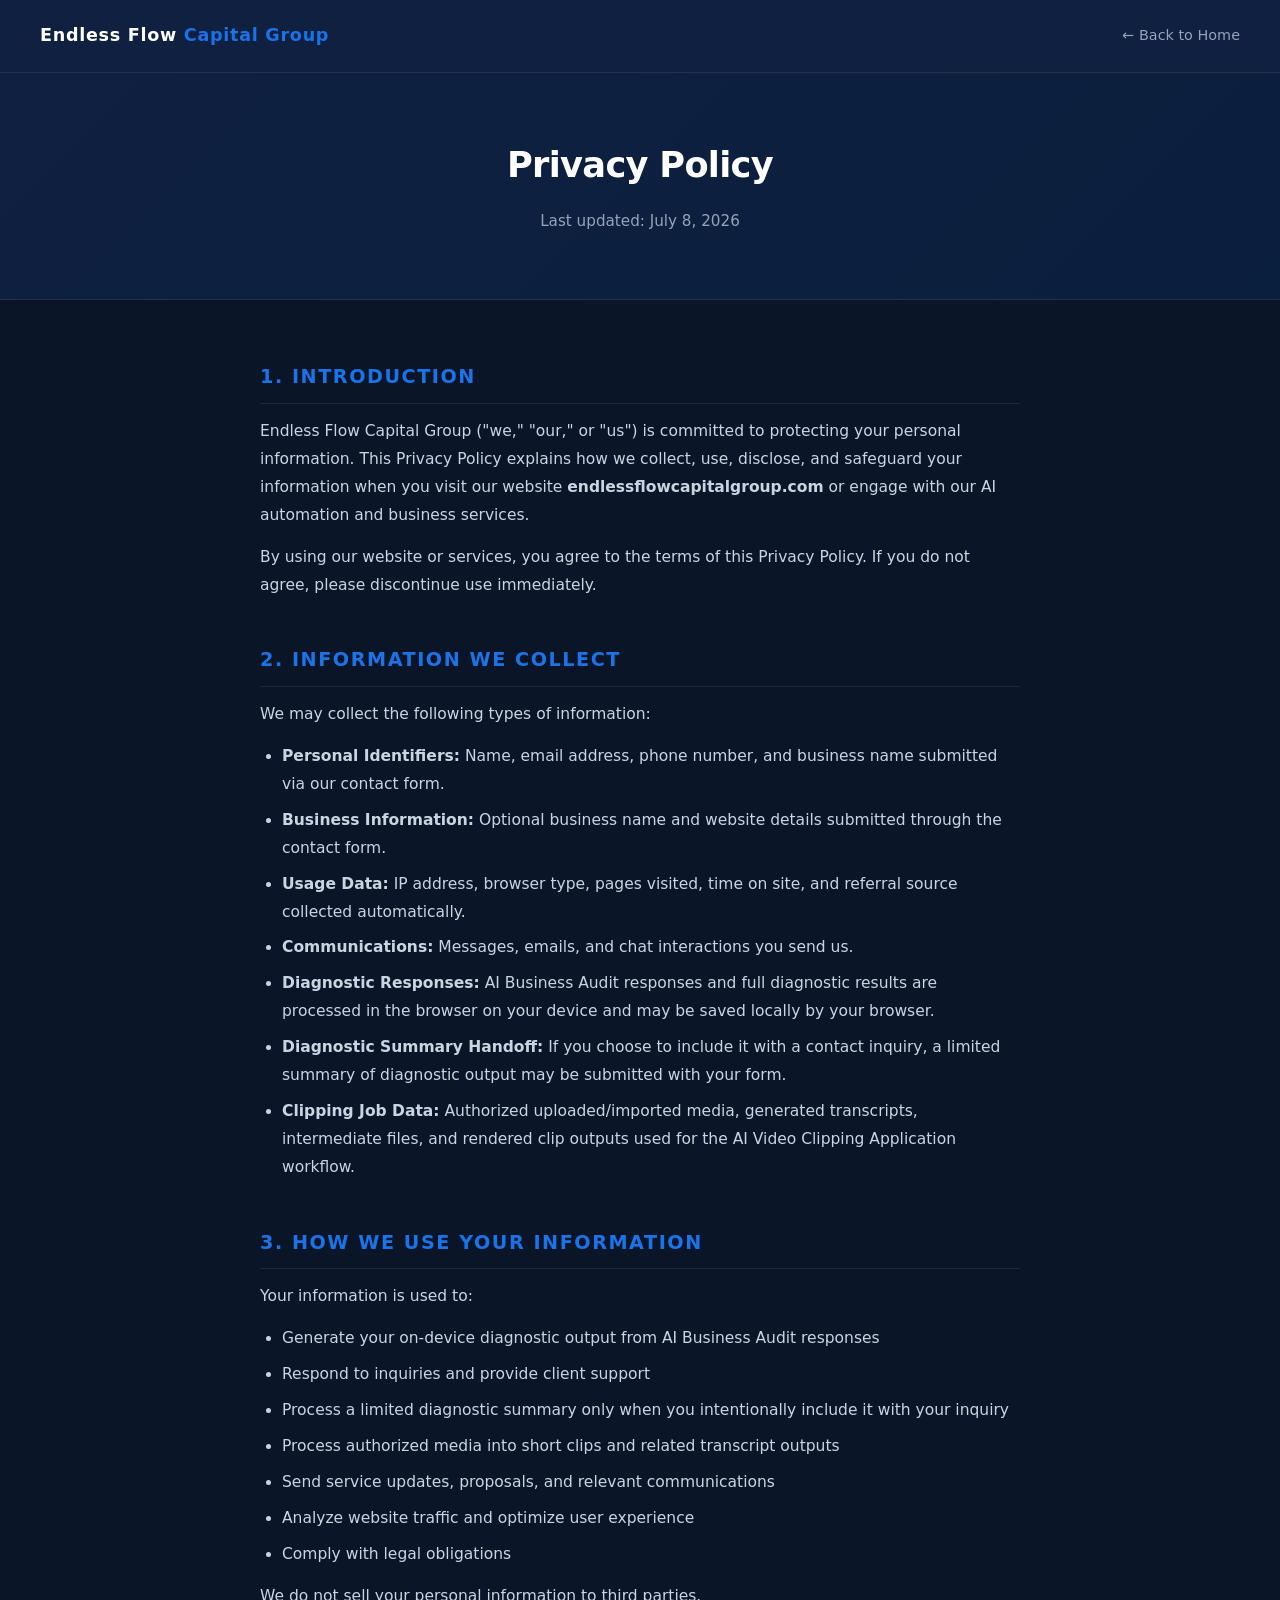
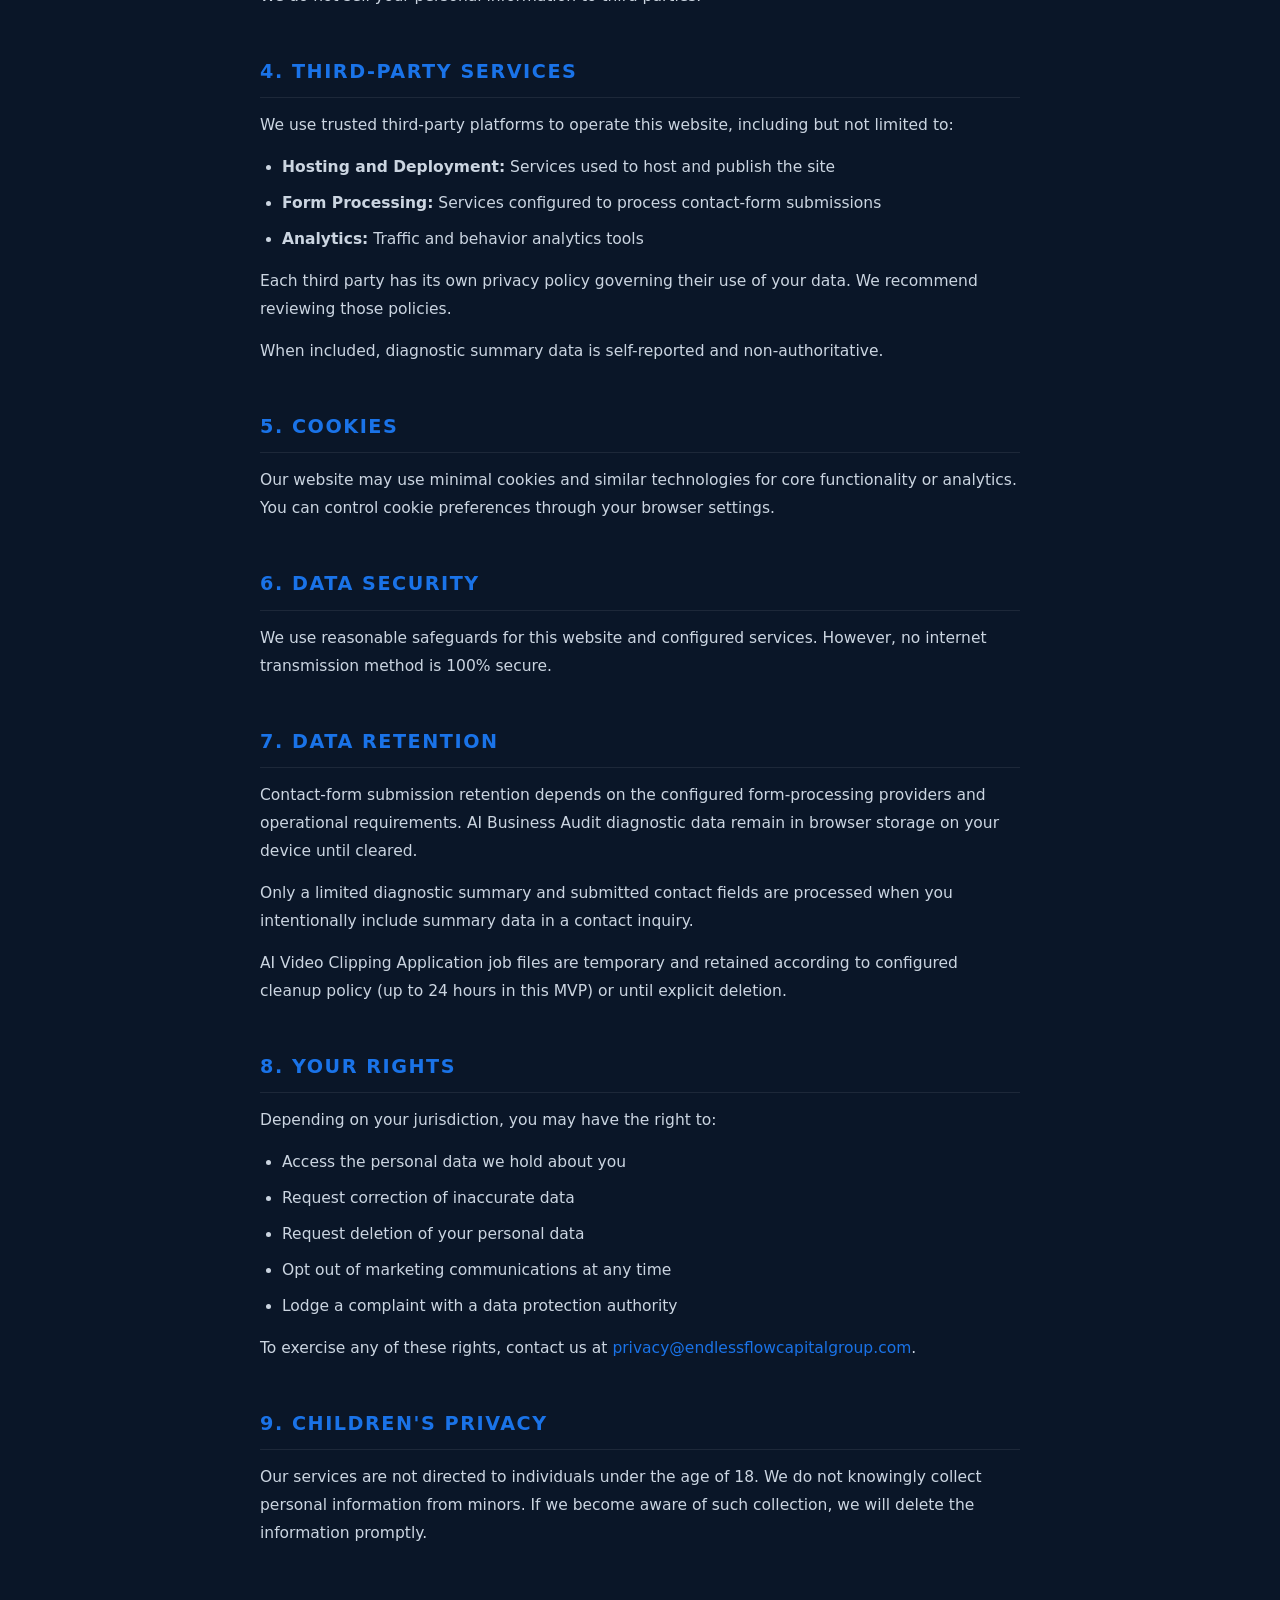
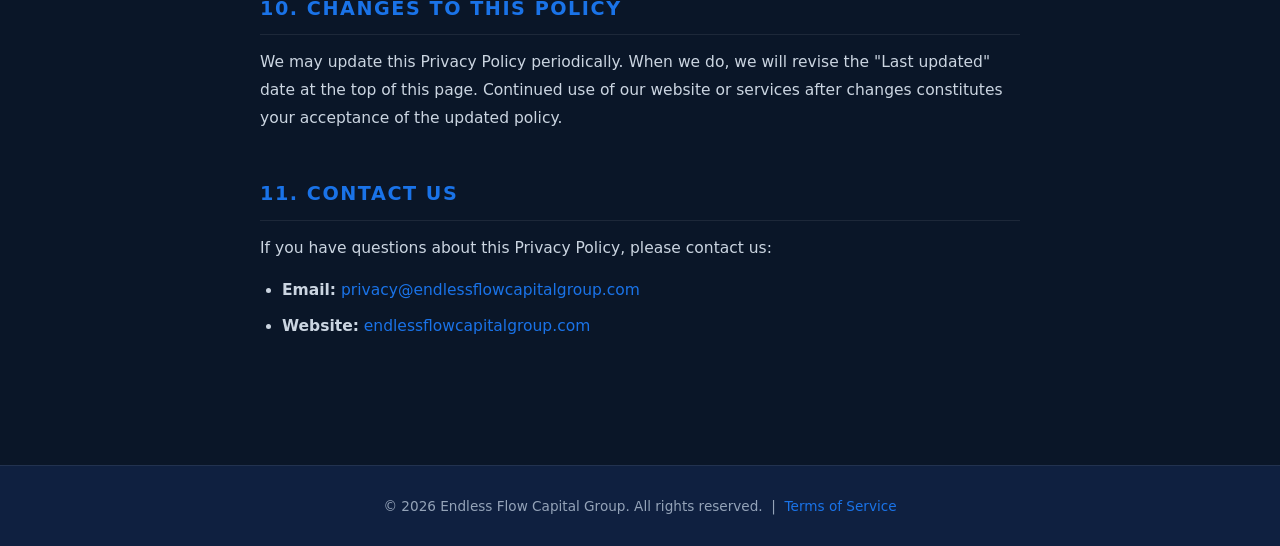
<file: privacy-policy.html>
<!DOCTYPE html>
<html lang="en">
<head>
  <meta charset="UTF-8" />
  <meta name="viewport" content="width=device-width, initial-scale=1.0" />
  <title>Privacy Policy | Endless Flow Capital Group</title>
  <meta name="description" content="Read the Endless Flow Capital Group privacy policy, including data handling, security practices, and contact details." />
  <meta property="og:title" content="Privacy Policy | Endless Flow Capital Group" />
  <meta property="og:description" content="Read the Endless Flow Capital Group privacy policy, including data handling, security practices, and contact details." />
  <meta property="og:type" content="website" />
  <meta property="og:url" content="https://www.endlessflowcapitalgroup.com/privacy-policy.html" />
  <link rel="canonical" href="https://www.endlessflowcapitalgroup.com/privacy-policy.html" />
  <style>
    :root {
      --navy: #0a1628;
      --navy-mid: #0f2040;
      --accent: #1a73e8;
      --white: #ffffff;
      --off-white: #f4f6f9;
      --muted: #94a3b8;
      --border: rgba(255,255,255,0.08);
    }
    * { margin: 0; padding: 0; box-sizing: border-box; }
    body {
      font-family: 'Segoe UI', system-ui, -apple-system, sans-serif;
      background: var(--navy);
      color: var(--white);
      line-height: 1.8;
    }
    header {
      background: var(--navy-mid);
      border-bottom: 1px solid var(--border);
      padding: 20px 40px;
      display: flex;
      align-items: center;
      justify-content: space-between;
    }
    header .brand {
      font-size: 1.1rem;
      font-weight: 700;
      letter-spacing: 0.04em;
      color: var(--white);
      text-decoration: none;
    }
    header .brand span { color: var(--accent); }
    .hero {
      background: linear-gradient(135deg, var(--navy-mid) 0%, #0a1f3d 100%);
      padding: 60px 40px 50px;
      text-align: center;
      border-bottom: 1px solid var(--border);
    }
    .hero h1 {
      font-size: 2.2rem;
      font-weight: 800;
      letter-spacing: -0.02em;
      margin-bottom: 12px;
    }
    .hero p {
      color: var(--muted);
      font-size: 0.95rem;
    }
    .container {
      max-width: 820px;
      margin: 0 auto;
      padding: 60px 30px 80px;
    }
    section { margin-bottom: 44px; }
    h2 {
      font-size: 1.2rem;
      font-weight: 700;
      color: var(--accent);
      text-transform: uppercase;
      letter-spacing: 0.08em;
      margin-bottom: 14px;
      padding-bottom: 8px;
      border-bottom: 1px solid var(--border);
    }
    p { color: #cbd5e1; margin-bottom: 14px; font-size: 0.97rem; }
    ul { color: #cbd5e1; padding-left: 22px; margin-bottom: 14px; }
    ul li { margin-bottom: 8px; font-size: 0.97rem; }
    a { color: var(--accent); text-decoration: none; }
    a:hover { text-decoration: underline; }
    footer {
      background: var(--navy-mid);
      border-top: 1px solid var(--border);
      text-align: center;
      padding: 28px 20px;
      color: var(--muted);
      font-size: 0.85rem;
    }
  </style>
</head>
<body>

<header>
  <a class="brand" href="/">Endless Flow <span>Capital Group</span></a>
  <a href="/" style="color: var(--muted); font-size:0.9rem;">← Back to Home</a>
</header>

<div class="hero">
  <h1>Privacy Policy</h1>
  <p>Last updated: July 8, 2026</p>
</div>

<div class="container">

  <section>
    <h2>1. Introduction</h2>
    <p>Endless Flow Capital Group ("we," "our," or "us") is committed to protecting your personal information. This Privacy Policy explains how we collect, use, disclose, and safeguard your information when you visit our website <strong>endlessflowcapitalgroup.com</strong> or engage with our AI automation and business services.</p>
    <p>By using our website or services, you agree to the terms of this Privacy Policy. If you do not agree, please discontinue use immediately.</p>
  </section>

  <section>
    <h2>2. Information We Collect</h2>
    <p>We may collect the following types of information:</p>
    <ul>
      <li><strong>Personal Identifiers:</strong> Name, email address, phone number, and business name submitted via our contact form.</li>
      <li><strong>Business Information:</strong> Optional business name and website details submitted through the contact form.</li>
      <li><strong>Usage Data:</strong> IP address, browser type, pages visited, time on site, and referral source collected automatically.</li>
      <li><strong>Communications:</strong> Messages, emails, and chat interactions you send us.</li>
      <li><strong>Diagnostic Responses:</strong> AI Business Audit responses and full diagnostic results are processed in the browser on your device and may be saved locally by your browser.</li>
      <li><strong>Diagnostic Summary Handoff:</strong> If you choose to include it with a contact inquiry, a limited summary of diagnostic output may be submitted with your form.</li>
      <li><strong>Clipping Job Data:</strong> Authorized uploaded/imported media, generated transcripts, intermediate files, and rendered clip outputs used for the AI Video Clipping Application workflow.</li>
    </ul>
  </section>

  <section>
    <h2>3. How We Use Your Information</h2>
    <p>Your information is used to:</p>
    <ul>
      <li>Generate your on-device diagnostic output from AI Business Audit responses</li>
      <li>Respond to inquiries and provide client support</li>
      <li>Process a limited diagnostic summary only when you intentionally include it with your inquiry</li>
      <li>Process authorized media into short clips and related transcript outputs</li>
      <li>Send service updates, proposals, and relevant communications</li>
      <li>Analyze website traffic and optimize user experience</li>
      <li>Comply with legal obligations</li>
    </ul>
    <p>We do not sell your personal information to third parties.</p>
  </section>

  <section>
    <h2>4. Third-Party Services</h2>
    <p>We use trusted third-party platforms to operate this website, including but not limited to:</p>
    <ul>
      <li><strong>Hosting and Deployment:</strong> Services used to host and publish the site</li>
      <li><strong>Form Processing:</strong> Services configured to process contact-form submissions</li>
      <li><strong>Analytics:</strong> Traffic and behavior analytics tools</li>
    </ul>
    <p>Each third party has its own privacy policy governing their use of your data. We recommend reviewing those policies.</p>
    <p>When included, diagnostic summary data is self-reported and non-authoritative.</p>
  </section>

  <section>
    <h2>5. Cookies</h2>
    <p>Our website may use minimal cookies and similar technologies for core functionality or analytics. You can control cookie preferences through your browser settings.</p>
  </section>

  <section>
    <h2>6. Data Security</h2>
    <p>We use reasonable safeguards for this website and configured services. However, no internet transmission method is 100% secure.</p>
  </section>

  <section>
    <h2>7. Data Retention</h2>
    <p>Contact-form submission retention depends on the configured form-processing providers and operational requirements. AI Business Audit diagnostic data remain in browser storage on your device until cleared.</p>
    <p>Only a limited diagnostic summary and submitted contact fields are processed when you intentionally include summary data in a contact inquiry.</p>
    <p>AI Video Clipping Application job files are temporary and retained according to configured cleanup policy (up to 24 hours in this MVP) or until explicit deletion.</p>
  </section>

  <section>
    <h2>8. Your Rights</h2>
    <p>Depending on your jurisdiction, you may have the right to:</p>
    <ul>
      <li>Access the personal data we hold about you</li>
      <li>Request correction of inaccurate data</li>
      <li>Request deletion of your personal data</li>
      <li>Opt out of marketing communications at any time</li>
      <li>Lodge a complaint with a data protection authority</li>
    </ul>
    <p>To exercise any of these rights, contact us at <a href="mailto:privacy@endlessflowcapitalgroup.com">privacy@endlessflowcapitalgroup.com</a>.</p>
  </section>

  <section>
    <h2>9. Children's Privacy</h2>
    <p>Our services are not directed to individuals under the age of 18. We do not knowingly collect personal information from minors. If we become aware of such collection, we will delete the information promptly.</p>
  </section>

  <section>
    <h2>10. Changes to This Policy</h2>
    <p>We may update this Privacy Policy periodically. When we do, we will revise the "Last updated" date at the top of this page. Continued use of our website or services after changes constitutes your acceptance of the updated policy.</p>
  </section>

  <section>
    <h2>11. Contact Us</h2>
    <p>If you have questions about this Privacy Policy, please contact us:</p>
    <ul>
      <li><strong>Email:</strong> <a href="mailto:privacy@endlessflowcapitalgroup.com">privacy@endlessflowcapitalgroup.com</a></li>
      <li><strong>Website:</strong> <a href="https://endlessflowcapitalgroup.com">endlessflowcapitalgroup.com</a></li>
    </ul>
  </section>

</div>

<footer>
  &copy; 2026 Endless Flow Capital Group. All rights reserved.
  &nbsp;|&nbsp; <a href="terms.html">Terms of Service</a>
</footer>

</body>
</html>
</file>
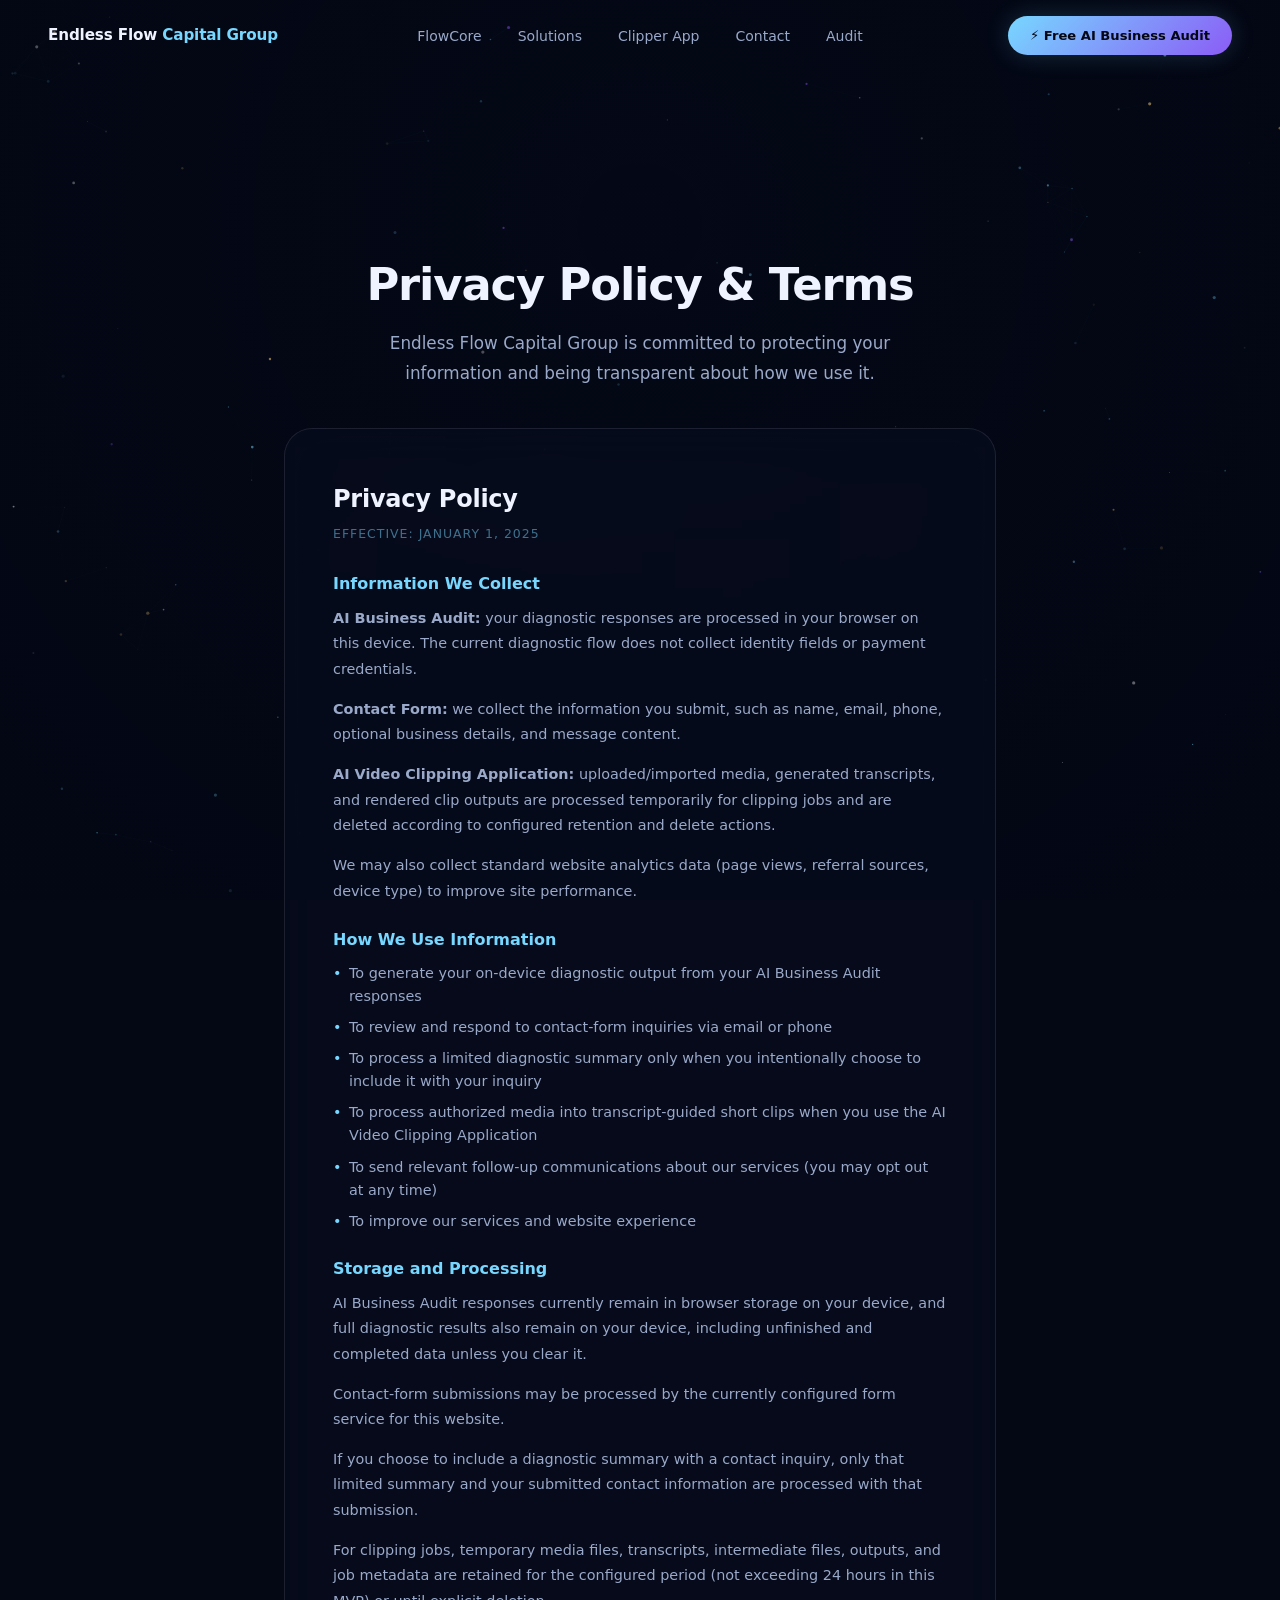
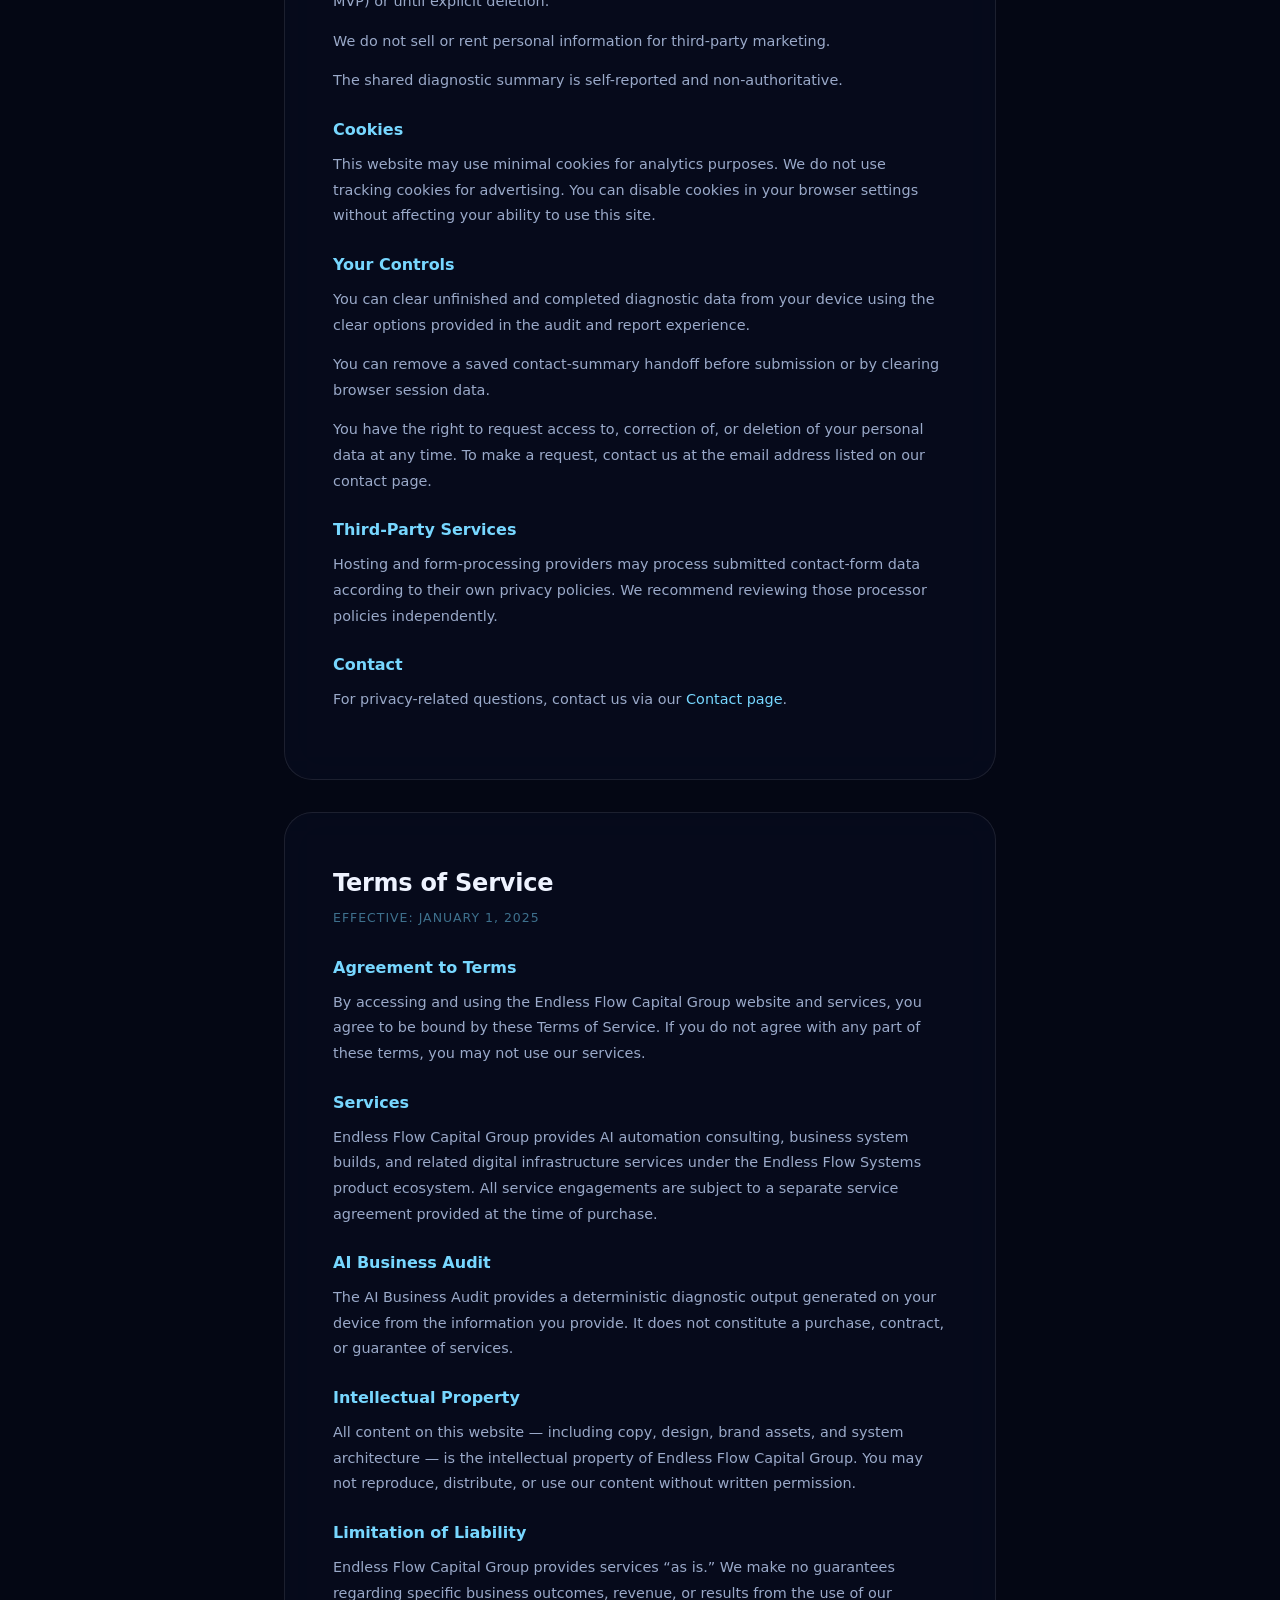
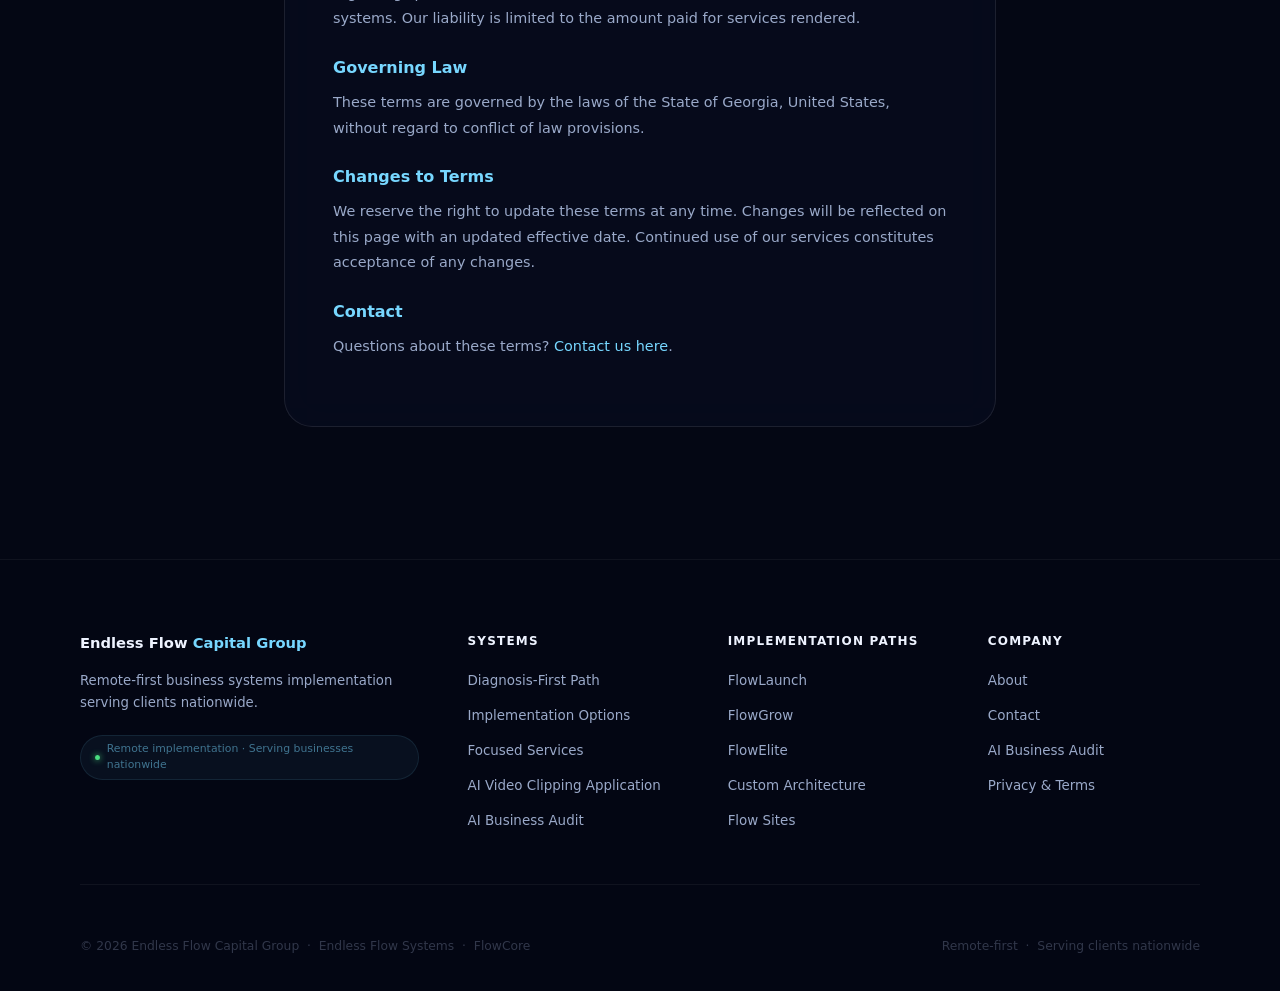
<file: privacy.html>
<!DOCTYPE html>
<html lang="en">
<head>
  <meta charset="UTF-8" />
  <meta name="viewport" content="width=device-width, initial-scale=1.0" />
  <title>Privacy Policy &amp; Terms — Endless Flow Capital Group</title>
  <meta name="description" content="Privacy Policy and Terms of Service for Endless Flow Capital Group." />
  <meta property="og:title" content="Privacy Policy &amp; Terms — Endless Flow Capital Group" />
  <meta property="og:description" content="Privacy Policy and Terms of Service for Endless Flow Capital Group." />
  <meta property="og:type" content="website" />
  <meta property="og:url" content="https://www.endlessflowcapitalgroup.com/privacy.html" />
  <link rel="canonical" href="https://www.endlessflowcapitalgroup.com/privacy.html" />
  <link rel="manifest" href="manifest.json" />
  <meta name="theme-color" content="#040714" />
  <link rel="stylesheet" href="styles.css" />
  <style>
    .ef-legal-wrap { max-width: 760px; margin: 0 auto; padding: 140px 24px 100px; }
    .ef-legal-card { background:rgba(8,13,31,0.72); border:1px solid rgba(255,255,255,0.09); border-radius:28px; padding:52px 48px; margin-bottom:32px; backdrop-filter:blur(20px); }
    .ef-legal-card h2 { font-size:1.5rem; font-weight:900; color:#eef3ff; margin-bottom:8px; letter-spacing:-0.01em; }
    .ef-legal-card .ef-legal-date { font-size:0.78rem; color:rgba(119,215,255,0.5); margin-bottom:28px; text-transform:uppercase; letter-spacing:0.08em; }
    .ef-legal-card h3 { font-size:1rem; font-weight:700; color:#77d7ff; margin:24px 0 10px; }
    .ef-legal-card p  { font-size:0.9rem; color:#9aa9c9; line-height:1.78; margin-bottom:14px; }
    .ef-legal-card ul { list-style:none; margin-bottom:14px; display:flex; flex-direction:column; gap:8px; }
    .ef-legal-card ul li { font-size:0.9rem; color:#9aa9c9; line-height:1.6; padding-left:16px; position:relative; }
    .ef-legal-card ul li::before { content:'\2022'; color:#77d7ff; position:absolute; left:0; }
    .ef-legal-card a { color:#77d7ff; text-decoration:none; }
    @media(max-width:640px){ .ef-legal-card{ padding:32px 22px; } }
  </style>
</head>
<body class="ef-body">
<canvas class="ef-canvas" id="efCanvas"></canvas>
<div class="ef-page">

  <div id="ef-nav-mount"></div>

  <div class="ef-legal-wrap">
    <div class="ef-page-hero" style="padding:120px 0 40px;">
      <h1 class="ef-page-hero-title" style="font-size:clamp(1.8rem,4vw,2.8rem);">Privacy Policy &amp; Terms</h1>
      <p class="ef-page-hero-sub">Endless Flow Capital Group is committed to protecting your information and being transparent about how we use it.</p>
    </div>

    <!-- PRIVACY POLICY -->
    <div class="ef-legal-card">
      <h2>Privacy Policy</h2>
      <div class="ef-legal-date">Effective: January 1, 2025</div>

      <h3>Information We Collect</h3>
      <p><strong>AI Business Audit:</strong> your diagnostic responses are processed in your browser on this device. The current diagnostic flow does not collect identity fields or payment credentials.</p>
      <p><strong>Contact Form:</strong> we collect the information you submit, such as name, email, phone, optional business details, and message content.</p>
      <p><strong>AI Video Clipping Application:</strong> uploaded/imported media, generated transcripts, and rendered clip outputs are processed temporarily for clipping jobs and are deleted according to configured retention and delete actions.</p>
      <p>We may also collect standard website analytics data (page views, referral sources, device type) to improve site performance.</p>

      <h3>How We Use Information</h3>
      <ul>
        <li>To generate your on-device diagnostic output from your AI Business Audit responses</li>
        <li>To review and respond to contact-form inquiries via email or phone</li>
        <li>To process a limited diagnostic summary only when you intentionally choose to include it with your inquiry</li>
        <li>To process authorized media into transcript-guided short clips when you use the AI Video Clipping Application</li>
        <li>To send relevant follow-up communications about our services (you may opt out at any time)</li>
        <li>To improve our services and website experience</li>
      </ul>

      <h3>Storage and Processing</h3>
      <p>AI Business Audit responses currently remain in browser storage on your device, and full diagnostic results also remain on your device, including unfinished and completed data unless you clear it.</p>
      <p>Contact-form submissions may be processed by the currently configured form service for this website.</p>
      <p>If you choose to include a diagnostic summary with a contact inquiry, only that limited summary and your submitted contact information are processed with that submission.</p>
      <p>For clipping jobs, temporary media files, transcripts, intermediate files, outputs, and job metadata are retained for the configured period (not exceeding 24 hours in this MVP) or until explicit deletion.</p>
      <p>We do not sell or rent personal information for third-party marketing.</p>
      <p>The shared diagnostic summary is self-reported and non-authoritative.</p>

      <h3>Cookies</h3>
      <p>This website may use minimal cookies for analytics purposes. We do not use tracking cookies for advertising. You can disable cookies in your browser settings without affecting your ability to use this site.</p>

      <h3>Your Controls</h3>
      <p>You can clear unfinished and completed diagnostic data from your device using the clear options provided in the audit and report experience.</p>
      <p>You can remove a saved contact-summary handoff before submission or by clearing browser session data.</p>
      <p>You have the right to request access to, correction of, or deletion of your personal data at any time. To make a request, contact us at the email address listed on our contact page.</p>

      <h3>Third-Party Services</h3>
      <p>Hosting and form-processing providers may process submitted contact-form data according to their own privacy policies. We recommend reviewing those processor policies independently.</p>

      <h3>Contact</h3>
      <p>For privacy-related questions, contact us via our <a href="contact.html">Contact page</a>.</p>
    </div>

    <!-- TERMS OF SERVICE -->
    <div class="ef-legal-card">
      <h2>Terms of Service</h2>
      <div class="ef-legal-date">Effective: January 1, 2025</div>

      <h3>Agreement to Terms</h3>
      <p>By accessing and using the Endless Flow Capital Group website and services, you agree to be bound by these Terms of Service. If you do not agree with any part of these terms, you may not use our services.</p>

      <h3>Services</h3>
      <p>Endless Flow Capital Group provides AI automation consulting, business system builds, and related digital infrastructure services under the Endless Flow Systems product ecosystem. All service engagements are subject to a separate service agreement provided at the time of purchase.</p>

      <h3>AI Business Audit</h3>
      <p>The AI Business Audit provides a deterministic diagnostic output generated on your device from the information you provide. It does not constitute a purchase, contract, or guarantee of services.</p>

      <h3>Intellectual Property</h3>
      <p>All content on this website &mdash; including copy, design, brand assets, and system architecture &mdash; is the intellectual property of Endless Flow Capital Group. You may not reproduce, distribute, or use our content without written permission.</p>

      <h3>Limitation of Liability</h3>
      <p>Endless Flow Capital Group provides services &ldquo;as is.&rdquo; We make no guarantees regarding specific business outcomes, revenue, or results from the use of our systems. Our liability is limited to the amount paid for services rendered.</p>

      <h3>Governing Law</h3>
      <p>These terms are governed by the laws of the State of Georgia, United States, without regard to conflict of law provisions.</p>

      <h3>Changes to Terms</h3>
      <p>We reserve the right to update these terms at any time. Changes will be reflected on this page with an updated effective date. Continued use of our services constitutes acceptance of any changes.</p>

      <h3>Contact</h3>
      <p>Questions about these terms? <a href="contact.html">Contact us here</a>.</p>
    </div>
  </div>

  <div id="ef-footer-mount"></div>
</div>
<script src="nav.js"></script>
</body>
</html>
</file>
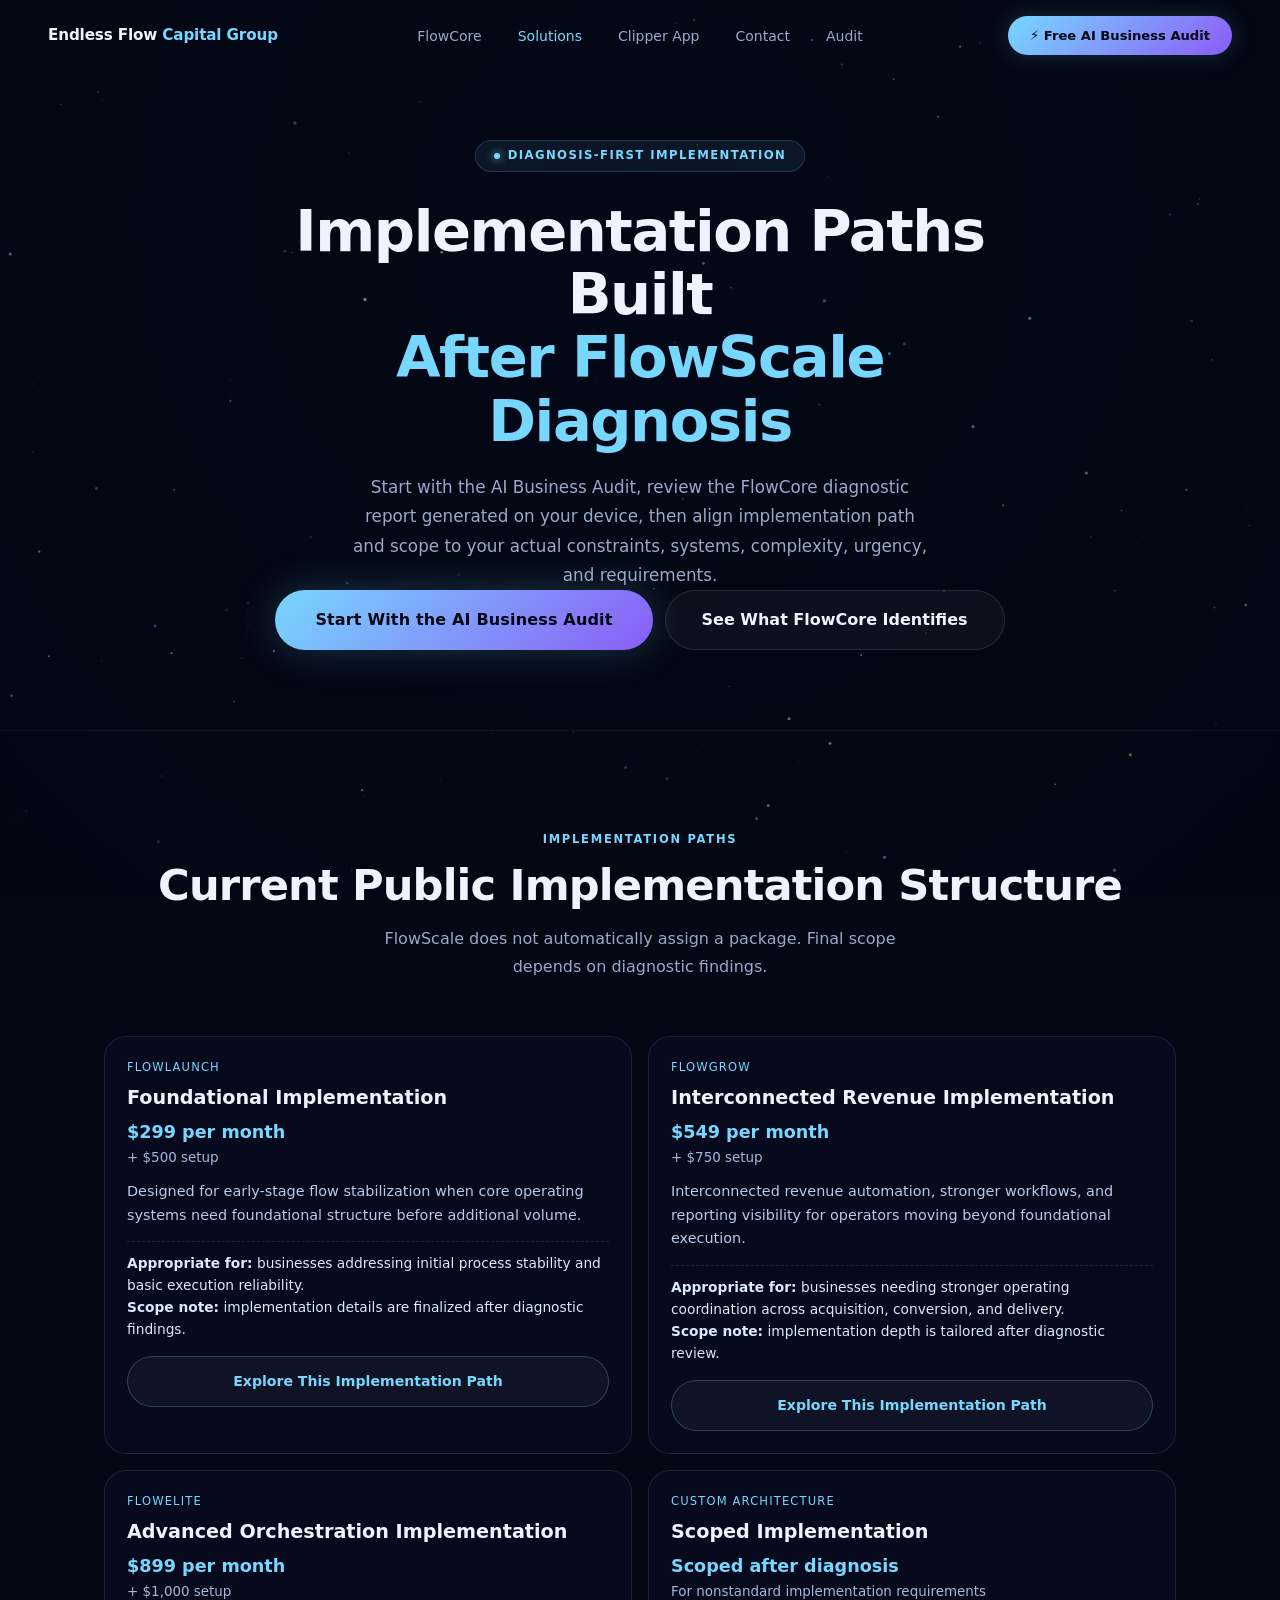
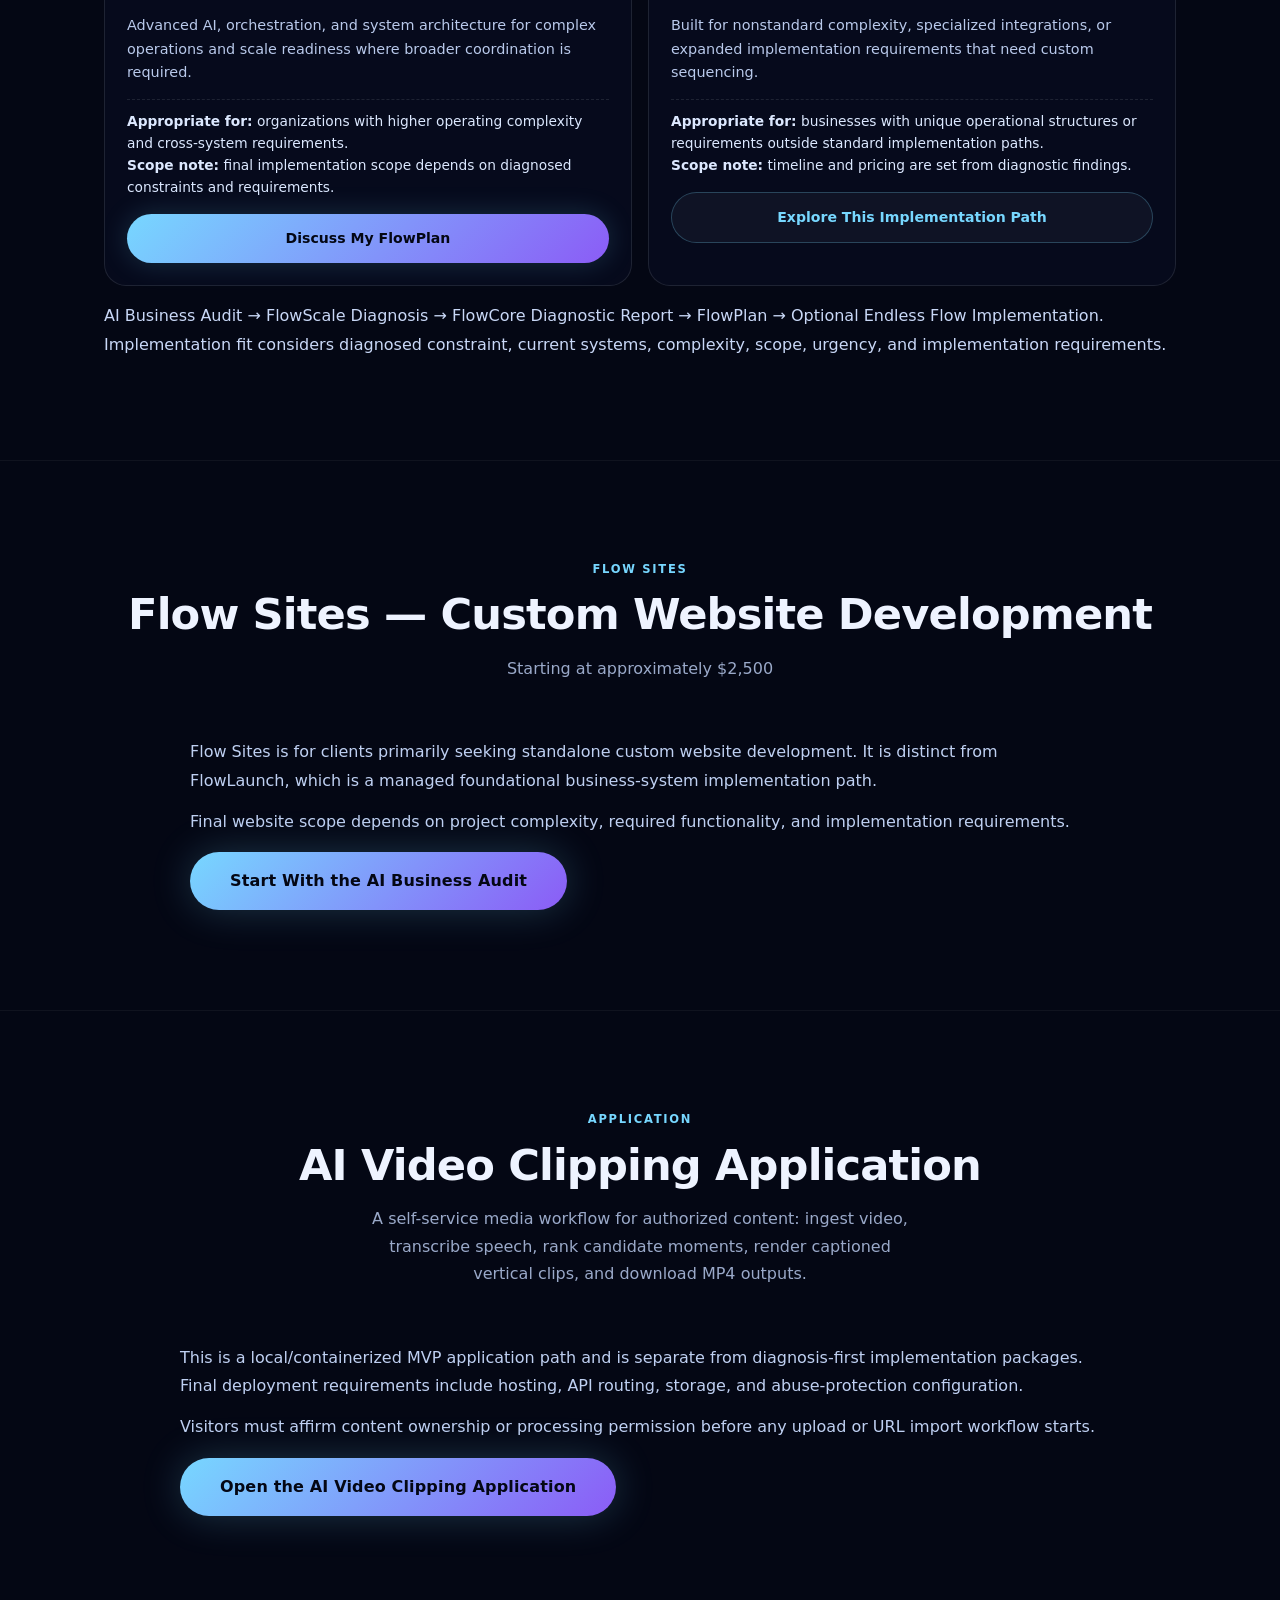
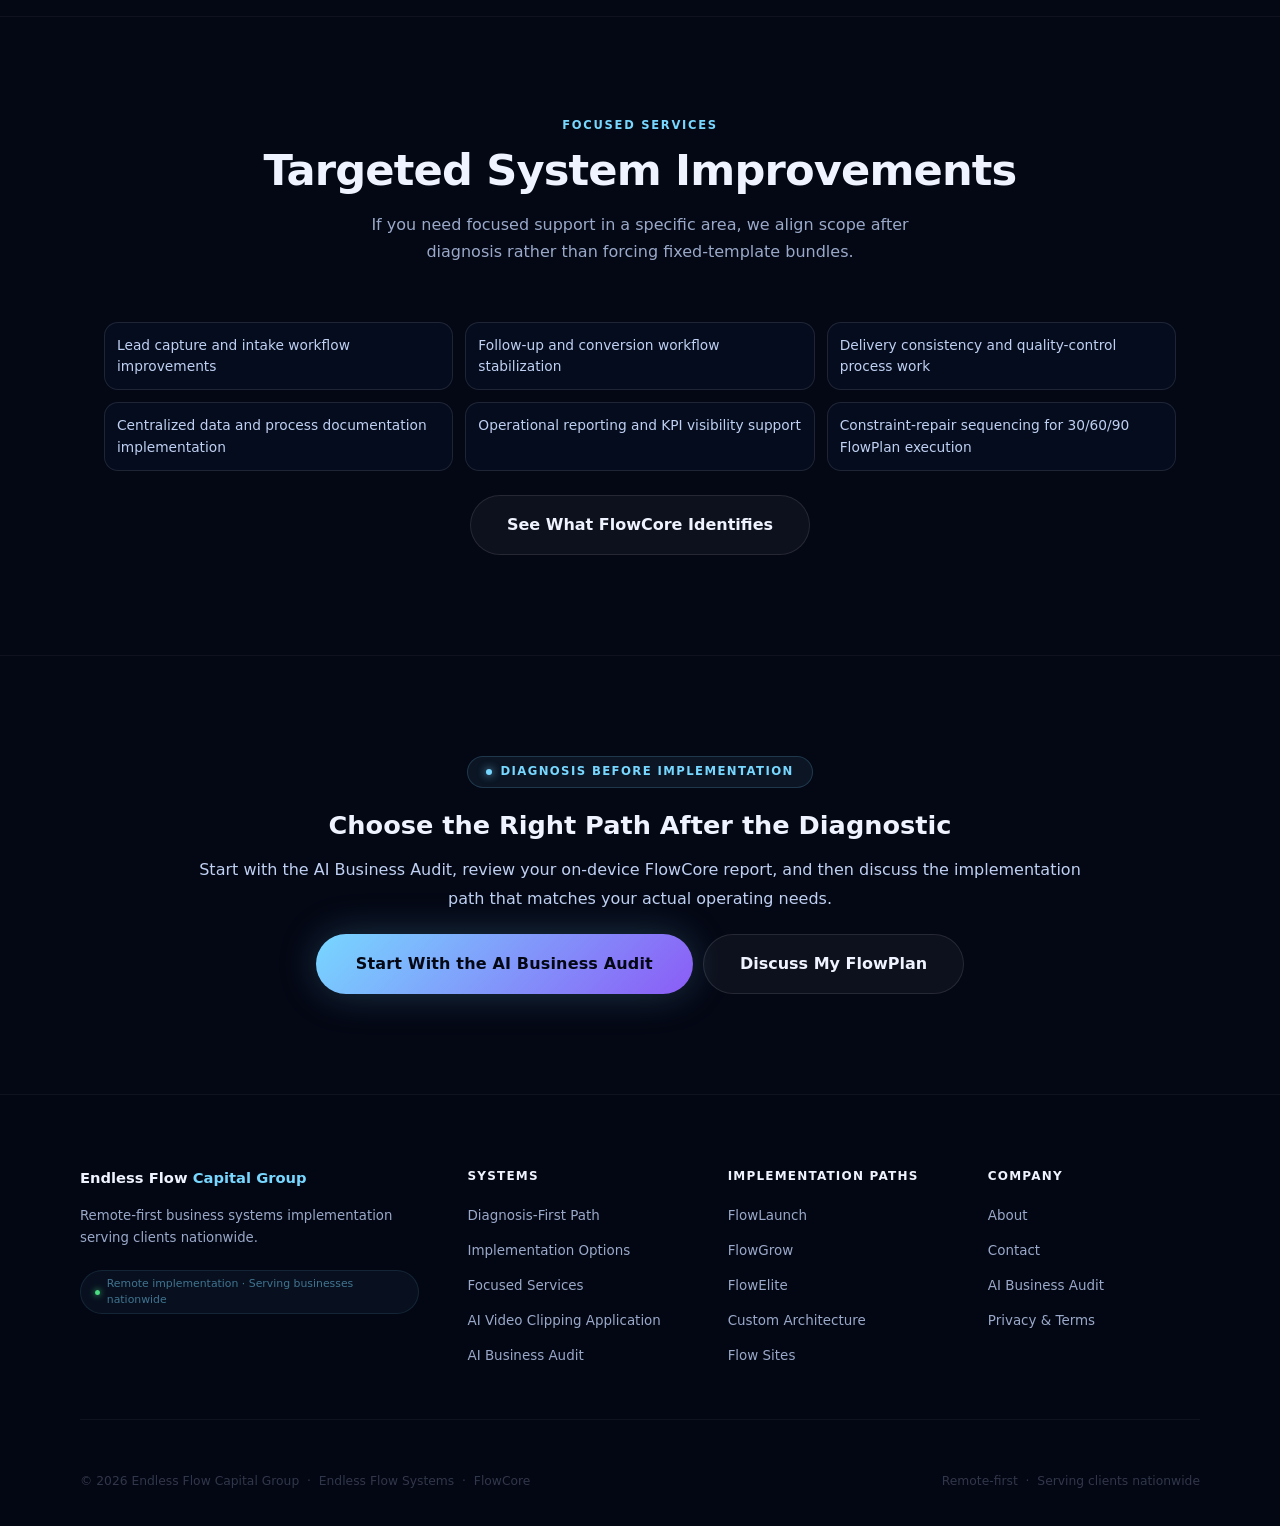
<file: services.html>
<!DOCTYPE html>
<html lang="en">
<head>
  <meta charset="UTF-8" />
  <meta name="viewport" content="width=device-width, initial-scale=1.0" />
  <title>Implementation Paths | Endless Flow Capital Group</title>
  <meta name="description" content="Explore FlowLaunch, FlowGrow, FlowElite, and Custom Architecture implementation paths. Start with the AI Business Audit, then align scope to your FlowCore diagnostic findings." />
  <meta property="og:title" content="Implementation Paths | Endless Flow Capital Group" />
  <meta property="og:description" content="Diagnosis-first implementation paths: FlowLaunch, FlowGrow, FlowElite, and Custom Architecture, plus standalone Flow Sites development." />
  <meta property="og:type" content="website" />
  <meta property="og:url" content="https://www.endlessflowcapitalgroup.com/services.html" />
  <link rel="canonical" href="https://www.endlessflowcapitalgroup.com/services.html" />
  <link rel="manifest" href="manifest.json" />
  <meta name="theme-color" content="#040714" />
  <link rel="stylesheet" href="styles.css" />
  <style>
    .ef-path-grid { display:grid; grid-template-columns:repeat(2,minmax(0,1fr)); gap:16px; }
    .ef-path-card { background:rgba(8,13,31,.74); border:1px solid rgba(255,255,255,.1); border-radius:22px; padding:22px; }
    .ef-path-kicker { font-size:.72rem; text-transform:uppercase; letter-spacing:.1em; color:#77d7ff; margin-bottom:8px; }
    .ef-path-title { font-size:1.2rem; margin-bottom:6px; }
    .ef-path-price { color:#77d7ff; font-weight:900; font-size:1.1rem; margin-bottom:2px; }
    .ef-path-setup { color:#a6b7dc; font-size:.84rem; margin-bottom:12px; }
    .ef-path-copy { color:#b9c9eb; font-size:.9rem; line-height:1.65; margin-bottom:14px; }
    .ef-path-fit { color:#dce8ff; font-size:.86rem; line-height:1.6; border-top:1px dashed rgba(255,255,255,.1); padding-top:10px; }
    .ef-path-actions { display:flex; flex-wrap:wrap; gap:10px; margin-top:16px; }

    .ef-focused-grid { display:grid; grid-template-columns:repeat(3,minmax(0,1fr)); gap:12px; }
    .ef-focused-item { border:1px solid rgba(255,255,255,.1); border-radius:14px; background:rgba(7,17,38,.62); padding:12px; color:#bfd0f2; font-size:.86rem; line-height:1.55; }

    @media (max-width:960px){
      .ef-path-grid { grid-template-columns:1fr; }
      .ef-focused-grid { grid-template-columns:repeat(2,minmax(0,1fr)); }
    }
    @media (max-width:680px){
      .ef-focused-grid { grid-template-columns:1fr; }
    }
  </style>
</head>
<body class="ef-body">
<canvas class="ef-canvas" id="efCanvas"></canvas>
<div class="ef-page">

  <div id="ef-nav-mount"></div>

  <div class="ef-page-hero" id="diagnosis-first">
    <div class="ef-badge ef-reveal"><span class="ef-badge-dot"></span>Diagnosis-First Implementation</div>
    <h1 class="ef-page-hero-title ef-reveal ef-d1">
      Implementation Paths Built<br>
      <span class="ef-cyan">After FlowScale Diagnosis</span>
    </h1>
    <p class="ef-page-hero-sub ef-reveal ef-d2">
      Start with the AI Business Audit, review the FlowCore diagnostic report generated on your device, then align implementation path and scope to your actual constraints, systems, complexity, urgency, and requirements.
    </p>
    <div class="ef-hero-btns ef-reveal ef-d3" style="justify-content:center;display:flex;gap:12px;flex-wrap:wrap;">
      <a href="audit.html" class="ef-btn-primary">Start With the AI Business Audit</a>
      <a href="flowcore-report.html" class="ef-btn-secondary">See What FlowCore Identifies</a>
    </div>
  </div>

  <hr class="ef-divider" />

  <section class="ef-section" id="implementation-paths">
    <div class="ef-section-label ef-center">Implementation Paths</div>
    <h2 class="ef-section-title ef-center ef-reveal">Current Public Implementation Structure</h2>
    <p class="ef-section-sub ef-center ef-reveal">FlowScale does not automatically assign a package. Final scope depends on diagnostic findings.</p>

    <div class="ef-path-grid">
      <article class="ef-path-card ef-reveal" id="flowlaunch">
        <div class="ef-path-kicker">FlowLaunch</div>
        <h3 class="ef-path-title">Foundational Implementation</h3>
        <div class="ef-path-price">$299 per month</div>
        <div class="ef-path-setup">+ $500 setup</div>
        <p class="ef-path-copy">Designed for early-stage flow stabilization when core operating systems need foundational structure before additional volume.</p>
        <p class="ef-path-fit"><strong>Appropriate for:</strong> businesses addressing initial process stability and basic execution reliability. <br><strong>Scope note:</strong> implementation details are finalized after diagnostic findings.</p>
        <div class="ef-path-actions"><a href="audit.html" class="ef-btn-glass">Explore This Implementation Path</a></div>
      </article>

      <article class="ef-path-card ef-reveal ef-d1" id="flowgrow">
        <div class="ef-path-kicker">FlowGrow</div>
        <h3 class="ef-path-title">Interconnected Revenue Implementation</h3>
        <div class="ef-path-price">$549 per month</div>
        <div class="ef-path-setup">+ $750 setup</div>
        <p class="ef-path-copy">Interconnected revenue automation, stronger workflows, and reporting visibility for operators moving beyond foundational execution.</p>
        <p class="ef-path-fit"><strong>Appropriate for:</strong> businesses needing stronger operating coordination across acquisition, conversion, and delivery. <br><strong>Scope note:</strong> implementation depth is tailored after diagnostic review.</p>
        <div class="ef-path-actions"><a href="audit.html" class="ef-btn-glass">Explore This Implementation Path</a></div>
      </article>

      <article class="ef-path-card ef-reveal ef-d2" id="flowelite">
        <div class="ef-path-kicker">FlowElite</div>
        <h3 class="ef-path-title">Advanced Orchestration Implementation</h3>
        <div class="ef-path-price">$899 per month</div>
        <div class="ef-path-setup">+ $1,000 setup</div>
        <p class="ef-path-copy">Advanced AI, orchestration, and system architecture for complex operations and scale readiness where broader coordination is required.</p>
        <p class="ef-path-fit"><strong>Appropriate for:</strong> organizations with higher operating complexity and cross-system requirements. <br><strong>Scope note:</strong> final implementation scope depends on diagnosed constraints and requirements.</p>
        <div class="ef-path-actions"><a href="audit.html" class="ef-btn-grad">Discuss My FlowPlan</a></div>
      </article>

      <article class="ef-path-card ef-reveal ef-d3" id="custom-architecture">
        <div class="ef-path-kicker">Custom Architecture</div>
        <h3 class="ef-path-title">Scoped Implementation</h3>
        <div class="ef-path-price">Scoped after diagnosis</div>
        <div class="ef-path-setup">For nonstandard implementation requirements</div>
        <p class="ef-path-copy">Built for nonstandard complexity, specialized integrations, or expanded implementation requirements that need custom sequencing.</p>
        <p class="ef-path-fit"><strong>Appropriate for:</strong> businesses with unique operational structures or requirements outside standard implementation paths. <br><strong>Scope note:</strong> timeline and pricing are set from diagnostic findings.</p>
        <div class="ef-path-actions"><a href="audit.html" class="ef-btn-glass">Explore This Implementation Path</a></div>
      </article>
    </div>

    <div class="ef-card ef-reveal" style="margin-top:16px;">
      <p style="color:#c9d8f7;line-height:1.8;margin:0;">AI Business Audit → FlowScale Diagnosis → FlowCore Diagnostic Report → FlowPlan → Optional Endless Flow Implementation. Implementation fit considers diagnosed constraint, current systems, complexity, scope, urgency, and implementation requirements.</p>
    </div>
  </section>

  <hr class="ef-divider" />

  <section class="ef-section" id="flow-sites">
    <div class="ef-section-label ef-center">Flow Sites</div>
    <h2 class="ef-section-title ef-center ef-reveal">Flow Sites — Custom Website Development</h2>
    <p class="ef-section-sub ef-center ef-reveal">Starting at approximately $2,500</p>

    <div class="ef-card ef-reveal ef-d1" style="max-width:900px;margin:0 auto;">
      <p style="color:#bfd0f2;line-height:1.8;margin-bottom:12px;">Flow Sites is for clients primarily seeking standalone custom website development. It is distinct from FlowLaunch, which is a managed foundational business-system implementation path.</p>
      <p style="color:#bfd0f2;line-height:1.8;margin:0;">Final website scope depends on project complexity, required functionality, and implementation requirements.</p>
      <div class="ef-path-actions" style="margin-top:16px;"><a href="audit.html" class="ef-btn-primary">Start With the AI Business Audit</a></div>
    </div>
  </section>

  <hr class="ef-divider" />

  <section class="ef-section" id="ai-video-clipping-application">
    <div class="ef-section-label ef-center">Application</div>
    <h2 class="ef-section-title ef-center ef-reveal">AI Video Clipping Application</h2>
    <p class="ef-section-sub ef-center ef-reveal">A self-service media workflow for authorized content: ingest video, transcribe speech, rank candidate moments, render captioned vertical clips, and download MP4 outputs.</p>

    <div class="ef-card ef-reveal ef-d1" style="max-width:920px;margin:0 auto;">
      <p style="color:#bfd0f2;line-height:1.8;margin-bottom:12px;">This is a local/containerized MVP application path and is separate from diagnosis-first implementation packages. Final deployment requirements include hosting, API routing, storage, and abuse-protection configuration.</p>
      <p style="color:#bfd0f2;line-height:1.8;margin:0;">Visitors must affirm content ownership or processing permission before any upload or URL import workflow starts.</p>
      <div class="ef-path-actions" style="margin-top:16px;"><a href="ai-youtube-shorts-generator.html" class="ef-btn-primary">Open the AI Video Clipping Application</a></div>
    </div>
  </section>

  <hr class="ef-divider" />

  <section class="ef-section" id="focused-services">
    <div class="ef-section-label ef-center">Focused Services</div>
    <h2 class="ef-section-title ef-center ef-reveal">Targeted System Improvements</h2>
    <p class="ef-section-sub ef-center ef-reveal">If you need focused support in a specific area, we align scope after diagnosis rather than forcing fixed-template bundles.</p>

    <div class="ef-focused-grid ef-reveal ef-d1">
      <div class="ef-focused-item">Lead capture and intake workflow improvements</div>
      <div class="ef-focused-item">Follow-up and conversion workflow stabilization</div>
      <div class="ef-focused-item">Delivery consistency and quality-control process work</div>
      <div class="ef-focused-item">Centralized data and process documentation implementation</div>
      <div class="ef-focused-item">Operational reporting and KPI visibility support</div>
      <div class="ef-focused-item">Constraint-repair sequencing for 30/60/90 FlowPlan execution</div>
    </div>

    <div style="text-align:center;margin-top:24px;" class="ef-reveal">
      <a href="audit.html" class="ef-btn-secondary">See What FlowCore Identifies</a>
    </div>
  </section>

  <hr class="ef-divider" />

  <section class="ef-section" id="final-cta">
    <div class="ef-card ef-reveal" style="max-width:920px;margin:0 auto;text-align:center;">
      <div class="ef-badge" style="margin:0 auto 18px;"><span class="ef-badge-dot"></span>Diagnosis Before Implementation</div>
      <h3 style="font-size:1.6rem;margin-bottom:12px;">Choose the Right Path After the Diagnostic</h3>
      <p style="color:#bfd0f2;line-height:1.8;margin-bottom:20px;">Start with the AI Business Audit, review your on-device FlowCore report, and then discuss the implementation path that matches your actual operating needs.</p>
      <div style="display:flex;justify-content:center;gap:10px;flex-wrap:wrap;">
        <a href="audit.html" class="ef-btn-primary">Start With the AI Business Audit</a>
        <a href="contact.html" class="ef-btn-secondary">Discuss My FlowPlan</a>
      </div>
    </div>
  </section>

  <div id="ef-footer-mount"></div>
</div>

<script src="nav.js"></script>
</body>
</html>
</file>
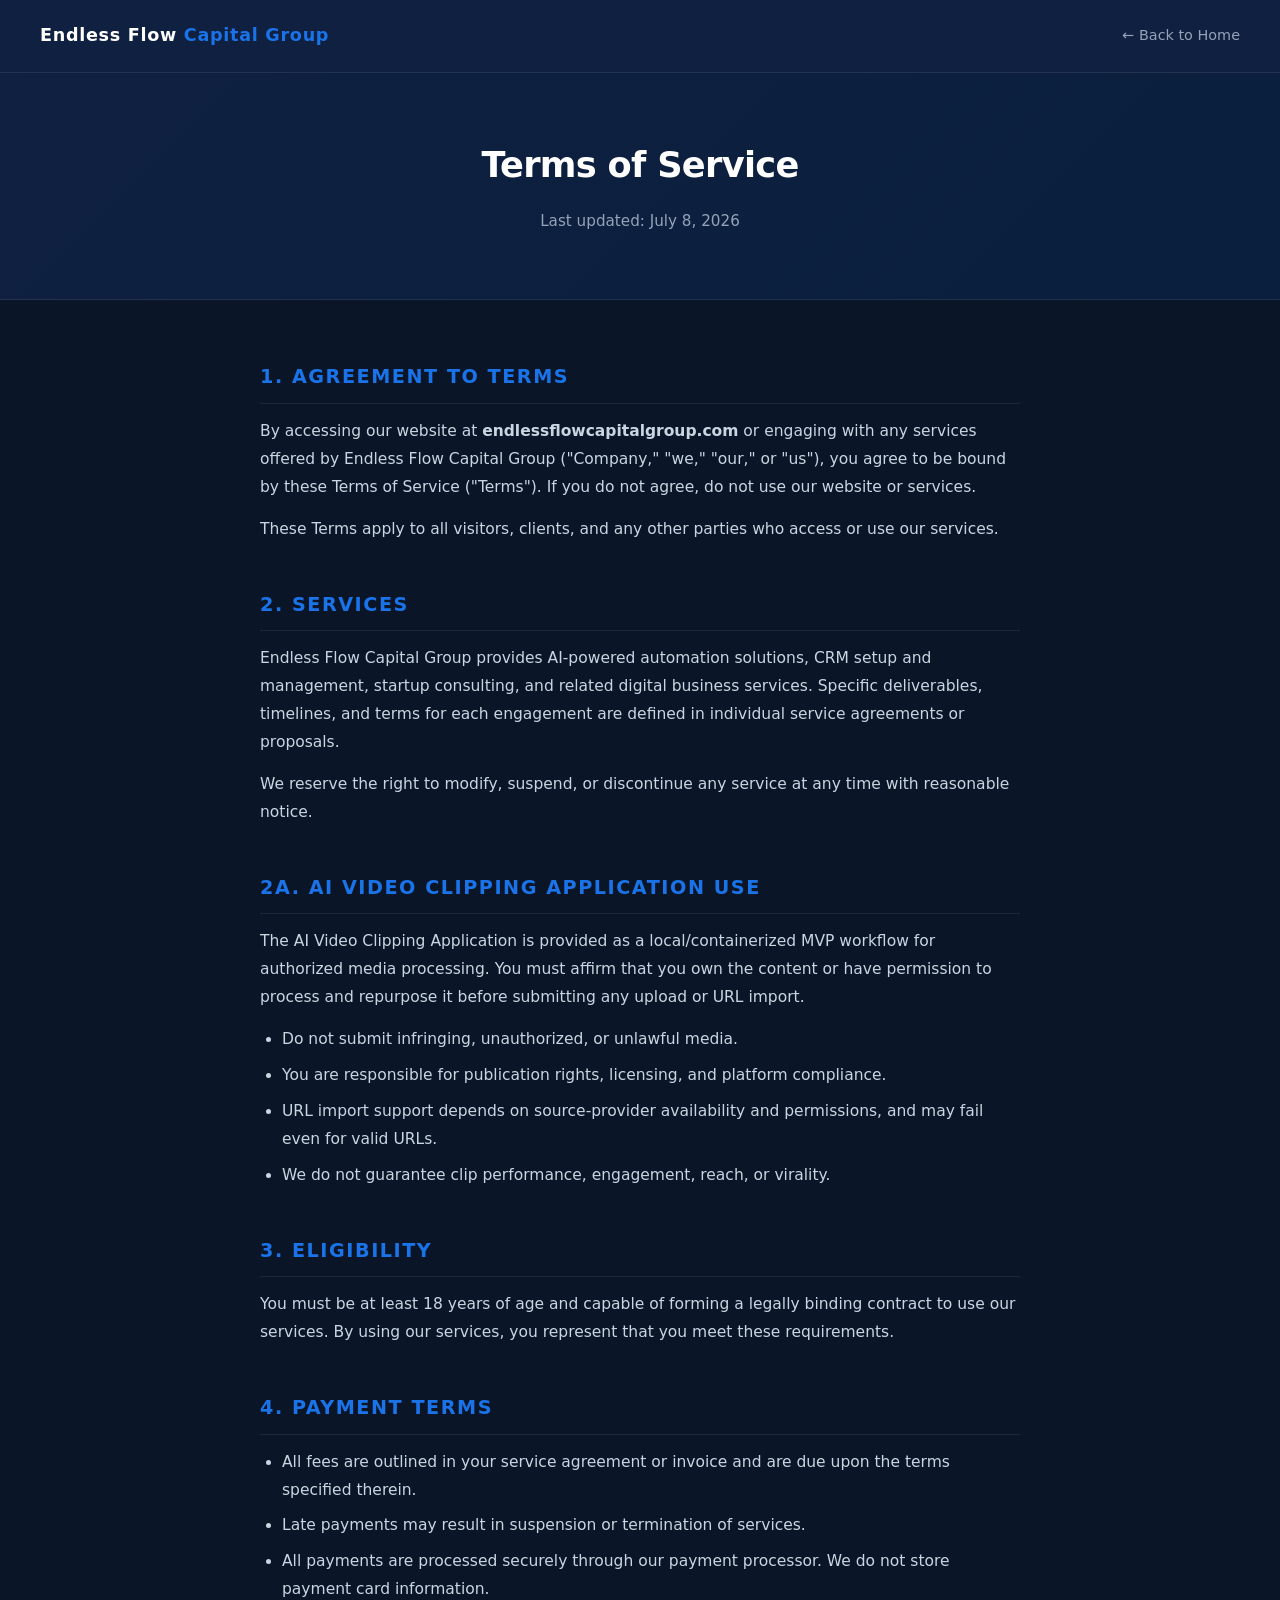
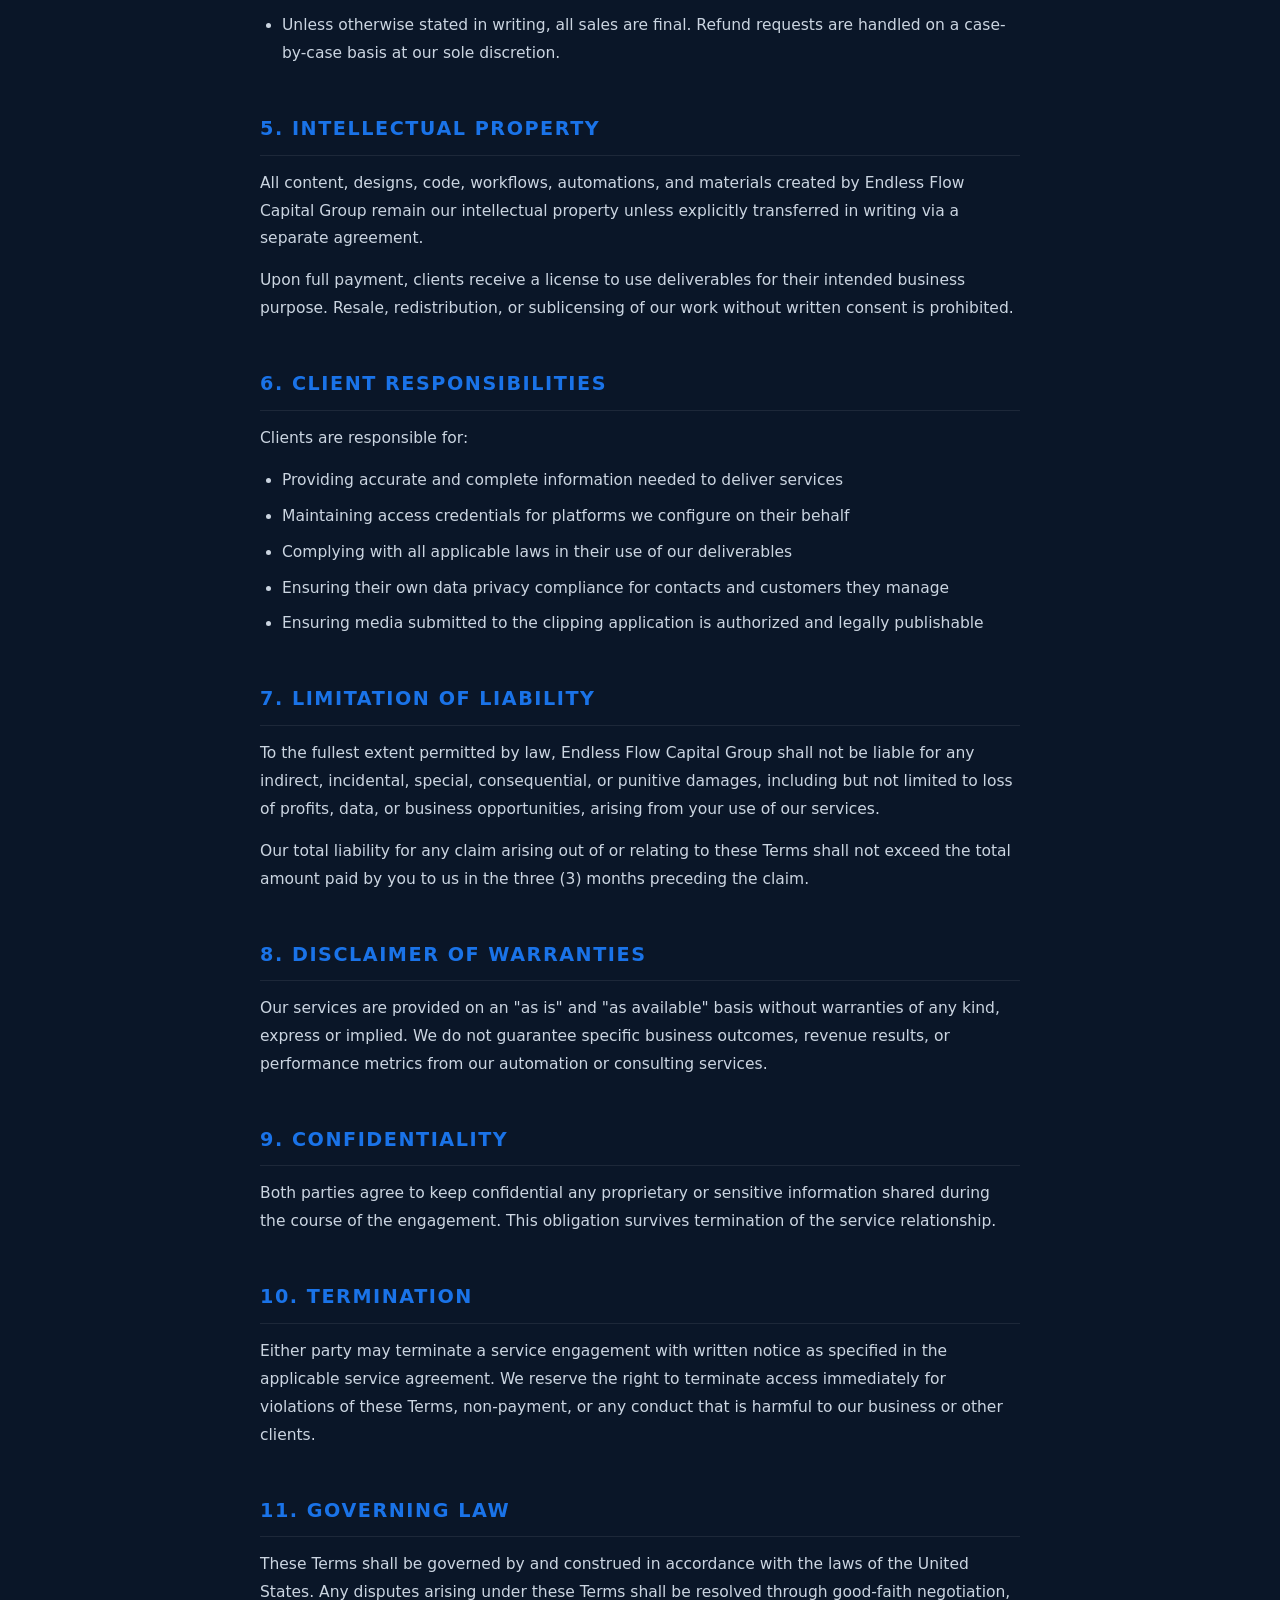
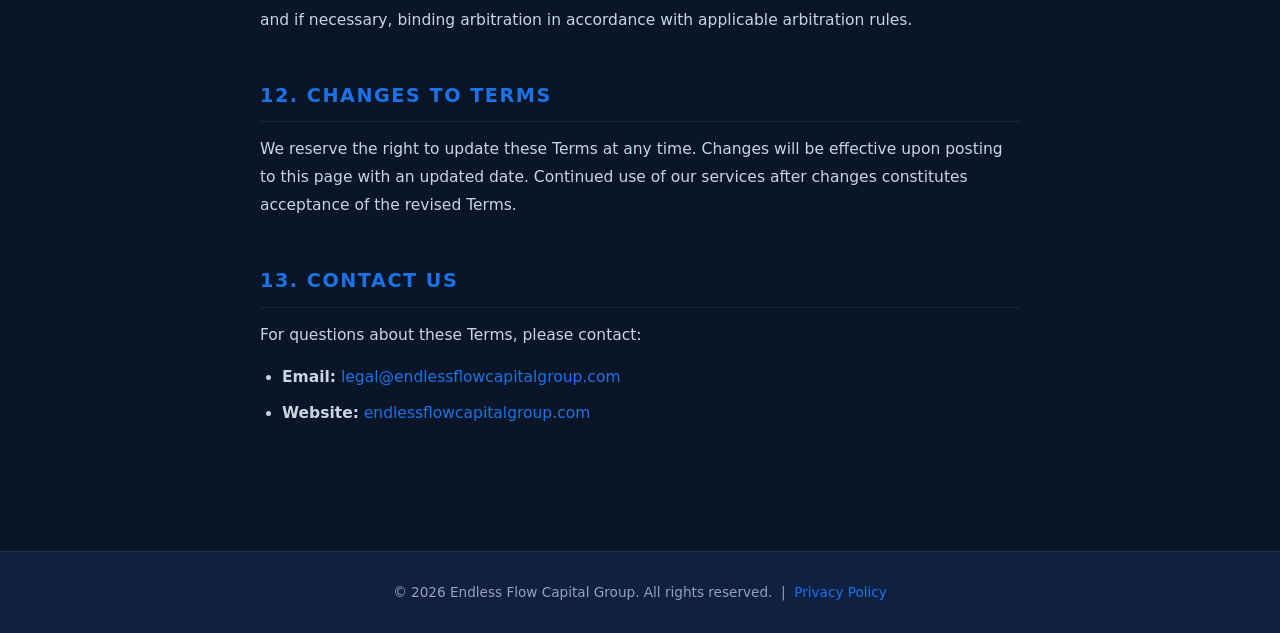
<file: terms.html>
<!DOCTYPE html>
<html lang="en">
<head>
  <meta charset="UTF-8" />
  <meta name="viewport" content="width=device-width, initial-scale=1.0" />
  <title>Terms of Service | Endless Flow Capital Group</title>
  <meta name="description" content="Read the Endless Flow Capital Group terms of service governing website usage and service engagements." />
  <meta property="og:title" content="Terms of Service | Endless Flow Capital Group" />
  <meta property="og:description" content="Read the Endless Flow Capital Group terms of service governing website usage and service engagements." />
  <meta property="og:type" content="website" />
  <meta property="og:url" content="https://www.endlessflowcapitalgroup.com/terms.html" />
  <link rel="canonical" href="https://www.endlessflowcapitalgroup.com/terms.html" />
  <style>
    :root {
      --navy: #0a1628;
      --navy-mid: #0f2040;
      --accent: #1a73e8;
      --white: #ffffff;
      --off-white: #f4f6f9;
      --muted: #94a3b8;
      --border: rgba(255,255,255,0.08);
    }
    * { margin: 0; padding: 0; box-sizing: border-box; }
    body {
      font-family: 'Segoe UI', system-ui, -apple-system, sans-serif;
      background: var(--navy);
      color: var(--white);
      line-height: 1.8;
    }
    header {
      background: var(--navy-mid);
      border-bottom: 1px solid var(--border);
      padding: 20px 40px;
      display: flex;
      align-items: center;
      justify-content: space-between;
    }
    header .brand {
      font-size: 1.1rem;
      font-weight: 700;
      letter-spacing: 0.04em;
      color: var(--white);
      text-decoration: none;
    }
    header .brand span { color: var(--accent); }
    .hero {
      background: linear-gradient(135deg, var(--navy-mid) 0%, #0a1f3d 100%);
      padding: 60px 40px 50px;
      text-align: center;
      border-bottom: 1px solid var(--border);
    }
    .hero h1 {
      font-size: 2.2rem;
      font-weight: 800;
      letter-spacing: -0.02em;
      margin-bottom: 12px;
    }
    .hero p {
      color: var(--muted);
      font-size: 0.95rem;
    }
    .container {
      max-width: 820px;
      margin: 0 auto;
      padding: 60px 30px 80px;
    }
    section { margin-bottom: 44px; }
    h2 {
      font-size: 1.2rem;
      font-weight: 700;
      color: var(--accent);
      text-transform: uppercase;
      letter-spacing: 0.08em;
      margin-bottom: 14px;
      padding-bottom: 8px;
      border-bottom: 1px solid var(--border);
    }
    p { color: #cbd5e1; margin-bottom: 14px; font-size: 0.97rem; }
    ul { color: #cbd5e1; padding-left: 22px; margin-bottom: 14px; }
    ul li { margin-bottom: 8px; font-size: 0.97rem; }
    a { color: var(--accent); text-decoration: none; }
    a:hover { text-decoration: underline; }
    footer {
      background: var(--navy-mid);
      border-top: 1px solid var(--border);
      text-align: center;
      padding: 28px 20px;
      color: var(--muted);
      font-size: 0.85rem;
    }
  </style>
</head>
<body>

<header>
  <a class="brand" href="/">Endless Flow <span>Capital Group</span></a>
  <a href="/" style="color: var(--muted); font-size:0.9rem;">← Back to Home</a>
</header>

<div class="hero">
  <h1>Terms of Service</h1>
  <p>Last updated: July 8, 2026</p>
</div>

<div class="container">

  <section>
    <h2>1. Agreement to Terms</h2>
    <p>By accessing our website at <strong>endlessflowcapitalgroup.com</strong> or engaging with any services offered by Endless Flow Capital Group ("Company," "we," "our," or "us"), you agree to be bound by these Terms of Service ("Terms"). If you do not agree, do not use our website or services.</p>
    <p>These Terms apply to all visitors, clients, and any other parties who access or use our services.</p>
  </section>

  <section>
    <h2>2. Services</h2>
    <p>Endless Flow Capital Group provides AI-powered automation solutions, CRM setup and management, startup consulting, and related digital business services. Specific deliverables, timelines, and terms for each engagement are defined in individual service agreements or proposals.</p>
    <p>We reserve the right to modify, suspend, or discontinue any service at any time with reasonable notice.</p>
  </section>

  <section>
    <h2>2A. AI Video Clipping Application Use</h2>
    <p>The AI Video Clipping Application is provided as a local/containerized MVP workflow for authorized media processing. You must affirm that you own the content or have permission to process and repurpose it before submitting any upload or URL import.</p>
    <ul>
      <li>Do not submit infringing, unauthorized, or unlawful media.</li>
      <li>You are responsible for publication rights, licensing, and platform compliance.</li>
      <li>URL import support depends on source-provider availability and permissions, and may fail even for valid URLs.</li>
      <li>We do not guarantee clip performance, engagement, reach, or virality.</li>
    </ul>
  </section>

  <section>
    <h2>3. Eligibility</h2>
    <p>You must be at least 18 years of age and capable of forming a legally binding contract to use our services. By using our services, you represent that you meet these requirements.</p>
  </section>

  <section>
    <h2>4. Payment Terms</h2>
    <ul>
      <li>All fees are outlined in your service agreement or invoice and are due upon the terms specified therein.</li>
      <li>Late payments may result in suspension or termination of services.</li>
      <li>All payments are processed securely through our payment processor. We do not store payment card information.</li>
      <li>Unless otherwise stated in writing, all sales are final. Refund requests are handled on a case-by-case basis at our sole discretion.</li>
    </ul>
  </section>

  <section>
    <h2>5. Intellectual Property</h2>
    <p>All content, designs, code, workflows, automations, and materials created by Endless Flow Capital Group remain our intellectual property unless explicitly transferred in writing via a separate agreement.</p>
    <p>Upon full payment, clients receive a license to use deliverables for their intended business purpose. Resale, redistribution, or sublicensing of our work without written consent is prohibited.</p>
  </section>

  <section>
    <h2>6. Client Responsibilities</h2>
    <p>Clients are responsible for:</p>
    <ul>
      <li>Providing accurate and complete information needed to deliver services</li>
      <li>Maintaining access credentials for platforms we configure on their behalf</li>
      <li>Complying with all applicable laws in their use of our deliverables</li>
      <li>Ensuring their own data privacy compliance for contacts and customers they manage</li>
      <li>Ensuring media submitted to the clipping application is authorized and legally publishable</li>
    </ul>
  </section>

  <section>
    <h2>7. Limitation of Liability</h2>
    <p>To the fullest extent permitted by law, Endless Flow Capital Group shall not be liable for any indirect, incidental, special, consequential, or punitive damages, including but not limited to loss of profits, data, or business opportunities, arising from your use of our services.</p>
    <p>Our total liability for any claim arising out of or relating to these Terms shall not exceed the total amount paid by you to us in the three (3) months preceding the claim.</p>
  </section>

  <section>
    <h2>8. Disclaimer of Warranties</h2>
    <p>Our services are provided on an "as is" and "as available" basis without warranties of any kind, express or implied. We do not guarantee specific business outcomes, revenue results, or performance metrics from our automation or consulting services.</p>
  </section>

  <section>
    <h2>9. Confidentiality</h2>
    <p>Both parties agree to keep confidential any proprietary or sensitive information shared during the course of the engagement. This obligation survives termination of the service relationship.</p>
  </section>

  <section>
    <h2>10. Termination</h2>
    <p>Either party may terminate a service engagement with written notice as specified in the applicable service agreement. We reserve the right to terminate access immediately for violations of these Terms, non-payment, or any conduct that is harmful to our business or other clients.</p>
  </section>

  <section>
    <h2>11. Governing Law</h2>
    <p>These Terms shall be governed by and construed in accordance with the laws of the United States. Any disputes arising under these Terms shall be resolved through good-faith negotiation, and if necessary, binding arbitration in accordance with applicable arbitration rules.</p>
  </section>

  <section>
    <h2>12. Changes to Terms</h2>
    <p>We reserve the right to update these Terms at any time. Changes will be effective upon posting to this page with an updated date. Continued use of our services after changes constitutes acceptance of the revised Terms.</p>
  </section>

  <section>
    <h2>13. Contact Us</h2>
    <p>For questions about these Terms, please contact:</p>
    <ul>
      <li><strong>Email:</strong> <a href="mailto:legal@endlessflowcapitalgroup.com">legal@endlessflowcapitalgroup.com</a></li>
      <li><strong>Website:</strong> <a href="https://endlessflowcapitalgroup.com">endlessflowcapitalgroup.com</a></li>
    </ul>
  </section>

</div>

<footer>
  &copy; 2026 Endless Flow Capital Group. All rights reserved.
  &nbsp;|&nbsp; <a href="privacy-policy.html">Privacy Policy</a>
</footer>

</body>
</html>
</file>
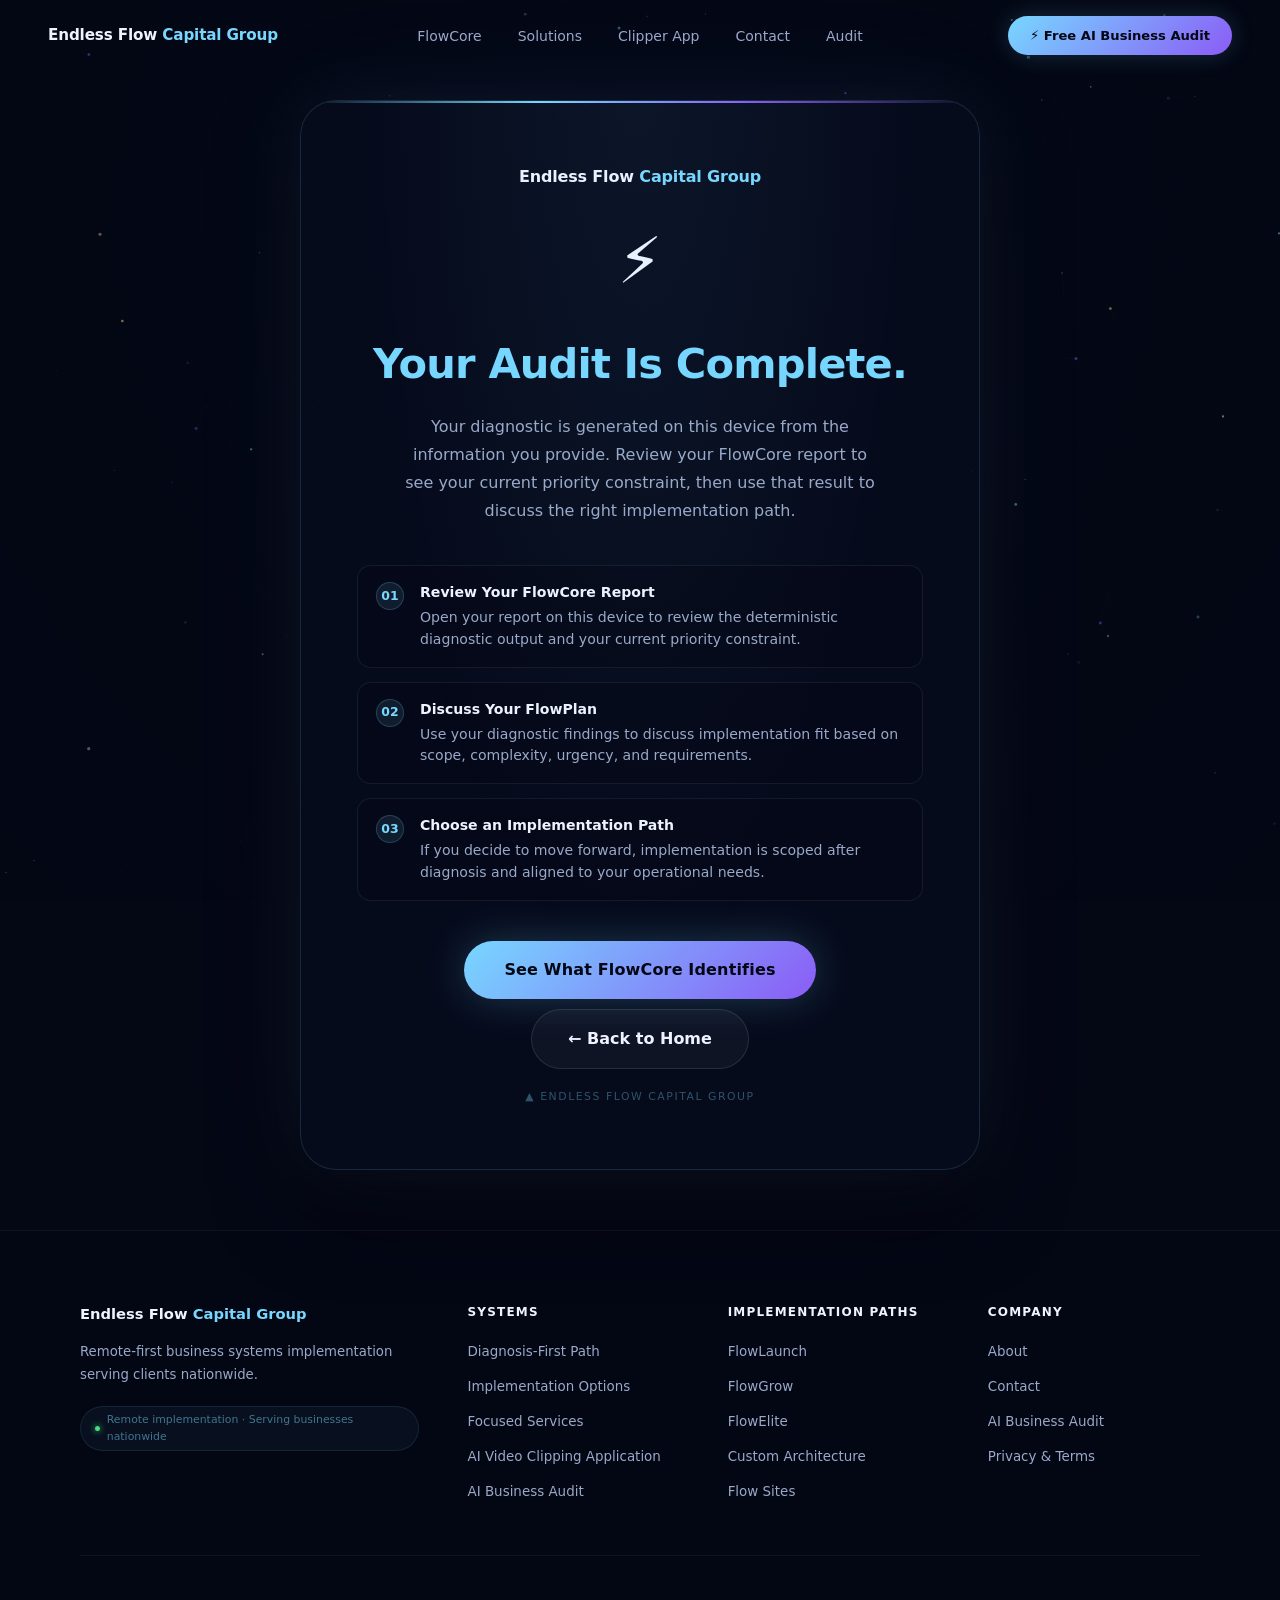
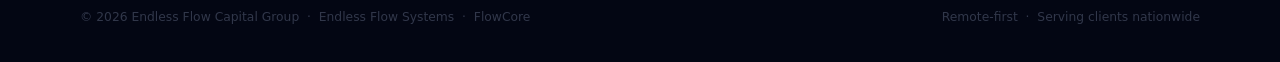
<file: thank-you.html>
<!DOCTYPE html>
<html lang="en">
<head>
  <meta charset="UTF-8" />
  <meta name="viewport" content="width=device-width, initial-scale=1.0" />
  <title>Audit Complete — Endless Flow Capital Group</title>
  <meta name="description" content="Your AI Business Audit diagnostic is generated on this device from the information you provide." />
  <meta name="robots" content="noindex, nofollow" />
  <meta property="og:title" content="Audit Complete — Endless Flow Capital Group" />
  <meta property="og:description" content="Your AI Business Audit diagnostic is generated on this device from the information you provide." />
  <meta property="og:type" content="website" />
  <meta property="og:url" content="https://www.endlessflowcapitalgroup.com/thank-you.html" />
  <link rel="canonical" href="https://www.endlessflowcapitalgroup.com/thank-you.html" />
  <link rel="manifest" href="manifest.json" />
  <meta name="theme-color" content="#040714" />
  <link rel="stylesheet" href="styles.css" />
  <style>
    .ef-ty-wrap { min-height:100vh; display:flex; align-items:center; justify-content:center; padding:100px 24px 60px; }
    .ef-ty-card { background:rgba(8,13,31,0.78); border:1px solid rgba(119,215,255,0.15); border-radius:36px; padding:64px 56px; position:relative; overflow:hidden; backdrop-filter:blur(24px); max-width:680px; width:100%; text-align:center; box-shadow:0 0 80px rgba(119,215,255,0.07),0 0 140px rgba(139,92,246,0.05),0 40px 80px rgba(0,0,0,0.5); }
    .ef-ty-card::before { content:''; position:absolute; top:0;left:0;right:0; height:2px; background:linear-gradient(90deg,transparent,#77d7ff 35%,#8b5cf6 65%,transparent); }
    .ef-ty-card::after  { content:''; position:absolute; inset:0; background:radial-gradient(ellipse at 50% -5%,rgba(119,215,255,0.06) 0%,transparent 60%); pointer-events:none; }
    .ef-ty-icon { font-size:4rem; display:block; margin-bottom:24px; animation:ef-pop 0.7s cubic-bezier(0.175,0.885,0.32,1.275) both; }
    .ef-ty-title { font-size:clamp(1.8rem,4vw,2.6rem); font-weight:900; color:#77d7ff; margin-bottom:18px; letter-spacing:-0.02em; }
    .ef-ty-sub   { font-size:1rem; color:#9aa9c9; line-height:1.75; max-width:480px; margin:0 auto 40px; }
    .ef-steps-mini { display:flex; flex-direction:column; gap:14px; margin-bottom:40px; text-align:left; }
    .ef-step-mini  { display:flex; align-items:flex-start; gap:16px; background:rgba(4,7,20,0.5); border:1px solid rgba(255,255,255,0.07); border-radius:14px; padding:16px 18px; }
    .ef-step-mini-num  { width:28px; height:28px; border-radius:50%; background:rgba(119,215,255,0.1); border:1px solid rgba(119,215,255,0.2); display:flex; align-items:center; justify-content:center; font-size:0.78rem; font-weight:800; color:#77d7ff; flex-shrink:0; }
    .ef-step-mini-text { font-size:0.88rem; color:#9aa9c9; line-height:1.55; }
    .ef-step-mini-text strong { color:#eef3ff; display:block; margin-bottom:3px; }
    .ef-ty-powered { font-size:0.68rem; color:rgba(119,215,255,0.35); text-transform:uppercase; letter-spacing:0.14em; margin-top:20px; }
    @media(max-width:640px){ .ef-ty-card{ padding:36px 24px; } }
  </style>
</head>
<body class="ef-body">
<canvas class="ef-canvas" id="efCanvas"></canvas>
<div class="ef-page">
  <div id="ef-nav-mount"></div>

  <div class="ef-ty-wrap">
    <div class="ef-ty-card">
      <p style="font-size:1rem;font-weight:800;letter-spacing:-0.01em;color:#eef3ff;margin:0 auto 24px;">Endless Flow <span class="ef-cyan">Capital Group</span></p>

      <span class="ef-ty-icon">&#9889;</span>
      <div class="ef-ty-title">Your Audit Is Complete.</div>
      <p class="ef-ty-sub">
        Your diagnostic is generated on this device from the information you provide.
        Review your FlowCore report to see your current priority constraint, then use that result to discuss the right implementation path.
      </p>

      <div class="ef-steps-mini">
        <div class="ef-step-mini">
          <div class="ef-step-mini-num">01</div>
          <div class="ef-step-mini-text">
            <strong>Review Your FlowCore Report</strong>
            Open your report on this device to review the deterministic diagnostic output and your current priority constraint.
          </div>
        </div>
        <div class="ef-step-mini">
          <div class="ef-step-mini-num">02</div>
          <div class="ef-step-mini-text">
            <strong>Discuss Your FlowPlan</strong>
            Use your diagnostic findings to discuss implementation fit based on scope, complexity, urgency, and requirements.
          </div>
        </div>
        <div class="ef-step-mini">
          <div class="ef-step-mini-num">03</div>
          <div class="ef-step-mini-text">
            <strong>Choose an Implementation Path</strong>
            If you decide to move forward, implementation is scoped after diagnosis and aligned to your operational needs.
          </div>
        </div>
      </div>

      <div style="display:flex;gap:10px;justify-content:center;flex-wrap:wrap;">
        <a href="flowcore-report.html" class="ef-btn-primary" style="display:inline-flex;">See What FlowCore Identifies</a>
        <a href="index.html" class="ef-btn-secondary" style="display:inline-flex;">&larr; Back to Home</a>
      </div>

      <div class="ef-ty-powered">&#9650; Endless Flow Capital Group</div>
    </div>
  </div>

  <div id="ef-footer-mount"></div>
</div>
<script src="nav.js"></script>
</body>
</html>
</file>
<file: styles.css>
/* ====================================================
   styles.css — Endless Flow Capital Group
   Shared stylesheet · all pages reference this file
   ==================================================== */

/* RESET */
*, *::before, *::after { box-sizing: border-box; margin: 0; padding: 0; }
html { scroll-behavior: smooth; }
body.ef-body {
  background-color: #040714;
  color: #eef3ff;
  font-family: 'Segoe UI', system-ui, -apple-system, BlinkMacSystemFont, sans-serif;
  min-height: 100vh;
  overflow-x: hidden;
  line-height: 1.5;
}
.ef-canvas { position: fixed; top:0; left:0; width:100%; height:100%; z-index:0; pointer-events:none; }
.ef-page   { position: relative; z-index: 1; }

/* COLORS */
.ef-cyan   { color: #77d7ff; }
.ef-violet { color: #8b5cf6; }
.ef-gold   { color: #f8d27c; }

/* ===== NAV ===== */
.ef-nav {
  position: fixed; top:0; left:0; right:0; z-index:300;
  display:flex; align-items:center; justify-content:space-between;
  padding: 0 48px; height: 72px;
  background: rgba(4,7,20,0);
  backdrop-filter: blur(0px);
  border-bottom: 1px solid rgba(255,255,255,0);
  transition: all 0.4s ease;
}
.ef-nav.ef-scrolled {
  background: rgba(4,7,20,0.92);
  backdrop-filter: blur(20px);
  border-bottom-color: rgba(255,255,255,0.06);
}
.ef-nav-brand { display:flex; align-items:center; text-decoration:none; flex-shrink:0; }
.ef-nav-logo  { height:40px; width:auto; display:block; }
.ef-nav-logo-text { display:inline; font-size:0.95rem; font-weight:800; color:#eef3ff; letter-spacing:-0.01em; }
.ef-nav-logo-text em { color:#77d7ff; font-style:normal; }
.ef-nav-links {
  display:flex; align-items:center; gap:36px; list-style:none;
  position:absolute; left:50%; transform:translateX(-50%);
}
.ef-nav-links a { font-size:0.875rem; font-weight:500; color:#9aa9c9; text-decoration:none; transition:color 0.25s ease; }
.ef-nav-links a:hover, .ef-nav-links a.ef-nav-active { color:#eef3ff; }
.ef-nav-links a.ef-nav-active { color:#77d7ff; }
.ef-nav-right { display:flex; align-items:center; gap:12px; flex-shrink:0; }
.ef-nav-cta {
  display:inline-flex; align-items:center; gap:8px;
  background: linear-gradient(135deg,#77d7ff 0%,#8b5cf6 100%);
  color:#040714; font-weight:700; font-size:0.82rem;
  padding:10px 22px; border-radius:100px; text-decoration:none;
  transition:all 0.3s ease; box-shadow:0 0 24px rgba(119,215,255,0.18);
  position:relative; overflow:hidden;
}
.ef-nav-cta::after {
  content:''; position:absolute; top:0; left:-100%;
  width:60%; height:100%;
  background:linear-gradient(90deg,transparent,rgba(255,255,255,0.18),transparent);
  animation:ef-shimmer 3s ease-in-out infinite;
}
.ef-nav-cta:hover { transform:translateY(-1px); box-shadow:0 0 40px rgba(119,215,255,0.35); }

/* HAMBURGER */
.ef-hamburger { display:none; flex-direction:column; gap:5px; cursor:pointer; padding:8px; background:none; border:none; }
.ef-hamburger span { display:block; width:22px; height:1.5px; background:#eef3ff; transition:all 0.3s ease; border-radius:2px; }
.ef-hamburger.ef-open span:nth-child(1) { transform:rotate(45deg) translate(4.5px,4.5px); }
.ef-hamburger.ef-open span:nth-child(2) { opacity:0; }
.ef-hamburger.ef-open span:nth-child(3) { transform:rotate(-45deg) translate(4.5px,-4.5px); }
.ef-mobile-nav {
  display:none; position:fixed; top:72px; left:0; right:0; z-index:299;
  background:rgba(4,7,20,0.97); backdrop-filter:blur(24px);
  border-bottom:1px solid rgba(255,255,255,0.06);
  padding:24px 32px 32px; flex-direction:column; gap:4px;
}
.ef-mobile-nav.ef-open { display:flex; }
.ef-mobile-nav a { font-size:1rem; font-weight:500; color:#9aa9c9; text-decoration:none; padding:14px 0; border-bottom:1px solid rgba(255,255,255,0.05); transition:color 0.2s ease; }
.ef-mobile-nav a:last-child { border-bottom:none; margin-top:8px; }
.ef-mobile-nav a:hover { color:#77d7ff; }
.ef-mobile-nav-cta { display:block; text-align:center; background:linear-gradient(135deg,#77d7ff 0%,#8b5cf6 100%); color:#040714 !important; font-weight:800; border-radius:100px; padding:16px; margin-top:8px; font-size:0.97rem; border-bottom:none !important; }

/* ===== FOOTER ===== */
.ef-footer { background:rgba(4,7,20,0.97); border-top:1px solid rgba(255,255,255,0.05); padding:72px 24px 36px; }
.ef-footer-inner { max-width:1120px; margin:0 auto; }
.ef-footer-top { display:grid; grid-template-columns:1.6fr 1fr 1fr 1fr; gap:48px; margin-bottom:52px; padding-bottom:52px; border-bottom:1px solid rgba(255,255,255,0.05); }
.ef-footer-logo { height:38px; width:auto; display:block; margin-bottom:16px; }
.ef-footer-logo-text { display:block; font-size:0.92rem; font-weight:800; color:#eef3ff; margin-bottom:16px; }
.ef-footer-logo-text em { color:#77d7ff; font-style:normal; }
.ef-footer-tagline { font-size:0.83rem; color:#9aa9c9; line-height:1.7; margin-bottom:20px; }
.ef-footer-online { display:inline-flex; align-items:center; gap:7px; font-size:0.68rem; color:rgba(119,215,255,0.5); background:rgba(119,215,255,0.05); border:1px solid rgba(119,215,255,0.1); padding:5px 14px; border-radius:100px; }
.ef-footer-online-dot { width:5px; height:5px; border-radius:50%; background:#4ade80; box-shadow:0 0 6px #4ade80; animation:ef-pulse 2.5s ease-in-out infinite; }
.ef-footer-col h4 { font-size:0.75rem; font-weight:700; color:#eef3ff; text-transform:uppercase; letter-spacing:0.1em; margin-bottom:18px; }
.ef-footer-col ul { list-style:none; display:flex; flex-direction:column; gap:11px; }
.ef-footer-col a { font-size:0.84rem; color:#9aa9c9; text-decoration:none; transition:color 0.2s ease; }
.ef-footer-col a:hover { color:#77d7ff; }
.ef-footer-bottom { display:flex; align-items:center; justify-content:space-between; flex-wrap:wrap; gap:12px; font-size:0.77rem; color:rgba(154,169,201,0.3); }

/* ===== SHARED LAYOUT ===== */
.ef-divider { border:none; border-top:1px solid rgba(255,255,255,0.05); margin:0; }
.ef-section  { max-width:1120px; margin:0 auto; padding:100px 24px; }
.ef-section-label { font-size:0.72rem; font-weight:700; color:#77d7ff; text-transform:uppercase; letter-spacing:0.15em; margin-bottom:12px; }
.ef-section-label.ef-center { text-align:center; }
.ef-section-title { font-size:clamp(1.8rem,3.5vw,2.7rem); font-weight:900; letter-spacing:-0.02em; line-height:1.12; margin-bottom:16px; }
.ef-section-title.ef-center { text-align:center; }
.ef-section-sub { color:#9aa9c9; font-size:1rem; line-height:1.72; margin-bottom:56px; }
.ef-section-sub.ef-center { text-align:center; max-width:560px; margin-left:auto; margin-right:auto; }

/* PAGE HERO (inner pages) */
.ef-page-hero { text-align:center; padding:140px 24px 80px; max-width:800px; margin:0 auto; }
.ef-page-hero-title { font-size:clamp(2rem,5vw,3.6rem); font-weight:900; letter-spacing:-0.025em; line-height:1.1; margin-bottom:20px; }
.ef-page-hero-sub { font-size:1.05rem; color:#9aa9c9; line-height:1.75; max-width:580px; margin:0 auto; }

/* ===== BADGE ===== */
.ef-badge { display:inline-flex; align-items:center; gap:8px; background:rgba(119,215,255,0.07); border:1px solid rgba(119,215,255,0.18); border-radius:100px; padding:6px 18px; font-size:0.73rem; font-weight:700; color:#77d7ff; letter-spacing:0.12em; text-transform:uppercase; margin-bottom:28px; }
.ef-badge-dot { width:6px; height:6px; border-radius:50%; background:#77d7ff; box-shadow:0 0 8px #77d7ff; animation:ef-pulse 2s ease-in-out infinite; flex-shrink:0; }

/* ===== BUTTONS ===== */
.ef-btn-primary { display:inline-flex; align-items:center; gap:10px; background:linear-gradient(135deg,#77d7ff 0%,#8b5cf6 100%); color:#040714; font-weight:800; font-size:1rem; padding:17px 40px; border-radius:100px; border:none; cursor:pointer; text-decoration:none; transition:all 0.3s ease; box-shadow:0 0 40px rgba(119,215,255,0.22); letter-spacing:0.01em; font-family:inherit; }
.ef-btn-primary:hover { transform:translateY(-3px); box-shadow:0 0 64px rgba(119,215,255,0.4),0 0 32px rgba(139,92,246,0.3); }
.ef-btn-secondary { display:inline-flex; align-items:center; gap:8px; background:rgba(255,255,255,0.04); color:#eef3ff; font-weight:600; font-size:1rem; padding:17px 36px; border-radius:100px; border:1px solid rgba(255,255,255,0.1); text-decoration:none; transition:all 0.3s ease; }
.ef-btn-secondary:hover { background:rgba(255,255,255,0.08); border-color:rgba(255,255,255,0.2); transform:translateY(-2px); }
.ef-btn-grad { background:linear-gradient(135deg,#77d7ff 0%,#8b5cf6 100%); color:#040714; box-shadow:0 0 28px rgba(119,215,255,0.18); display:block; width:100%; text-align:center; padding:14px 20px; border-radius:100px; font-size:0.88rem; font-weight:700; cursor:pointer; border:none; text-decoration:none; transition:all 0.3s ease; font-family:inherit; }
.ef-btn-grad:hover { transform:translateY(-2px); box-shadow:0 0 48px rgba(119,215,255,0.36); }
.ef-btn-glass { background:rgba(255,255,255,0.04); color:#77d7ff; border:1px solid rgba(119,215,255,0.25); display:block; width:100%; text-align:center; padding:14px 20px; border-radius:100px; font-size:0.88rem; font-weight:700; cursor:pointer; text-decoration:none; transition:all 0.3s ease; font-family:inherit; }
.ef-btn-glass:hover { background:rgba(119,215,255,0.07); border-color:rgba(119,215,255,0.45); transform:translateY(-2px); }

/* ===== STATS STRIP ===== */
.ef-stats { background:rgba(7,17,38,0.6); border-top:1px solid rgba(255,255,255,0.05); border-bottom:1px solid rgba(255,255,255,0.05); padding:44px 24px; }
.ef-stats-inner { max-width:880px; margin:0 auto; display:grid; grid-template-columns:repeat(4,1fr); gap:40px; }
.ef-stat { text-align:center; }
.ef-stat-num { font-size:2.2rem; font-weight:900; margin-bottom:5px; background:linear-gradient(135deg,#77d7ff,#8b5cf6); -webkit-background-clip:text; -webkit-text-fill-color:transparent; background-clip:text; }
.ef-stat-label { font-size:0.82rem; color:#9aa9c9; line-height:1.4; }

/* ===== PACKAGE CARDS ===== */
.ef-pkg-grid { display:grid; grid-template-columns:repeat(3,1fr); gap:24px; align-items:start; }
.ef-pkg-card { background:rgba(8,13,31,0.72); border:1px solid rgba(255,255,255,0.09); border-radius:28px; padding:36px 30px; position:relative; overflow:hidden; transition:transform 0.3s ease,box-shadow 0.3s ease; backdrop-filter:blur(16px); }
.ef-pkg-card::after { content:''; position:absolute; inset:0; background:radial-gradient(ellipse at 50% -20%,rgba(119,215,255,0.04) 0%,transparent 65%); pointer-events:none; }
.ef-pkg-card:hover { transform:translateY(-5px); box-shadow:0 24px 64px rgba(0,0,0,0.4),0 0 48px rgba(119,215,255,0.08); }
.ef-pkg-card.ef-featured { border-color:rgba(119,215,255,0.22); box-shadow:0 0 60px rgba(119,215,255,0.1),0 0 100px rgba(139,92,246,0.07); }
.ef-pkg-card.ef-featured::before { content:''; position:absolute; top:0;left:0;right:0; height:1px; background:linear-gradient(90deg,transparent,#77d7ff 40%,#8b5cf6 60%,transparent); }
.ef-pkg-pill { display:inline-flex; align-items:center; gap:6px; font-size:0.7rem; font-weight:700; letter-spacing:0.1em; text-transform:uppercase; padding:5px 13px; border-radius:100px; margin-bottom:22px; }
.ef-pill-cyan   { background:rgba(119,215,255,0.08); color:#77d7ff; border:1px solid rgba(119,215,255,0.2); }
.ef-pill-gold   { background:rgba(248,210,124,0.08); color:#f8d27c; border:1px solid rgba(248,210,124,0.25); }
.ef-pill-violet { background:rgba(139,92,246,0.08); color:#8b5cf6; border:1px solid rgba(139,92,246,0.25); }
.ef-pkg-name { font-size:1.2rem; font-weight:800; color:#eef3ff; margin-bottom:10px; }
.ef-pkg-price { font-size:1.7rem; font-weight:900; color:#77d7ff; line-height:1; margin-bottom:4px; }
.ef-pkg-price-note { font-size:0.82rem; color:#9aa9c9; margin-bottom:20px; }
.ef-pkg-desc { font-size:0.87rem; color:#9aa9c9; line-height:1.7; margin-bottom:20px; padding-bottom:20px; border-bottom:1px solid rgba(255,255,255,0.06); }
.ef-pkg-list { list-style:none; margin-bottom:28px; }
.ef-pkg-list li { display:flex; align-items:flex-start; gap:10px; font-size:0.84rem; color:#9aa9c9; padding:5px 0; line-height:1.5; }
.ef-pkg-list li::before { content:'\2726'; color:#77d7ff; flex-shrink:0; font-size:0.65rem; margin-top:4px; }
.ef-pkg-btn { display:block; width:100%; text-align:center; padding:14px 20px; border-radius:100px; font-size:0.88rem; font-weight:700; cursor:pointer; border:none; text-decoration:none; transition:all 0.3s ease; font-family:inherit; }

/* ===== GLASS CARD ===== */
.ef-glass-card { background:rgba(8,13,31,0.72); border:1px solid rgba(255,255,255,0.09); border-radius:28px; padding:36px 32px; position:relative; overflow:hidden; backdrop-filter:blur(20px); }
.ef-glass-card::before { content:''; position:absolute; top:0;left:0;right:0; height:1px; background:linear-gradient(90deg,transparent,rgba(119,215,255,0.4),transparent); }
.ef-glass-card::after { content:''; position:absolute; inset:0; background:radial-gradient(ellipse at 50% 0%,rgba(119,215,255,0.04) 0%,transparent 65%); pointer-events:none; }

/* ===== FORM ===== */
.ef-form { display:flex; flex-direction:column; gap:20px; }
.ef-form-row { display:grid; grid-template-columns:1fr 1fr; gap:16px; }
.ef-field { display:flex; flex-direction:column; gap:7px; }
.ef-label { font-size:0.82rem; font-weight:600; color:#9aa9c9; letter-spacing:0.02em; }
.ef-req { color:#77d7ff; margin-left:2px; }
.ef-input, .ef-select, .ef-textarea { background:rgba(4,7,20,0.65); border:1px solid rgba(255,255,255,0.09); border-radius:12px; padding:13px 16px; color:#eef3ff; font-size:0.9rem; font-family:inherit; width:100%; transition:border-color 0.25s ease,box-shadow 0.25s ease; outline:none; -webkit-appearance:none; appearance:none; }
.ef-input::placeholder, .ef-textarea::placeholder { color:rgba(154,169,201,0.35); }
.ef-input:focus, .ef-select:focus, .ef-textarea:focus { border-color:rgba(119,215,255,0.35); box-shadow:0 0 0 3px rgba(119,215,255,0.07); }
.ef-input.ef-error, .ef-select.ef-error, .ef-textarea.ef-error { border-color:rgba(248,113,113,0.45); box-shadow:0 0 0 3px rgba(248,113,113,0.07); }
.ef-select { background-image:url("data:image/svg+xml,%3Csvg xmlns='http://www.w3.org/2000/svg' width='12' height='8'%3E%3Cpath d='M1 1l5 5 5-5' stroke='%239aa9c9' stroke-width='1.5' fill='none' stroke-linecap='round' stroke-linejoin='round'/%3E%3C/svg%3E"); background-repeat:no-repeat; background-position:right 16px center; padding-right:40px; cursor:pointer; }
.ef-select option { background:#071126; color:#eef3ff; }
.ef-textarea { resize:vertical; min-height:96px; line-height:1.6; }
.ef-form-rule { font-size:0.72rem; font-weight:700; text-transform:uppercase; letter-spacing:0.14em; color:#77d7ff; padding-bottom:8px; border-bottom:1px solid rgba(119,215,255,0.1); margin-top:8px; }
.ef-btn-submit { display:block; width:100%; padding:18px 32px; border-radius:100px; border:none; cursor:pointer; font-size:1.05rem; font-weight:800; color:#040714; background:linear-gradient(135deg,#77d7ff 0%,#8b5cf6 100%); box-shadow:0 0 40px rgba(119,215,255,0.22); transition:all 0.3s ease; letter-spacing:0.01em; margin-top:8px; font-family:inherit; }
.ef-btn-submit:hover:not(:disabled) { transform:translateY(-3px); box-shadow:0 0 64px rgba(119,215,255,0.4),0 0 32px rgba(139,92,246,0.3); }
.ef-btn-submit:disabled { opacity:0.7; cursor:not-allowed; }
.ef-trust { display:flex; justify-content:center; gap:20px; flex-wrap:wrap; margin-top:18px; }
.ef-trust-item { display:flex; align-items:center; gap:5px; font-size:0.75rem; color:rgba(154,169,201,0.55); }
.ef-trust-item::before { content:'\2713'; color:#77d7ff; font-size:0.72rem; opacity:0.7; }

/* ===== SCROLL REVEAL ===== */
.ef-reveal { opacity:0; transform:translateY(28px); transition:opacity 0.75s ease,transform 0.75s ease; }
.ef-reveal.ef-in { opacity:1; transform:translateY(0); }
.ef-d1 { transition-delay:0.1s; }
.ef-d2 { transition-delay:0.2s; }
.ef-d3 { transition-delay:0.3s; }
.ef-d4 { transition-delay:0.4s; }

/* ===== ANIMATIONS ===== */
@keyframes ef-pulse  { 0%,100%{opacity:1;transform:scale(1);}50%{opacity:0.35;transform:scale(0.8);} }
@keyframes ef-float  { 0%,100%{transform:translateY(0);}50%{transform:translateY(-12px);} }
@keyframes ef-spin   { from{transform:rotate(0deg);}to{transform:rotate(360deg);} }
@keyframes ef-shimmer{ 0%{left:-100%;}50%,100%{left:150%;} }
@keyframes ef-pop    { from{transform:scale(0.5);opacity:0;}to{transform:scale(1);opacity:1;} }

/* ===== RESPONSIVE ===== */
@media(max-width:900px){
  .ef-nav-links { display:none; }
  .ef-hamburger { display:flex; }
  .ef-nav-cta   { display:none; }
  .ef-pkg-grid  { grid-template-columns:1fr; max-width:480px; margin:0 auto; }
  .ef-stats-inner { grid-template-columns:repeat(2,1fr); }
  .ef-footer-top  { grid-template-columns:1fr 1fr; }
  .ef-form-row    { grid-template-columns:1fr; }
}
@media(max-width:640px){
  .ef-nav { padding:0 20px; }
  .ef-section { padding:72px 20px; }
  .ef-footer-top { grid-template-columns:1fr; }
  .ef-page-hero { padding:120px 20px 60px; }
}
</file>
